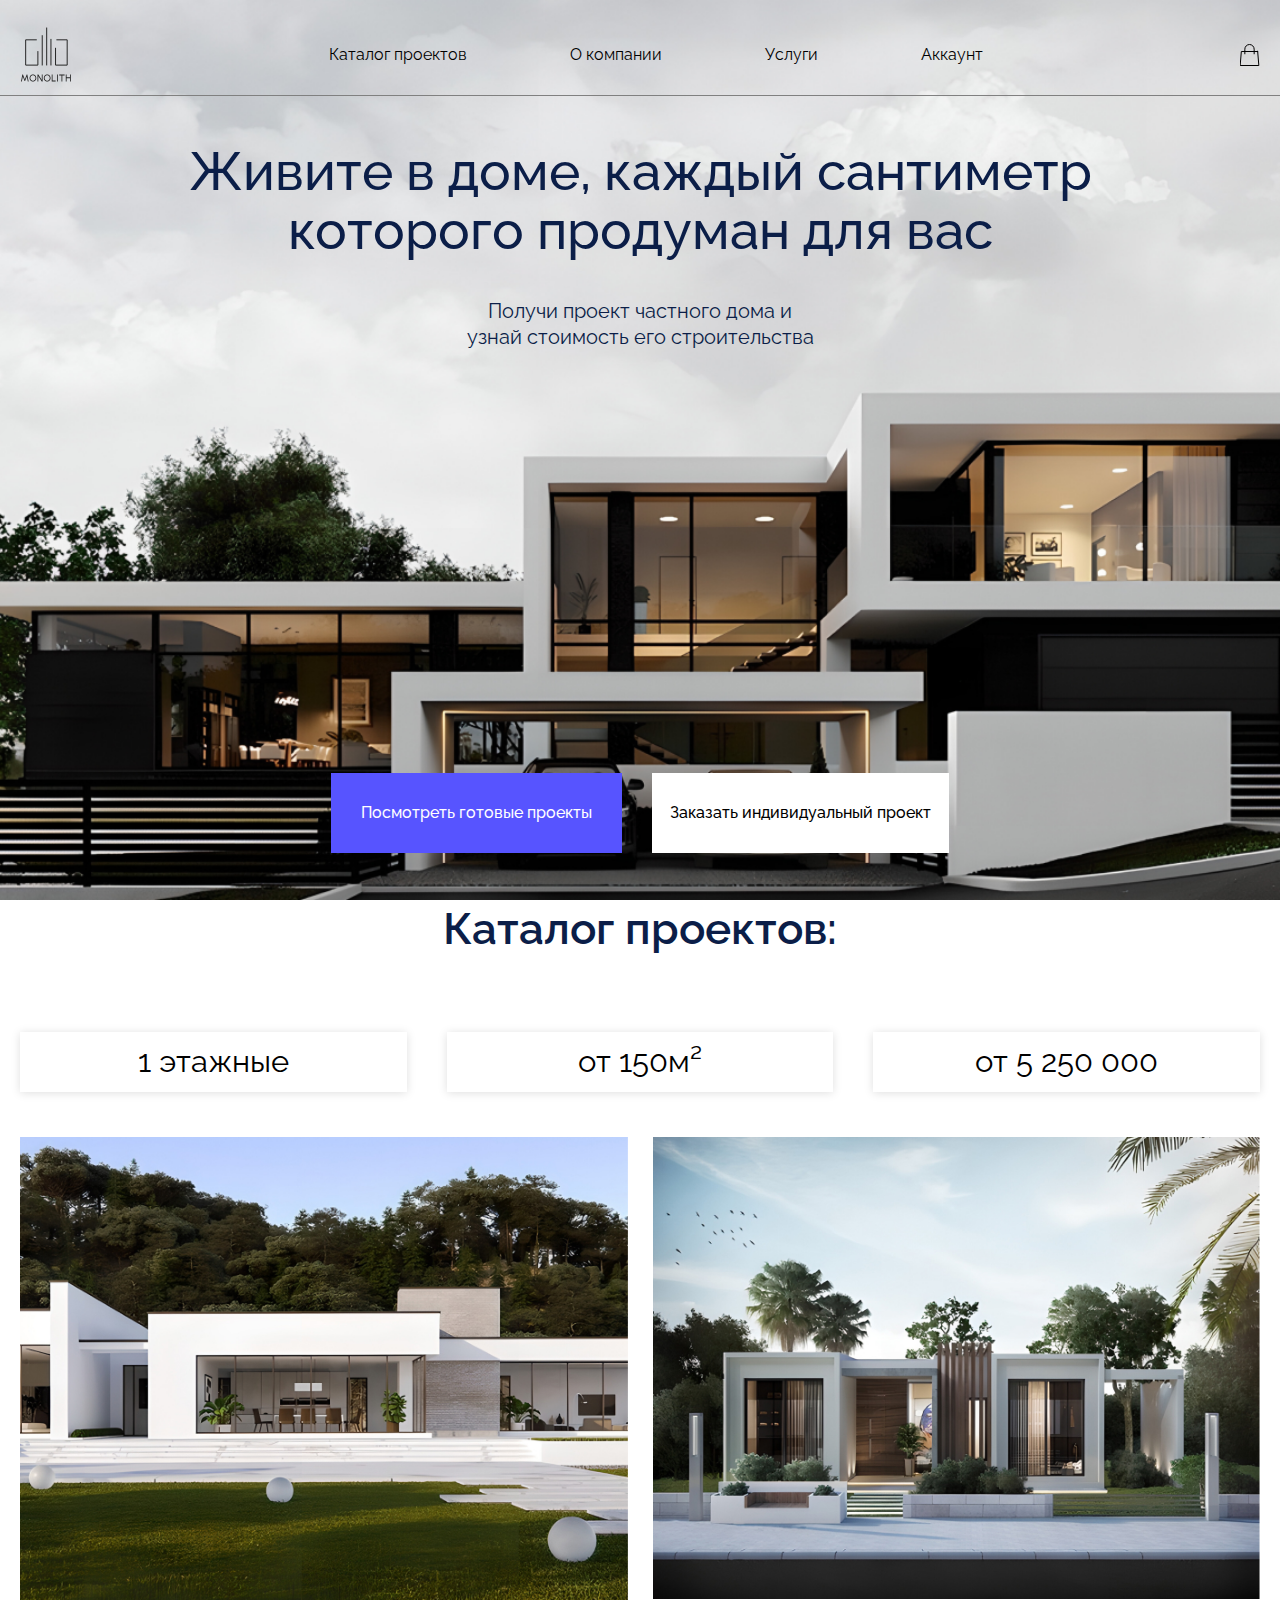
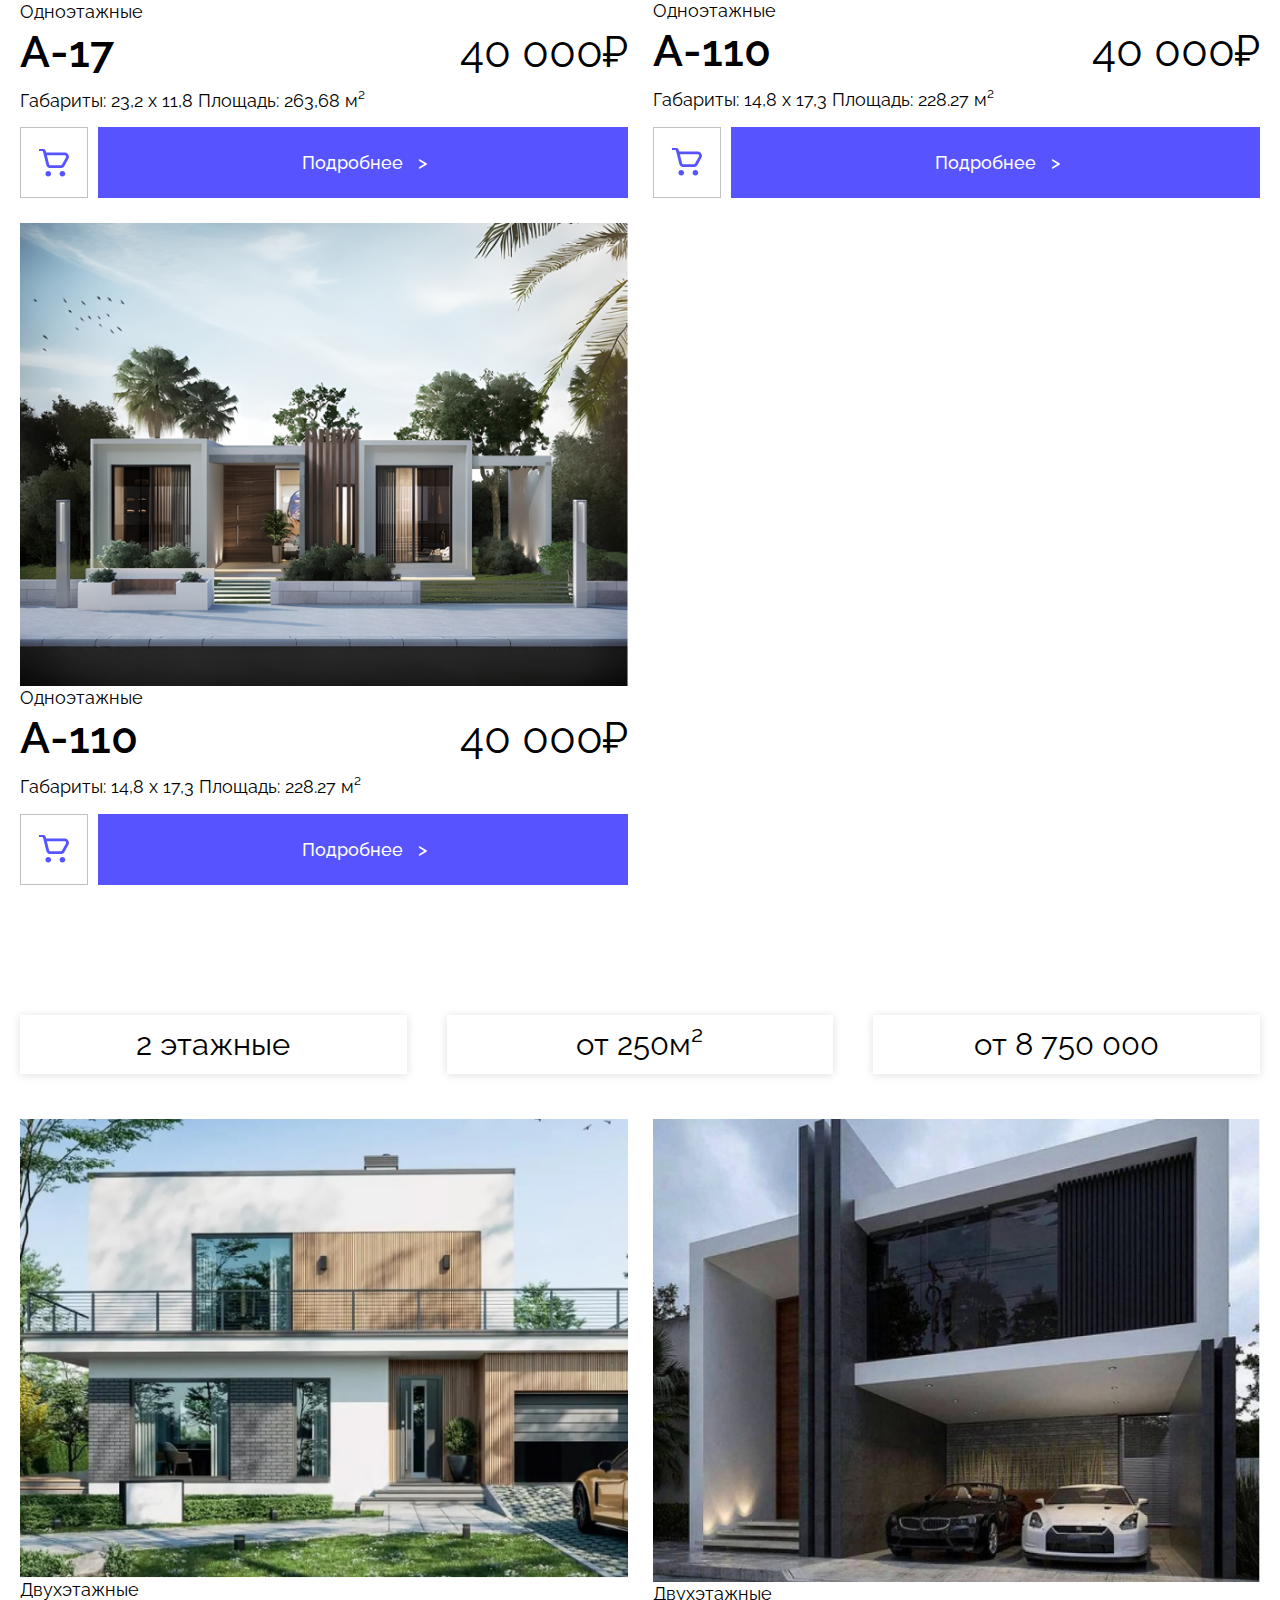
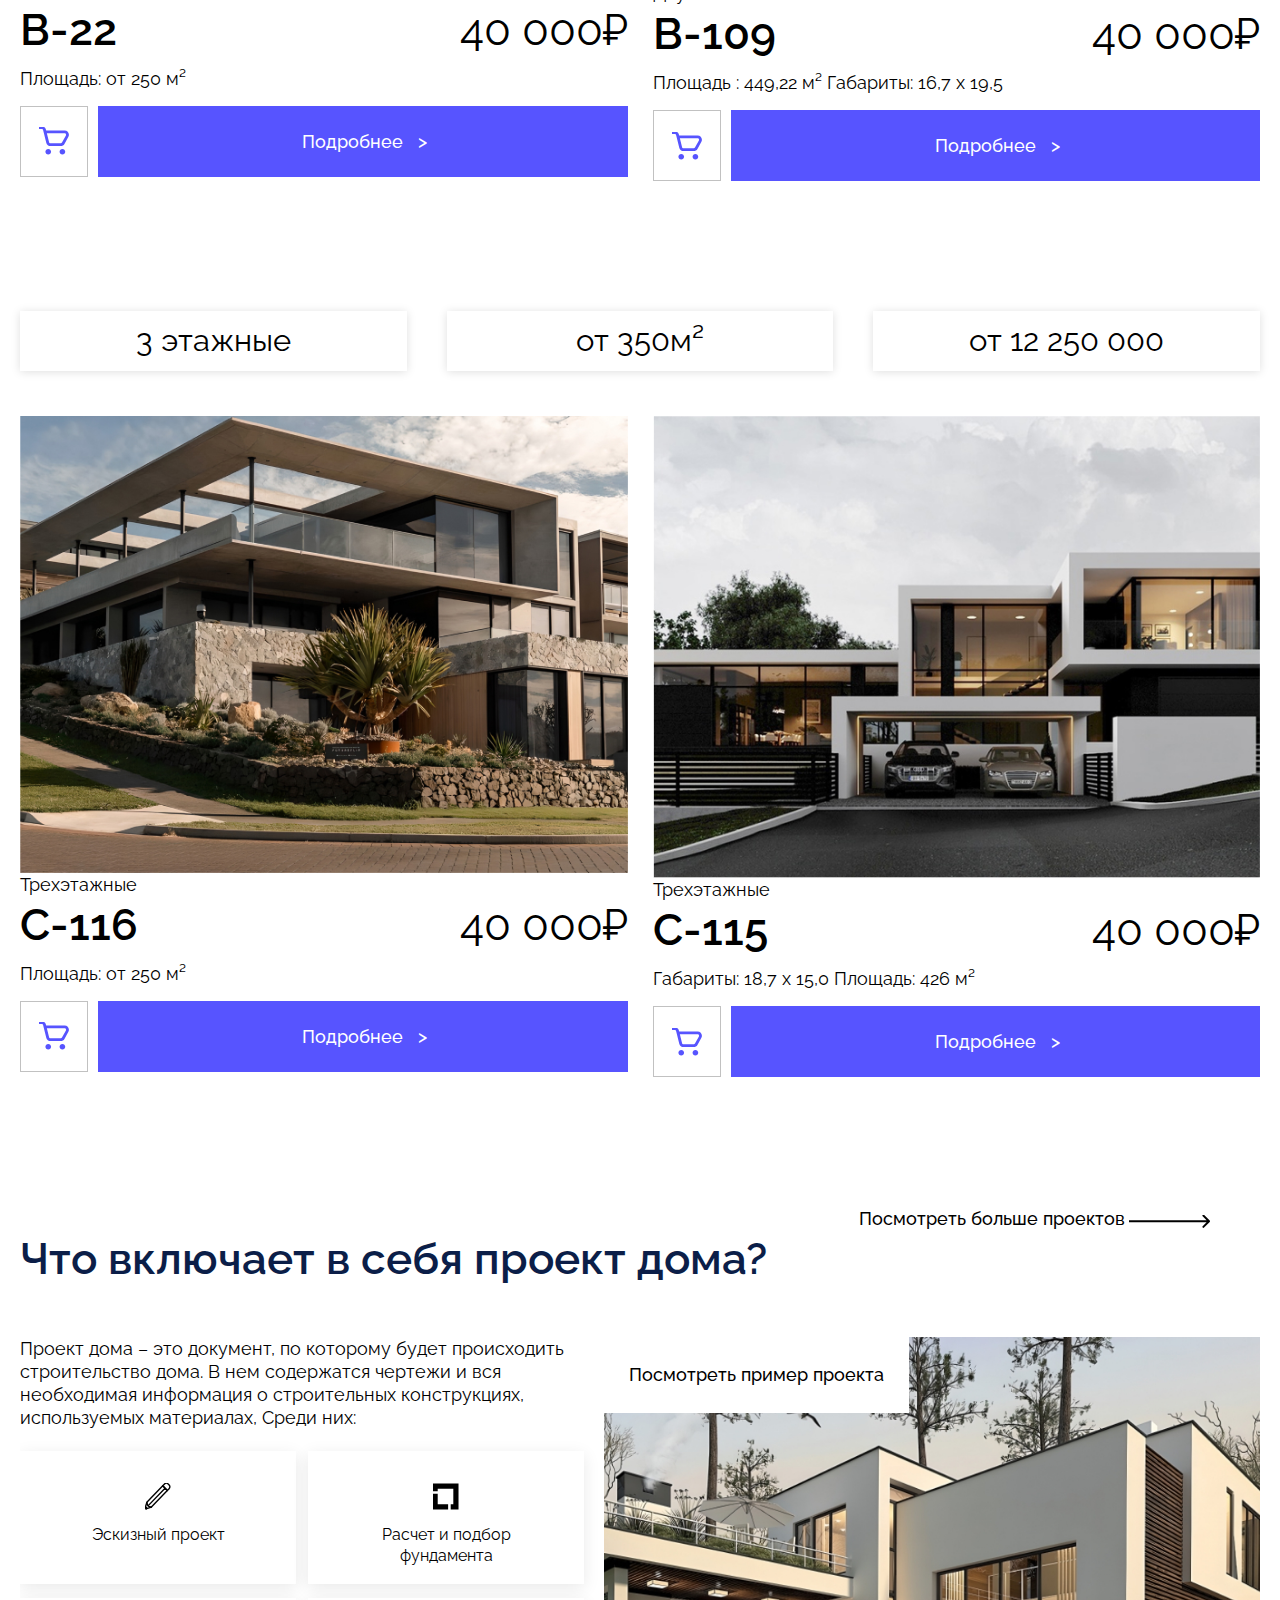
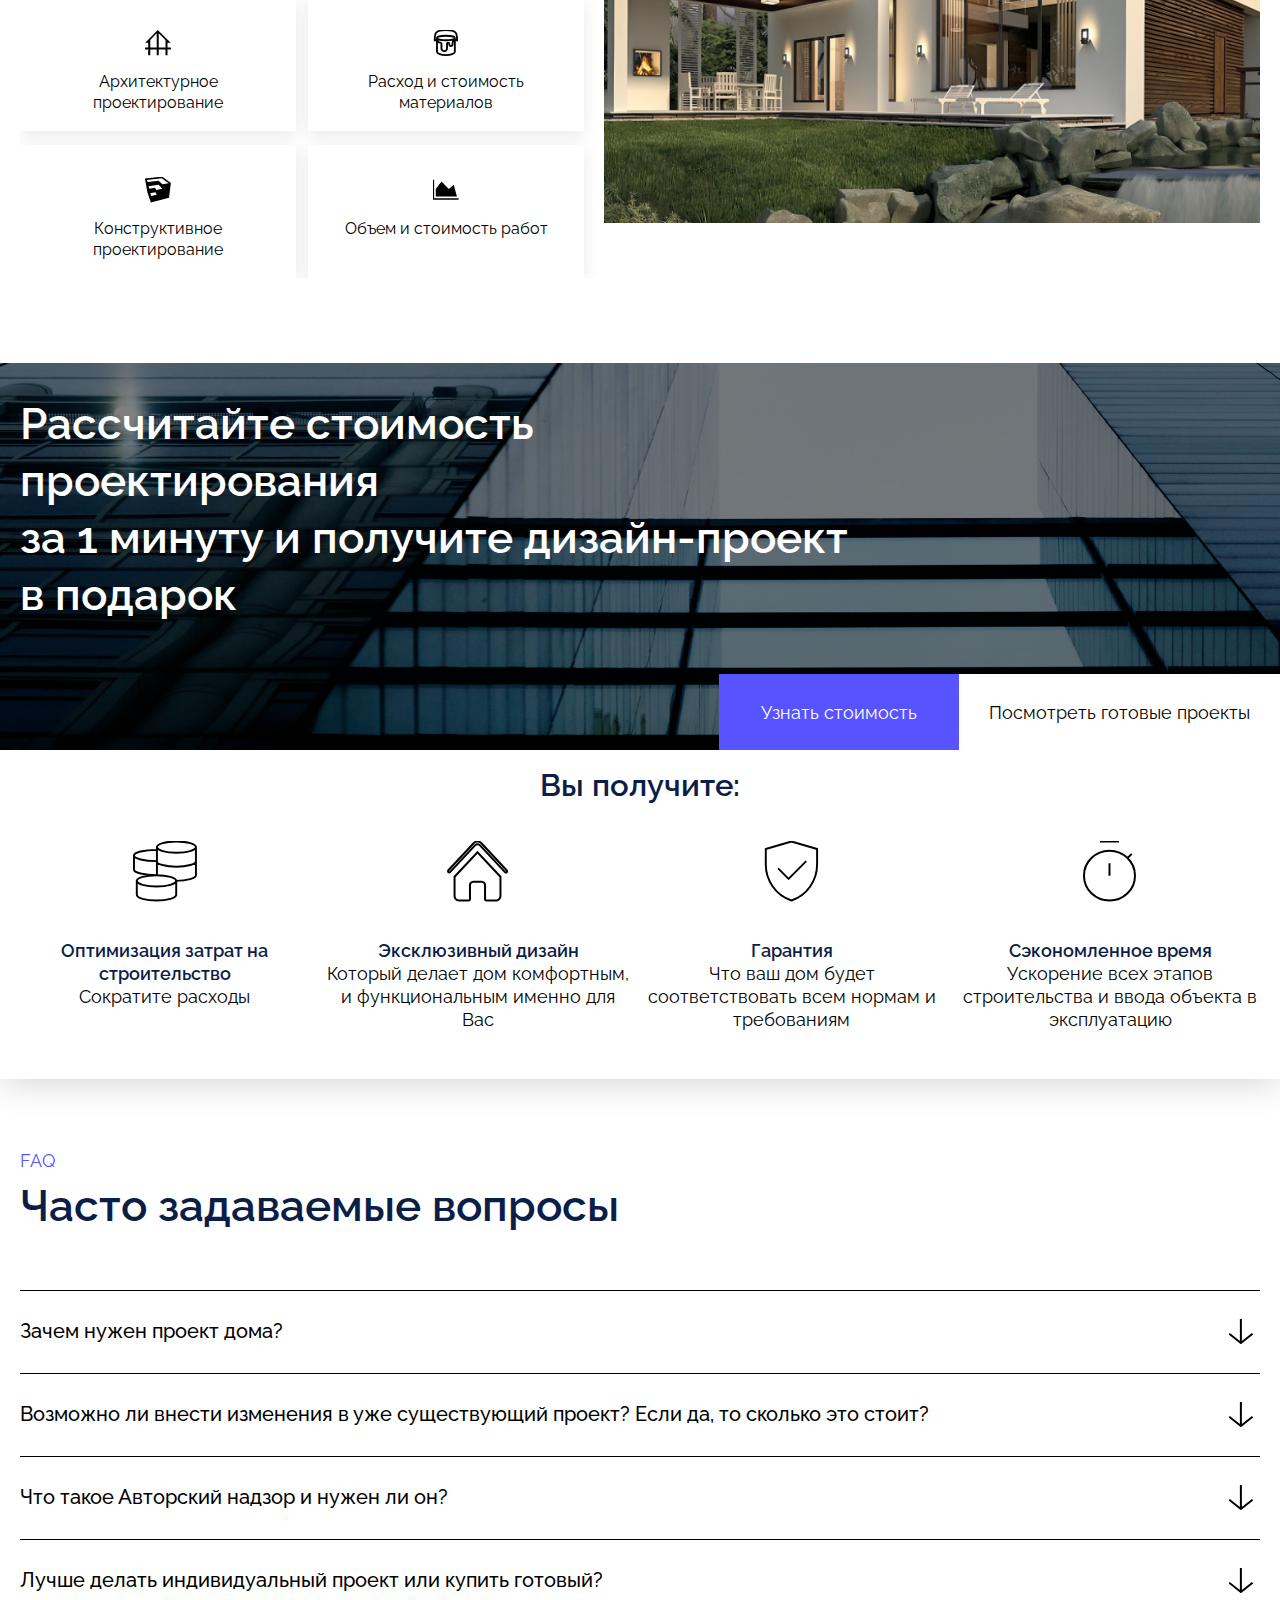
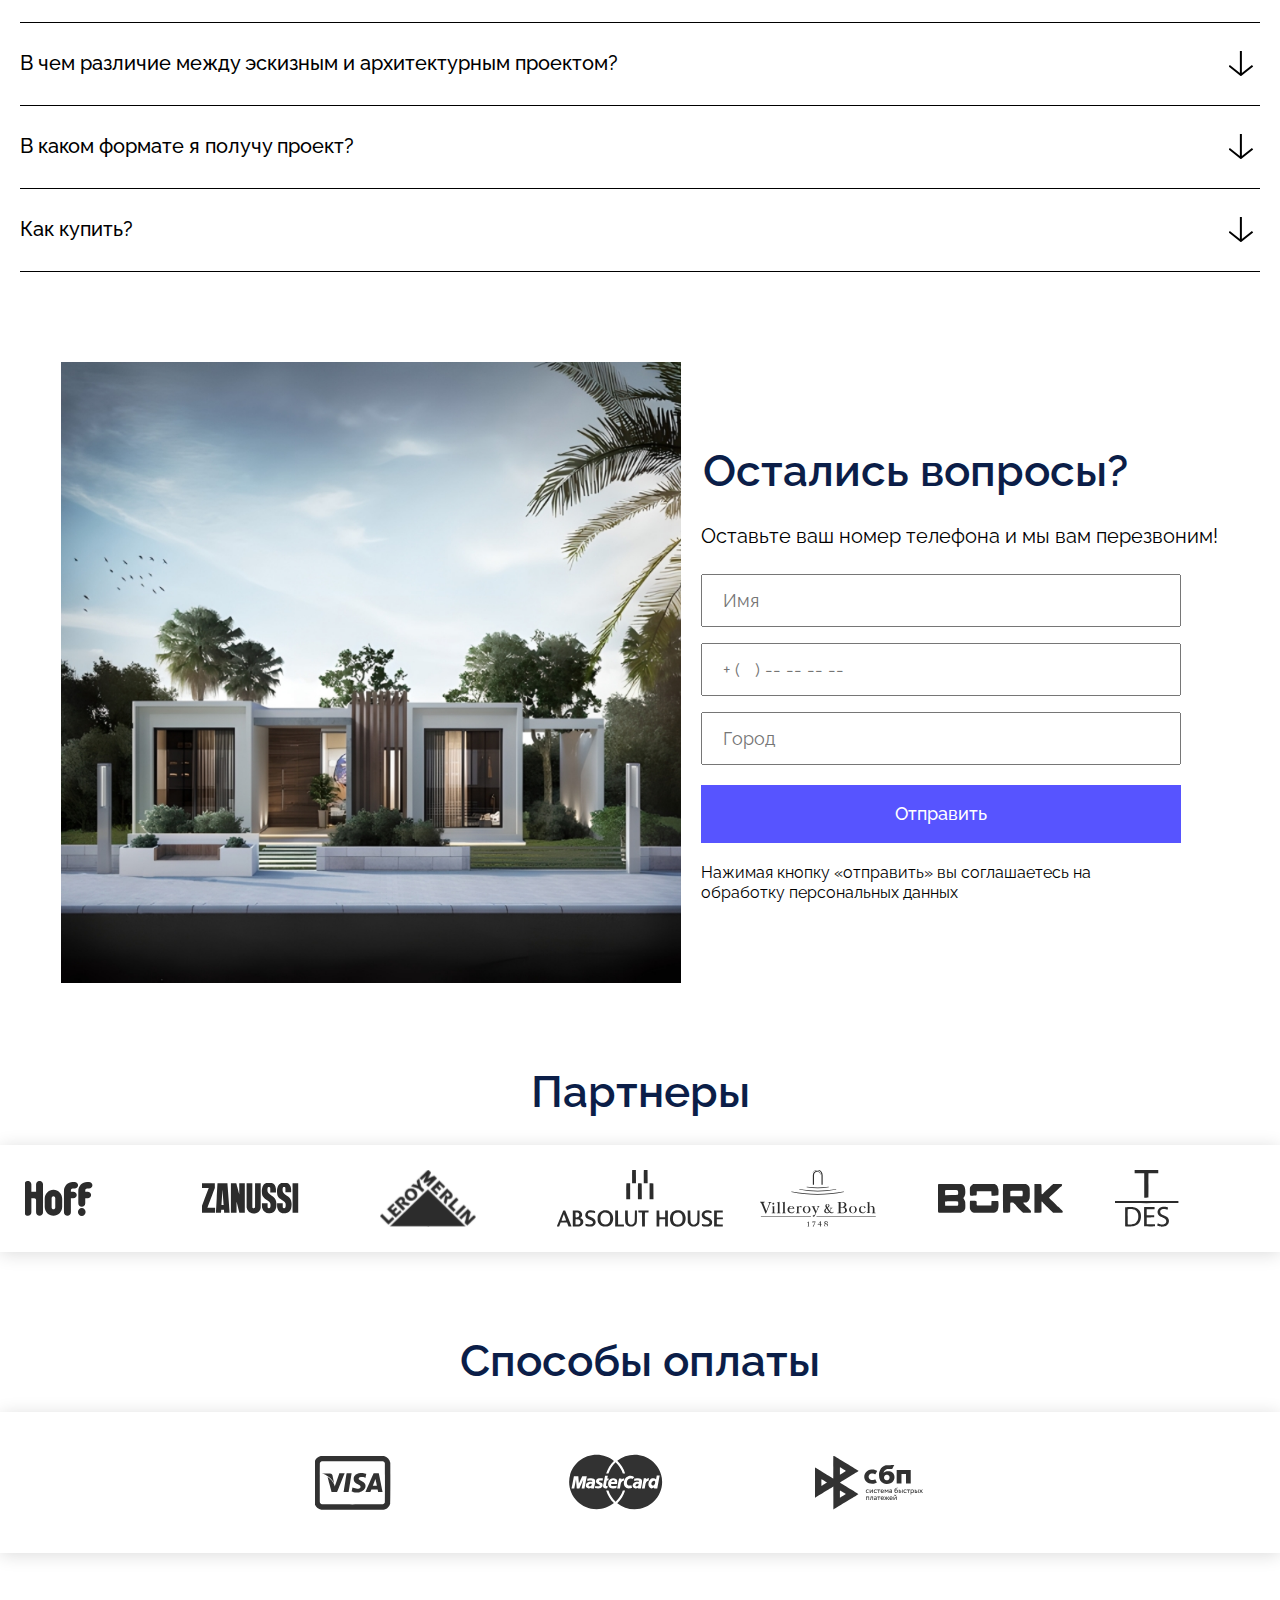
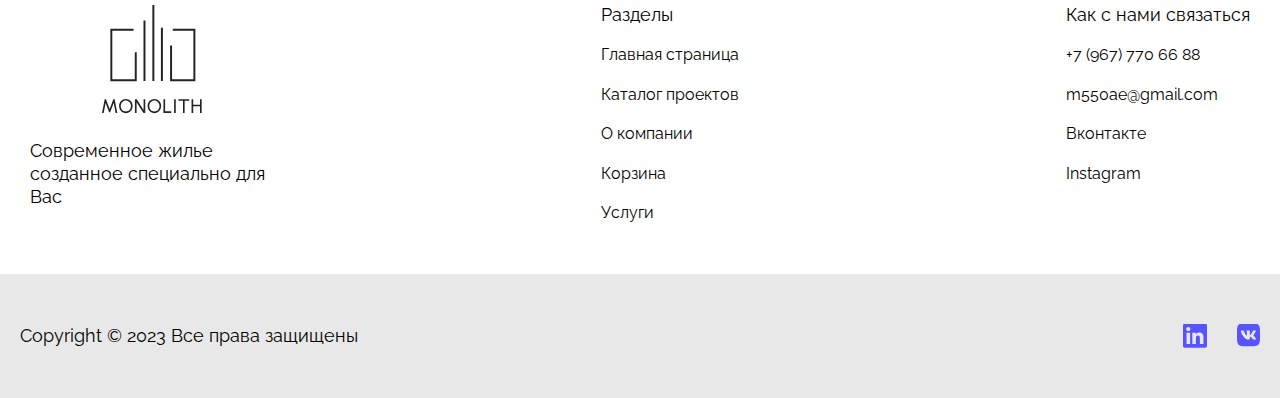
<file: index.html>
<!DOCTYPE html>
<html lang="rus">
  <head>
    <meta charset="UTF-8" />
    <meta name="viewport" content="width=device-width, initial-scale=1.0" />
    <!-- Название сайта -->
    <title>Monotith</title>
    <!-- Файл со всеми стилями -->
    <link rel="stylesheet" href="css/main.css" />
  </head>
  <body>
    <!-- Обертка для сайта -->
    <div class="wrapper">
      <!-- Шапка -->
      <header class="header">
        <div class="header__inner container-header">
          <img
            width="52"
            height="57"
            src="./source/icons/logo.svg"
            alt="monolith"
            class="header__logo visible-mobile"
          />
          <img
            width="52"
            height="57"
            src="./source/icons/logo.svg"
            alt="monolith"
            class="header__logo hidden-mobile"
          />
          <!-- Меню для шапки (на компьютере) -->
          <nav class="header__menu menu hidden-mobile">
            <ul class="menu__list">
              <li class="menu__item">
                <a href="./pages/catalog.html" class="menu__link"
                  >Каталог проектов</a
                >
              </li>
              <li class="menu__item">
                <a href="./pages/about-company.html" class="menu__link"
                  >О компании</a
                >
              </li>
              <li class="menu__item">
                <a href="./pages/services.html" class="menu__link">Услуги</a>
              </li>
              <li class="menu__item">
                <a href="./pages/authorization.html" class="menu__link"
                  >Аккаунт</a
                >
              </li>
            </ul>
          </nav>
          <!-- Мобильное меню (на телефоне) -->
          <nav class="header__menu mobile-bar visible-mobile translate-x">
            <ul class="mobile-bar__list">
              <li class="mobile-bar__item">
                <a href="/" class="mobile-bar__link">
                  <span class="mobile-bar__link-wrapper">
                    <img
                      width="27"
                      height="27"
                      src="./source/icons/home.svg"
                      alt="home"
                    />
                  </span>
                  <span class="mobile-bar__link-text">Главная</span>
                </a>
              </li>
              <li class="mobile-bar__item">
                <a href="./pages/about-company.html" class="mobile-bar__link">
                  <span class="mobile-bar__link-wrapper">
                    <img
                      width="27"
                      height="27"
                      src="./source/icons/document.svg"
                      alt="about company"
                    />
                  </span>
                  <span class="mobile-bar__link-text">О компании</span>
                </a>
              </li>
              <li class="mobile-bar__item">
                <a href="./pages/services.html" class="mobile-bar__link">
                  <span class="mobile-bar__link-wrapper">
                    <img
                      width="27"
                      height="27"
                      src="./source/icons/actions.svg"
                      alt="actions"
                    />
                  </span>
                  <span class="mobile-bar__link-text">Услуги</span>
                </a>
              </li>
              <li class="mobile-bar__item">
                <a href="./pages/catalog" class="mobile-bar__link">
                  <span class="mobile-bar__link-wrapper">
                    <img
                      width="27"
                      height="27"
                      src="./source/icons/projects.svg"
                      alt="projects"
                    />
                  </span>
                  <span class="mobile-bar__link-text">Проекты</span>
                </a>
              </li>
              <li class="mobile-bar__item">
                <a href="./pages/basket" class="mobile-bar__link">
                  <span class="mobile-bar__link-wrapper">
                    <img
                      width="27"
                      height="27"
                      src="./source/icons/basket.svg"
                      alt="basket"
                    />
                  </span>
                  <span class="mobile-bar__link-text">Корзина</span>
                </a>
              </li>
              <li class="mobile-bar__item">
                <a href="./pages/account" class="mobile-bar__link">
                  <span class="mobile-bar__link-wrapper">
                    <img
                      width="27"
                      height="27"
                      src="./source/icons/account.svg"
                      alt="account"
                    />
                  </span>
                  <span class="mobile-bar__link-text">Аккаунт</span>
                </a>
              </li>
            </ul>
          </nav>
          <!-- Кнопка для перехода в корзину (на компьютере) -->
          <a
            href="./pages/basket.html"
            class="header__button button hidden-mobile"
            type="button"
          >
            <svg
              width="20.000000"
              height="22.000000"
              viewBox="0 0 20 22"
              fill="none"
              xmlns="http://www.w3.org/2000/svg"
              xmlns:xlink="http://www.w3.org/1999/xlink"
            >
              <defs />
              <path
                id="Icon"
                d="M17.66 7.5L18.83 21.5L0.16 21.5L1.33 7.5L17.66 7.5ZM4.83 9.83L4.83 5.16C4.83 2.58 6.92 0.5 9.5 0.5C12.07 0.5 14.16 2.58 14.16 5.16L14.16 9.83"
                stroke="#18181B"
                stroke-opacity="1.000000"
                stroke-width="1.000000"
                stroke-linejoin="round"
                stroke-linecap="round"
              />
            </svg>
          </a>
        </div>
      </header>
      <!-- Конец шапки -->

      <!-- Главный контент -->
      <main class="main">
        <!-- Начало: Первая секция (баннер) -->
        <section class="main-page">
          <div class="main-page__wrapper container">
            <h1 class="main-page__title">
              Живите в доме, каждый сантиметр которого продуман для вас
            </h1>
            <p class="main-page__description">
              Получи проект частного дома и узнай стоимость его строительства
            </p>
            <div class="main-page__actions">
              <a
                href="./pages/catalog.html"
                class="main-page__button button button-show button--accent"
              >
                Посмотреть готовые проекты
              </a>
              <a
                href="./pages/quiz.html"
                class="main-page__button button button-order button-white"
              >
                Заказать индивидуальный проект
              </a>
            </div>
          </div>
        </section>
        <!-- Конец: Первая секция (баннер) -->

        <!-- Начало: Секция каталог товаров -->
        <section class="catalog">
          <div class="catalog__inner container">
            <h2 class="catalog__title">Каталог проектов:</h2>
            <!-- Фильтр 1 -->
            <ul class="catalog__filter">
              <li class="catalog__filter-item">1 этажные</li>
              <li class="catalog__filter-item">от 150м²</li>
              <li class="catalog__filter-item">от 5 250 000</li>
            </ul>
            <!-- Каталог товаров для с фильтром 1 -->
            <ul class="catalog__cards cards">
              <li class="catalog__cards-item cards__item">
                <!-- Карточка товара по БЭМ -->
                <article class="catalog__card card">
                  <!-- Фото товара -->
                  <img
                    width="669"
                    height="509"
                    src="./source/images/a-17.jpg"
                    alt="a-17"
                    class="card__image"
                  />
                  <!-- Информация о количестве этажей -->
                  <span class="card__floor-information">Одноэтажные</span>
                  <!-- Главная информация о товаре -->
                  <div class="card__information">
                    <h2 class="card__title">A-17</h2>
                    <p class="card__price">40 000₽</p>
                  </div>
                  <!-- Описание товара -->
                  <p class="card__description">
                    Габариты: 23,2 х 11,8 Площадь: 263,68 м²
                  </p>
                  <!-- Кнопки -->
                  <div class="card__actions">
                    <!-- ССЫЛКА - В КОРЗИНУ -->
                    <a href="#" class="card__button button button-buy">
                      <img
                        width="30"
                        height="28"
                        src="./source/icons/buy.svg"
                        alt="buy"
                      />
                    </a>
                    <a
                      href="./pages/product-page.html"
                      class="card__button button button-details button--accent"
                    >
                      Подробнее
                    </a>
                  </div>
                </article>
              </li>
              <li class="catalog__cards-item cards__item">
                <!-- Карточка товара по БЭМ -->
                <article class="catalog__card card">
                  <!-- Фото товара -->
                  <img
                    width="669"
                    height="509"
                    src="./source/images/a-110.jpg"
                    alt="a-110"
                    class="card__image"
                  />
                  <!-- Информация о количестве этажей -->
                  <span class="card__floor-information">Одноэтажные</span>
                  <!-- Главная информация о товаре -->
                  <div class="card__information">
                    <h2 class="card__title">A-110</h2>
                    <p class="card__price">40 000₽</p>
                  </div>
                  <!-- Описание товара -->
                  <p class="card__description">
                    Габариты: 14,8 х 17,3 Площадь: 228.27 м²
                  </p>
                  <!-- Кнопки -->
                  <div class="card__actions">
                    <!-- ССЫЛКА - В КОРЗИНУ -->
                    <a href="#" class="card__button button button-buy">
                      <img
                        width="30"
                        height="28"
                        src="./source/icons/buy.svg"
                        alt="buy"
                      />
                    </a>
                    <a
                      href="#"
                      class="card__button button button-details button--accent"
                    >
                      Подробнее
                    </a>
                  </div>
                </article>
              </li>
              <li class="catalog__cards-item cards__item">
                <!-- Карточка товара по БЭМ -->
                <article class="catalog__card card">
                  <!-- Фото товара -->
                  <img
                    width="669"
                    height="509"
                    src="./source/images/a-110.jpg"
                    alt="a-110"
                    class="card__image"
                  />
                  <!-- Информация о количестве этажей -->
                  <span class="card__floor-information">Одноэтажные</span>
                  <!-- Главная информация о товаре -->
                  <div class="card__information">
                    <h2 class="card__title">A-110</h2>
                    <p class="card__price">40 000₽</p>
                  </div>
                  <!-- Описание товара -->
                  <p class="card__description">
                    Габариты: 14,8 х 17,3 Площадь: 228.27 м²
                  </p>
                  <!-- Кнопки -->
                  <div class="card__actions">
                    <!-- ССЫЛКА - В КОРЗИНУ -->
                    <a href="#" class="card__button button button-buy">
                      <img
                        width="30"
                        height="28"
                        src="./source/icons/buy.svg"
                        alt="buy"
                      />
                    </a>
                    <a
                      href="./pages/product-page.html"
                      class="card__button button button-details button--accent"
                    >
                      Подробнее
                    </a>
                  </div>
                </article>
              </li>
            </ul>
            <!-- Фильтр 2 -->
            <ul class="catalog__filter">
              <li class="catalog__filter-item">2 этажные</li>
              <li class="catalog__filter-item">от 250м²</li>
              <li class="catalog__filter-item">от 8 750 000</li>
            </ul>
            <!-- Каталог товаров для с фильтром 2 -->
            <ul class="catalog__cards cards">
              <li class="catalog__cards-item cards__item">
                <!-- Карточка товара по БЭМ -->
                <article class="catalog__card card">
                  <!-- Фото товара -->
                  <img
                    width="669"
                    height="509"
                    src="./source/images/b-22.jpg"
                    alt="b-22"
                    class="card__image"
                  />
                  <!-- Информация о количестве этажей -->
                  <span class="card__floor-information">Двухэтажные</span>
                  <!-- Главная информация о товаре -->
                  <div class="card__information">
                    <h2 class="card__title">B-22</h2>
                    <p class="card__price">40 000₽</p>
                  </div>
                  <!-- Описание товара -->
                  <p class="card__description">Площадь: от 250 м²</p>
                  <!-- Кнопки -->
                  <div class="card__actions">
                    <!-- ССЫЛКА - В КОРЗИНУ -->
                    <a href="#" class="card__button button button-buy">
                      <img
                        width="30"
                        height="28"
                        src="./source/icons/buy.svg"
                        alt="buy"
                      />
                    </a>
                    <a
                      href="#"
                      class="card__button button button-details button--accent"
                    >
                      Подробнее
                    </a>
                  </div>
                </article>
              </li>
              <li class="catalog__cards-item cards__item">
                <!-- Карточка товара по БЭМ -->
                <article class="catalog__card card">
                  <!-- Фото товара -->
                  <img
                    width="669"
                    height="509"
                    src="./source/images/b-109.jpg"
                    alt="b-109"
                    class="card__image"
                  />
                  <!-- Информация о количестве этажей -->
                  <span class="card__floor-information">Двухэтажные</span>
                  <!-- Главная информация о товаре -->
                  <div class="card__information">
                    <h2 class="card__title">B-109</h2>
                    <p class="card__price">40 000₽</p>
                  </div>
                  <!-- Описание товара -->
                  <p class="card__description">
                    Площадь : 449,22 м² Габариты: 16,7 х 19,5
                  </p>
                  <!-- Кнопки -->
                  <div class="card__actions">
                    <!-- ССЫЛКА - В КОРЗИНУ -->
                    <a href="#" class="card__button button button-buy">
                      <img
                        width="30"
                        height="28"
                        src="./source/icons/buy.svg"
                        alt="buy"
                      />
                    </a>
                    <button
                      type="button"
                      class="card__button button button-details button--accent"
                    >
                      Подробнее
                    </button>
                  </div>
                </article>
              </li>
            </ul>
            <!-- Фильтр 3 -->
            <ul class="catalog__filter">
              <li class="catalog__filter-item">3 этажные</li>
              <li class="catalog__filter-item">от 350м²</li>
              <li class="catalog__filter-item">от 12 250 000</li>
            </ul>
            <!-- Каталог товаров для с фильтром 3 -->
            <ul class="catalog__cards cards">
              <li class="catalog__cards-item cards__item">
                <!-- Карточка товара по БЭМ -->
                <article class="catalog__card card">
                  <!-- Фото товара -->
                  <img
                    width="669"
                    height="509"
                    src="./source/images/c-115.jpg"
                    alt="c-116"
                    class="card__image"
                  />
                  <!-- Информация о количестве этажей -->
                  <span class="card__floor-information">Трехэтажные</span>
                  <!-- Главная информация о товаре -->
                  <div class="card__information">
                    <h2 class="card__title">C-116</h2>
                    <p class="card__price">40 000₽</p>
                  </div>
                  <!-- Описание товара -->
                  <p class="card__description">Площадь: от 250 м²</p>
                  <!-- Кнопки -->
                  <div class="card__actions">
                    <!-- ССЫЛКА - В КОРЗИНУ -->
                    <a href="#" class="card__button button button-buy">
                      <img
                        width="30"
                        height="28"
                        src="./source/icons/buy.svg"
                        alt="buy"
                      />
                    </a>
                    <a
                      href="#"
                      class="card__button button button-details button--accent"
                    >
                      Подробнее
                    </a>
                  </div>
                </article>
              </li>
              <li class="catalog__cards-item cards__item">
                <!-- Карточка товара по БЭМ -->
                <article class="catalog__card card">
                  <!-- Фото товара -->
                  <img
                    width="669"
                    height="509"
                    src="./source/images/c-116.jpg"
                    alt="c-115"
                    class="card__image"
                  />
                  <!-- Информация о количестве этажей -->
                  <span class="card__floor-information">Трехэтажные</span>
                  <!-- Главная информация о товаре -->
                  <div class="card__information">
                    <h2 class="card__title">С-115</h2>
                    <p class="card__price">40 000₽</p>
                  </div>
                  <!-- Описание товара -->
                  <p class="card__description">
                    Габариты: 18,7 х 15,0 Площадь: 426 м²
                  </p>
                  <!-- Кнопки -->
                  <div class="card__actions">
                    <!-- ССЫЛКА - В КОРЗИНУ -->
                    <a href="#" class="card__button button button-buy">
                      <img
                        width="30"
                        height="28"
                        src="./source/icons/buy.svg"
                        alt="buy"
                      />
                    </a>
                    <a
                      href="#"
                      class="card__button button button-details button--accent"
                    >
                      Подробнее
                    </a>
                  </div>
                </article>
              </li>
            </ul>
            <div class="catalog__look-more-wrapper">
              <!-- КНОПКА - ПОСМОТРЕТЬ БОЛЬШЕ ПРОЕКТОВ -->
              <a href="./pages/catalog.html" class="catalog__look-more-text"
                >Посмотреть больше проектов</a
              >
            </div>
          </div>
        </section>
        <!-- Конец: Секция каталог товаров -->

        <!-- Начало: Секция "Что включает в себя проект дома?" -->
        <section class="our-services container">
          <header class="our-services__header">
            <h2 class="our-services__header-title">
              Что включает в себя проект дома?
            </h2>
          </header>
          <div class="our-services__body">
            <div class="our-services__text">
              <p class="our-services__description">
                Проект дома – это документ, по которому будет происходить
                строительство дома. В нем содержатся чертежи и вся необходимая
                информация о строительных конструкциях, используемых материалах,
                <!-- коммуникациях и дизайне дома. <br /> -->
                Среди них:
              </p>
              <div class="our-services__cards">
                <article class="our-services__card">
                  <div class="our-services__card-wrapper">
                    <img
                      width="26"
                      height="27"
                      src="./source/icons/card-1.svg"
                      alt=""
                    />
                    <p class="our-services__card-description">
                      Эскизный проект
                    </p>
                  </div>
                </article>
                <article class="our-services__card">
                  <div class="our-services__card-wrapper">
                    <img
                      width="26"
                      height="27"
                      src="./source/icons/card-2.svg"
                      alt=""
                    />
                    <p class="our-services__card-description">
                      Расчет и подбор фундамента
                    </p>
                  </div>
                </article>
                <article class="our-services__card">
                  <div class="our-services__card-wrapper">
                    <img
                      width="26"
                      height="27"
                      src="./source/icons/card-3.svg"
                      alt=""
                    />
                    <p class="our-services__card-description">
                      Архитектурное проектирование
                    </p>
                  </div>
                </article>
                <article class="our-services__card">
                  <div class="our-services__card-wrapper">
                    <img
                      width="26"
                      height="27"
                      src="./source/icons/card-4.svg"
                      alt=""
                    />
                    <p class="our-services__card-description">
                      Расход и стоимость материалов
                    </p>
                  </div>
                </article>
                <article class="our-services__card">
                  <div class="our-services__card-wrapper">
                    <img
                      width="26"
                      height="27"
                      src="./source/icons/card-5.svg"
                      alt=""
                    />
                    <p class="our-services__card-description">
                      Конструктивное проектирование
                    </p>
                  </div>
                </article>
                <article class="our-services__card">
                  <div class="our-services__card-wrapper">
                    <img
                      width="26"
                      height="27"
                      src="./source/icons/card-6.svg"
                      alt=""
                    />
                    <p class="our-services__card-description">
                      Объем и стоимость работ
                    </p>
                  </div>
                </article>
              </div>
            </div>
            <div class="our-services__illustration">
              <img
                width="800"
                height="592"
                class="our-services__image"
                src="./source/images/background-1.jpeg"
                alt=""
              />
              <a
                href="./pages/product-page.html"
                class="our-services__button button button-look"
              >
                Посмотреть пример проекта
              </a>
            </div>
          </div>
        </section>
        <!-- Конец: Секция "Что включает в себя проект дома?" -->

        <!-- Начало: Секция "Индивидуальный проект" -->
        <section class="special-project container" hidden>
          <header class="special-project__header">
            <h2 class="special-project__header-title">
              Индивидуальный проект:
            </h2>
          </header>
          <div class="special-project__body">
            <div class="special-project__col-1 col-1">
              <ul class="col-1__list">
                <li class="col-1__list-item">
                  Площадь дома создана под ваши пожелания
                </li>
                <li class="col-1__list-item">
                  Проект создается под ваш бюджет
                </li>
                <li class="col-1__list-item">
                  В проекте будут подходящие для вас материалы
                </li>
              </ul>
              <img
                class="special-project__image"
                width="800"
                height="400"
                src="/source/images/special-1.jpeg"
                alt=""
              />
            </div>
            <div class="special-project__col-2">
              <img
                class="special-project__image"
                width="757"
                height="432"
                src="/source/images/special-2.jpeg"
                alt=""
              />
              <ul class="col-1__list">
                <li class="col-1__list-item">
                  Состав проекта устанавливаете вы
                </li>
                <li class="col-1__list-item">
                  Проект создается с учетом рельефа вашего участка
                </li>
              </ul>
            </div>
          </div>
        </section>
        <!-- Конец: Секция "Индивидуальный проект" -->

        <!-- Начало: Секция "Расчитайте стоимость проекта" -->
        <section class="calculate-section calculate">
          <header class="calculate-section__header">
            <div class="calculate-section__inner calculate__inner container">
              <h2 class="calculate__title calculate-section__title">
                Рассчитайте стоимость <br />
                проектирования <br />
                за 1 минуту и получите дизайн-проект <br />
                <b>в подарок</b>
              </h2>
            </div>
          </header>
          <div class="calculate-section__banner container">
            <h3 class="calculate-section__banner-title">Вы получите:</h3>
            <div class="calculate-section__cards">
              <article class="calculate-section__card">
                <div class="calculate-section__card-wrapper">
                  <img
                    width="64"
                    height="61"
                    src="./source/icons/calc-1.svg"
                    alt=""
                    class="calculate-section__card-image"
                  />
                  <h4 class="calculate-section__card-title">
                    Оптимизация затрат на строительство
                  </h4>
                  <p class="calculate-section__card-description">
                    Сократите расходы
                  </p>
                </div>
              </article>
              <article class="calculate-section__card">
                <div class="calculate-section__card-wrapper">
                  <img
                    width="64"
                    height="61"
                    src="./source/icons/calc-2.svg"
                    alt=""
                    class="calculate-section__card-image"
                  />
                  <h4 class="calculate-section__card-title">
                    Эксклюзивный дизайн
                  </h4>
                  <p class="calculate-section__card-description">
                    Который делает дом комфортным, и функциональным именно для
                    Вас
                  </p>
                </div>
              </article>
              <article class="calculate-section__card">
                <div class="calculate-section__card-wrapper">
                  <img
                    width="64"
                    height="61"
                    src="./source/icons/calc-3.svg"
                    alt=""
                    class="calculate-section__card-image"
                  />
                  <h4 class="calculate-section__card-title">Гарантия</h4>
                  <p class="calculate-section__card-description">
                    Что ваш дом будет соответствовать всем нормам и требованиям
                  </p>
                </div>
              </article>
              <article class="calculate-section__card">
                <div class="calculate-section__card-wrapper">
                  <img
                    width="64"
                    height="61"
                    src="./source/icons/calc-4.svg"
                    alt=""
                    class="calculate-section__card-image"
                  />
                  <h4 class="calculate-section__card-title">
                    Сэкономленное время
                  </h4>
                  <p class="calculate-section__card-description">
                    Ускорение всех этапов строительства и ввода объекта в
                    эксплуатацию
                  </p>
                </div>
              </article>
            </div>
            <div class="calculate-section__actions">
              <a
                href="./pages/basket.html"
                class="calculate-section__button button-price button--accent"
              >
                Узнать стоимость
              </a>
              <a
                href="./pages/catalog.html"
                class="calculate-section__button button-show button--base"
              >
                Посмотреть готовые проекты
              </a>
            </div>
          </div>
        </section>
        <!-- Конец: Секция "Расчитайте стоимость проекта"  -->

        <!-- Начало: Секция "О нас в цифрах" -->
        <section class="our-numbers" hidden>
          <header class="our-numbers__header">
            <h2 class="our-numbers__header-link">О нас в цифрах</h2>
          </header>
          <div class="our-numbers__body">
            <!-- Карточки "О нас в цифрах" -->
            <div class="our-numbers__cards">
              <!-- Карточка "О нас в цифрах по БЭМ" -->
              <article class="our-numbers__card">
                <div class="our-numbers__card-wrapper">
                  <!-- Содержимое карточки -->
                  <h3 class="our-numbers__card-title">> 35 000 м²</h3>
                  <p class="our-numbers__card-description">
                    общей площади спроектировано
                  </p>
                </div>
              </article>
            </div>
          </div>
        </section>
        <!-- Конец: Секция "О нас в цифрах"  -->

        <!-- Начало: Секция "Часто задаваемые вопросы" -->
        <section class="faq container">
          <header class="faq__header">
            <a href="/" class="faq__header-link">FAQ</a>
            <h2 class="faq__header-title">Часто задаваемые вопросы</h2>
          </header>
          <ul class="faq__list">
            <li class="faq__list-item">
              <p class="faq__list-question">Зачем нужен проект дома?</p>
              <button class="faq__list-button" data-action="open-faq">
                <svg
                  width="25.000000"
                  height="26.000000"
                  viewBox="0 0 25 26"
                  fill="none"
                  xmlns="http://www.w3.org/2000/svg"
                  xmlns:xlink="http://www.w3.org/1999/xlink"
                >
                  <defs />
                  <path
                    id="Icon"
                    d="M23.56 14.74L11.88 24.08L0.2 14.74M11.88 24.08L11.88 0.08"
                    stroke="#18181B"
                    stroke-opacity="1.000000"
                    stroke-width="2.000000"
                    stroke-linejoin="round"
                  />
                </svg>
              </button>
            </li>
            <li class="faq__list-item visually-hidden">
              <p class="faq__list-answer">Здесь будет ответ на вопрос выше!</p>
              <button class="faq__list-button" data-action="close-faq">
                <svg
                  width="25.000000"
                  height="26.000000"
                  viewBox="0 0 25 26"
                  fill="none"
                  xmlns="http://www.w3.org/2000/svg"
                  xmlns:xlink="http://www.w3.org/1999/xlink"
                >
                  <desc>Created with Pixso.</desc>
                  <defs />
                  <path
                    id="Icon"
                    d="M0.7 9.42L12.04 0.08L23.38 9.42M12.04 0.08L12.04 24.08"
                    stroke="#18181B"
                    stroke-opacity="1.000000"
                    stroke-width="2.000000"
                    stroke-linejoin="round"
                  />
                </svg>
              </button>
            </li>
            <li class="faq__list-item">
              <p class="faq__list-question">
                Возможно ли внести изменения в уже существующий проект? Если да,
                то сколько это стоит?
              </p>
              <button class="faq__list-button" data-action="open-faq">
                <svg
                  width="25.000000"
                  height="26.000000"
                  viewBox="0 0 25 26"
                  fill="none"
                  xmlns="http://www.w3.org/2000/svg"
                  xmlns:xlink="http://www.w3.org/1999/xlink"
                >
                  <defs />
                  <path
                    id="Icon"
                    d="M23.56 14.74L11.88 24.08L0.2 14.74M11.88 24.08L11.88 0.08"
                    stroke="#18181B"
                    stroke-opacity="1.000000"
                    stroke-width="2.000000"
                    stroke-linejoin="round"
                  />
                </svg>
              </button>
            </li>
            <li class="faq__list-item visually-hidden">
              <p class="faq__list-answer">Здесь будет ответ на вопрос выше!</p>
              <button class="faq__list-button" data-action="close-faq">
                <svg
                  width="25.000000"
                  height="26.000000"
                  viewBox="0 0 25 26"
                  fill="none"
                  xmlns="http://www.w3.org/2000/svg"
                  xmlns:xlink="http://www.w3.org/1999/xlink"
                >
                  <desc>Created with Pixso.</desc>
                  <defs />
                  <path
                    id="Icon"
                    d="M0.7 9.42L12.04 0.08L23.38 9.42M12.04 0.08L12.04 24.08"
                    stroke="#18181B"
                    stroke-opacity="1.000000"
                    stroke-width="2.000000"
                    stroke-linejoin="round"
                  />
                </svg>
              </button>
            </li>
            <li class="faq__list-item">
              <p class="faq__list-question">
                Что такое Авторский надзор и нужен ли он?
              </p>
              <button class="faq__list-button" data-action="open-faq">
                <svg
                  width="25.000000"
                  height="26.000000"
                  viewBox="0 0 25 26"
                  fill="none"
                  xmlns="http://www.w3.org/2000/svg"
                  xmlns:xlink="http://www.w3.org/1999/xlink"
                >
                  <defs />
                  <path
                    id="Icon"
                    d="M23.56 14.74L11.88 24.08L0.2 14.74M11.88 24.08L11.88 0.08"
                    stroke="#18181B"
                    stroke-opacity="1.000000"
                    stroke-width="2.000000"
                    stroke-linejoin="round"
                  />
                </svg>
              </button>
            </li>
            <li class="faq__list-item visually-hidden">
              <p class="faq__list-answer">Здесь будет ответ на вопрос выше!</p>
              <button class="faq__list-button" data-action="close-faq">
                <svg
                  width="25.000000"
                  height="26.000000"
                  viewBox="0 0 25 26"
                  fill="none"
                  xmlns="http://www.w3.org/2000/svg"
                  xmlns:xlink="http://www.w3.org/1999/xlink"
                >
                  <desc>Created with Pixso.</desc>
                  <defs />
                  <path
                    id="Icon"
                    d="M0.7 9.42L12.04 0.08L23.38 9.42M12.04 0.08L12.04 24.08"
                    stroke="#18181B"
                    stroke-opacity="1.000000"
                    stroke-width="2.000000"
                    stroke-linejoin="round"
                  />
                </svg>
              </button>
            </li>
            <li class="faq__list-item">
              <p class="faq__list-question">
                Лучше делать индивидуальный проект или купить готовый?
              </p>
              <button class="faq__list-button" data-action="open-faq">
                <svg
                  width="25.000000"
                  height="26.000000"
                  viewBox="0 0 25 26"
                  fill="none"
                  xmlns="http://www.w3.org/2000/svg"
                  xmlns:xlink="http://www.w3.org/1999/xlink"
                >
                  <defs />
                  <path
                    id="Icon"
                    d="M23.56 14.74L11.88 24.08L0.2 14.74M11.88 24.08L11.88 0.08"
                    stroke="#18181B"
                    stroke-opacity="1.000000"
                    stroke-width="2.000000"
                    stroke-linejoin="round"
                  />
                </svg>
              </button>
            </li>
            <li class="faq__list-item visually-hidden">
              <p class="faq__list-answer">Здесь будет ответ на вопрос выше!</p>
              <button class="faq__list-button" data-action="close-faq">
                <svg
                  width="25.000000"
                  height="26.000000"
                  viewBox="0 0 25 26"
                  fill="none"
                  xmlns="http://www.w3.org/2000/svg"
                  xmlns:xlink="http://www.w3.org/1999/xlink"
                >
                  <desc>Created with Pixso.</desc>
                  <defs />
                  <path
                    id="Icon"
                    d="M0.7 9.42L12.04 0.08L23.38 9.42M12.04 0.08L12.04 24.08"
                    stroke="#18181B"
                    stroke-opacity="1.000000"
                    stroke-width="2.000000"
                    stroke-linejoin="round"
                  />
                </svg>
              </button>
            </li>
            <li class="faq__list-item">
              <p class="faq__list-question">
                В чем различие между эскизным и архитектурным проектом?
              </p>
              <button class="faq__list-button" data-action="open-faq">
                <svg
                  width="25.000000"
                  height="26.000000"
                  viewBox="0 0 25 26"
                  fill="none"
                  xmlns="http://www.w3.org/2000/svg"
                  xmlns:xlink="http://www.w3.org/1999/xlink"
                >
                  <defs />
                  <path
                    id="Icon"
                    d="M23.56 14.74L11.88 24.08L0.2 14.74M11.88 24.08L11.88 0.08"
                    stroke="#18181B"
                    stroke-opacity="1.000000"
                    stroke-width="2.000000"
                    stroke-linejoin="round"
                  />
                </svg>
              </button>
            </li>
            <li class="faq__list-item visually-hidden">
              <p class="faq__list-answer">Здесь будет ответ на вопрос выше!</p>
              <button class="faq__list-button" data-action="close-faq">
                <svg
                  width="25.000000"
                  height="26.000000"
                  viewBox="0 0 25 26"
                  fill="none"
                  xmlns="http://www.w3.org/2000/svg"
                  xmlns:xlink="http://www.w3.org/1999/xlink"
                >
                  <desc>Created with Pixso.</desc>
                  <defs />
                  <path
                    id="Icon"
                    d="M0.7 9.42L12.04 0.08L23.38 9.42M12.04 0.08L12.04 24.08"
                    stroke="#18181B"
                    stroke-opacity="1.000000"
                    stroke-width="2.000000"
                    stroke-linejoin="round"
                  />
                </svg>
              </button>
            </li>
            <li class="faq__list-item">
              <p class="faq__list-question">В каком формате я получу проект?</p>
              <button class="faq__list-button" data-action="open-faq">
                <svg
                  width="25.000000"
                  height="26.000000"
                  viewBox="0 0 25 26"
                  fill="none"
                  xmlns="http://www.w3.org/2000/svg"
                  xmlns:xlink="http://www.w3.org/1999/xlink"
                >
                  <defs />
                  <path
                    id="Icon"
                    d="M23.56 14.74L11.88 24.08L0.2 14.74M11.88 24.08L11.88 0.08"
                    stroke="#18181B"
                    stroke-opacity="1.000000"
                    stroke-width="2.000000"
                    stroke-linejoin="round"
                  />
                </svg>
              </button>
            </li>
            <li class="faq__list-item visually-hidden">
              <p class="faq__list-answer">Здесь будет ответ на вопрос выше!</p>
              <button class="faq__list-button" data-action="close-faq">
                <svg
                  width="25.000000"
                  height="26.000000"
                  viewBox="0 0 25 26"
                  fill="none"
                  xmlns="http://www.w3.org/2000/svg"
                  xmlns:xlink="http://www.w3.org/1999/xlink"
                >
                  <desc>Created with Pixso.</desc>
                  <defs />
                  <path
                    id="Icon"
                    d="M0.7 9.42L12.04 0.08L23.38 9.42M12.04 0.08L12.04 24.08"
                    stroke="#18181B"
                    stroke-opacity="1.000000"
                    stroke-width="2.000000"
                    stroke-linejoin="round"
                  />
                </svg>
              </button>
            </li>
            <li class="faq__list-item">
              <p class="faq__list-question">Как купить?</p>
              <button class="faq__list-button" data-action="open-faq">
                <svg
                  width="25.000000"
                  height="26.000000"
                  viewBox="0 0 25 26"
                  fill="none"
                  xmlns="http://www.w3.org/2000/svg"
                  xmlns:xlink="http://www.w3.org/1999/xlink"
                >
                  <defs />
                  <path
                    id="Icon"
                    d="M23.56 14.74L11.88 24.08L0.2 14.74M11.88 24.08L11.88 0.08"
                    stroke="#18181B"
                    stroke-opacity="1.000000"
                    stroke-width="2.000000"
                    stroke-linejoin="round"
                  />
                </svg>
              </button>
            </li>
            <li class="faq__list-item visually-hidden">
              <p class="faq__list-answer">Здесь будет ответ на вопрос выше!</p>
              <button class="faq__list-button" data-action="close-faq">
                <svg
                  width="25.000000"
                  height="26.000000"
                  viewBox="0 0 25 26"
                  fill="none"
                  xmlns="http://www.w3.org/2000/svg"
                  xmlns:xlink="http://www.w3.org/1999/xlink"
                >
                  <desc>Created with Pixso.</desc>
                  <defs />
                  <path
                    id="Icon"
                    d="M0.7 9.42L12.04 0.08L23.38 9.42M12.04 0.08L12.04 24.08"
                    stroke="#18181B"
                    stroke-opacity="1.000000"
                    stroke-width="2.000000"
                    stroke-linejoin="round"
                  />
                </svg>
              </button>
            </li>
          </ul>
        </section>
        <!-- Конец: Секция "Часто задаваемые вопросы"  -->

        <!-- Начало: Секция "Форма" -->
        <section class="form-section">
          <div class="form-section__inner container">
            <img
              width="800"
              height="800"
              src="./source/images/form-image.jpeg"
              alt=""
              class="form-section__img"
            />
            <!-- Форма -->
            <form action="" method="" class="form form__main-page">
              <fieldset class="form__fieldset">
                <legend class="form__legend">
                  <h2 class="form__title">Остались вопросы?</h2>
                </legend>
                <p class="form__description">
                  Оставьте ваш номер телефона и мы вам перезвоним!
                </p>
                <ul class="form__list">
                  <li class="form__list-item">
                    <label for="name" class="form__label"></label>
                    <!-- Поле ИМЯ -->
                    <input
                      type="text"
                      id="name"
                      name="name"
                      class="form__input"
                      placeholder="Имя"
                      required
                    />
                  </li>
                  <li class="form__list-item">
                    <label for="phone-number" class="form__label"></label>
                    <!-- Поле НОМЕР ТЕЛЕФОНА -->
                    <input
                      type="tel"
                      id="phone-number"
                      name="phone-number"
                      class="form__input"
                      placeholder="+ (   ) -- -- -- --"
                      required
                    />
                  </li>
                  <li class="form__list-item">
                    <label for="city" class="form__label"></label>
                    <!-- Поле ГОРОД -->
                    <input
                      type="text"
                      id="city"
                      name="city"
                      class="form__input"
                      placeholder="Город"
                      required
                    />
                  </li>
                </ul>
                <!-- Кнопка отправить -->
                <button
                  type="submit"
                  class="button button-submit button--accent form__button"
                >
                  Отправить
                </button>
                <p class="form__notification">
                  Нажимая кнопку «отправить» вы соглашаетесь на обработку
                  персональных данных
                </p>
              </fieldset>
            </form>
          </div>
        </section>
        <!-- Конец: Секция "Форма"  -->

        <!-- Начало: Секция "Партнеры" -->
        <section class="partners">
          <header class="partners__header container">
            <h2 class="partners__header-title">Партнеры</h2>
          </header>
          <div class="partners__body">
            <div class="partners__images container">
              <img
                class="partners__image"
                src="./source/icons/hoff.svg"
                alt=""
              />
              <img
                class="partners__image"
                src="./source/icons/zanussi.svg"
                alt=""
              />
              <img class="partners__image" src="./source/icons/lm.svg" alt="" />
              <img
                class="partners__image"
                src="./source/icons/absh.svg"
                alt=""
              />
              <img class="partners__image" src="./source/icons/vb.svg" alt="" />
              <img
                class="partners__image"
                src="./source/icons/bork.svg"
                alt=""
              />
              <img
                class="partners__image"
                src="./source/icons/tdes.svg"
                alt=""
              />
            </div>
          </div>
        </section>
        <!-- Конец: Секция "Партнеры"  -->

        <!-- Начало: Секция "Способы оплаты" -->
        <section class="payments">
          <header class="payments__header container">
            <h2 class="payments__header-title">Способы оплаты</h2>
          </header>
          <div class="payments__body">
            <div class="payments__images container">
              <img
                src="./source/icons/visa.svg"
                alt=""
                class="payments__image"
              />
              <img src="./source/icons/mc.svg" alt="" class="payments__image" />
              <img
                src="./source/icons/sbp.svg"
                alt=""
                class="payments__image"
              />
            </div>
          </div>
        </section>
        <!-- Конец: Секция "Способы оплаты"  -->
      </main>
      <!-- Подвал сайта (футер) -->
      <footer class="footer">
        <div class="footer__inner">
          <div class="footer__body">
            <div class="footer__body-content container">
              <div class="footer__logo-wrapper">
                <img
                  width="104"
                  height="116"
                  src="./source/icons/logo.svg"
                  alt=""
                  class="footer__logo"
                />
                <p class="footer__logo-description">
                  Современное жилье созданное специально для Вас
                </p>
              </div>
              <nav class="footer__nav">
                <ul class="footer__list">
                  <li class="footer__list-item">Разделы</li>
                  <li class="footer__list-item">
                    <a href="/" class="footer__list-link">Главная страница</a>
                  </li>
                  <li class="footer__list-item">
                    <a href="../pages/catalog.html" class="footer__list-link"
                      >Каталог проектов</a
                    >
                  </li>
                  <li class="footer__list-item">
                    <a
                      href="../pages/about-company.html"
                      class="footer__list-link"
                      >О компании</a
                    >
                  </li>
                  <li class="footer__list-item">
                    <a href="../pages/basket.html" class="footer__list-link"
                      >Корзина</a
                    >
                  </li>
                  <li class="footer__list-item">
                    <a href="../pages/services.html" class="footer__list-link"
                      >Услуги</a
                    >
                  </li>
                </ul>
              </nav>
              <nav class="footer__nav">
                <ul class="footer__list">
                  <li class="footer__list-item">Как с нами связаться</li>
                  <li class="footer__list-item">
                    <a href="#" class="footer__list-link" title="Phone-number"
                      >+7 (967) 770 66 88</a
                    >
                  </li>
                  <li class="footer__list-item">
                    <a href="#" class="footer__list-link" title="Gmail"
                      >m550ae@gmail.com</a
                    >
                  </li>
                  <li class="footer__list-item">
                    <a href="#" class="footer__list-link" title="Vkontakte"
                      >Вконтакте</a
                    >
                  </li>
                  <li class="footer__list-item">
                    <a href="#" class="footer__list-link" title="Instagram"
                      >Instagram</a
                    >
                  </li>
                </ul>
              </nav>
            </div>
          </div>
          <div class="footer__bottom">
            <div class="footer__bottom-content container">
              <p class="footer__copyright">
                Copyright © 2023 Все права защищены
              </p>
              <div class="footer__links">
                <a href="" class="footer__link">
                  <img
                    class="footer__link-icon"
                    src="./source/icons/in-icon.svg"
                    alt="in"
                  />
                </a>
                <a href="" class="footer__link">
                  <img
                    class="footer__link-icon"
                    src="./source/icons/vk-icon.svg"
                    alt="vk"
                  />
                </a>
              </div>
            </div>
          </div>
        </div>
      </footer>
      <div class="overlay" hidden></div>
    </div>
    <!-- Скрипты -->
    <script src="message.js"></script>
    <script src="script.js"></script>
    <script src="tabs.js"></script>
  </body>
</html>
</file>
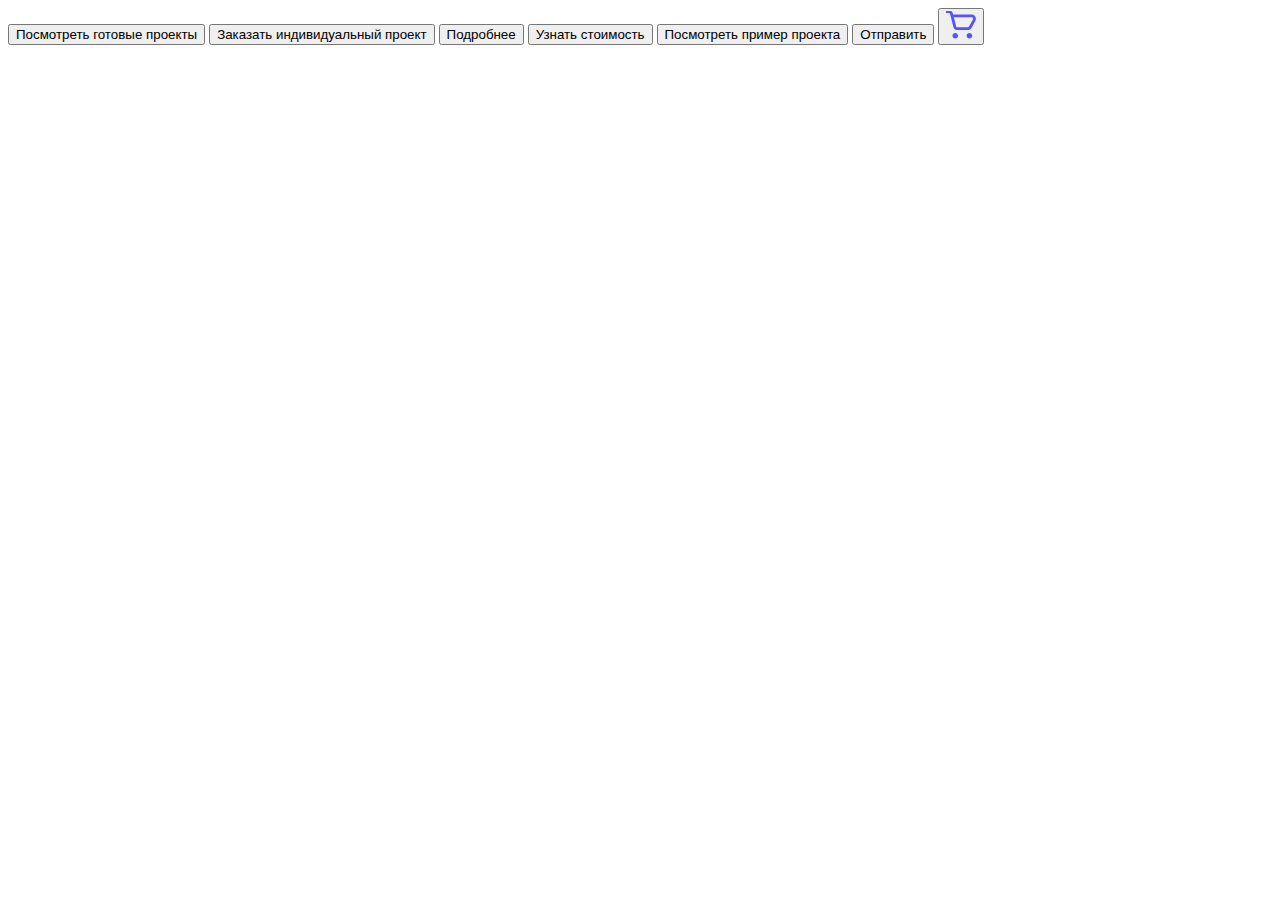
<file: components.html>
<!DOCTYPE html>
<html lang="en">
  <head>
    <meta charset="UTF-8" />
    <meta name="viewport" content="width=device-width, initial-scale=1.0" />
    <title>components</title>
  </head>
  <body>
    <button type="button" class="button button-show button--accent">
      Посмотреть готовые проекты
    </button>
    <button type="button" class="button button-order">
      Заказать индивидуальный проект
    </button>
    <button
      type="button"
      class="button button-details button--accent"
      data-action="open-modal"
    >
      Подробнее
    </button>
    <button type="button" class="button button-price button--accent">
      Узнать стоимость
    </button>
    <button type="button" class="button button-look">
      Посмотреть пример проекта
    </button>
    <button type="submit" class="button button-submit button--accent">
      Отправить
    </button>
    <button type="button" class="button button-buy">
      <img src="/source/icons/buy.svg" alt="buy" />
    </button>
  </body>
</html>
</file>
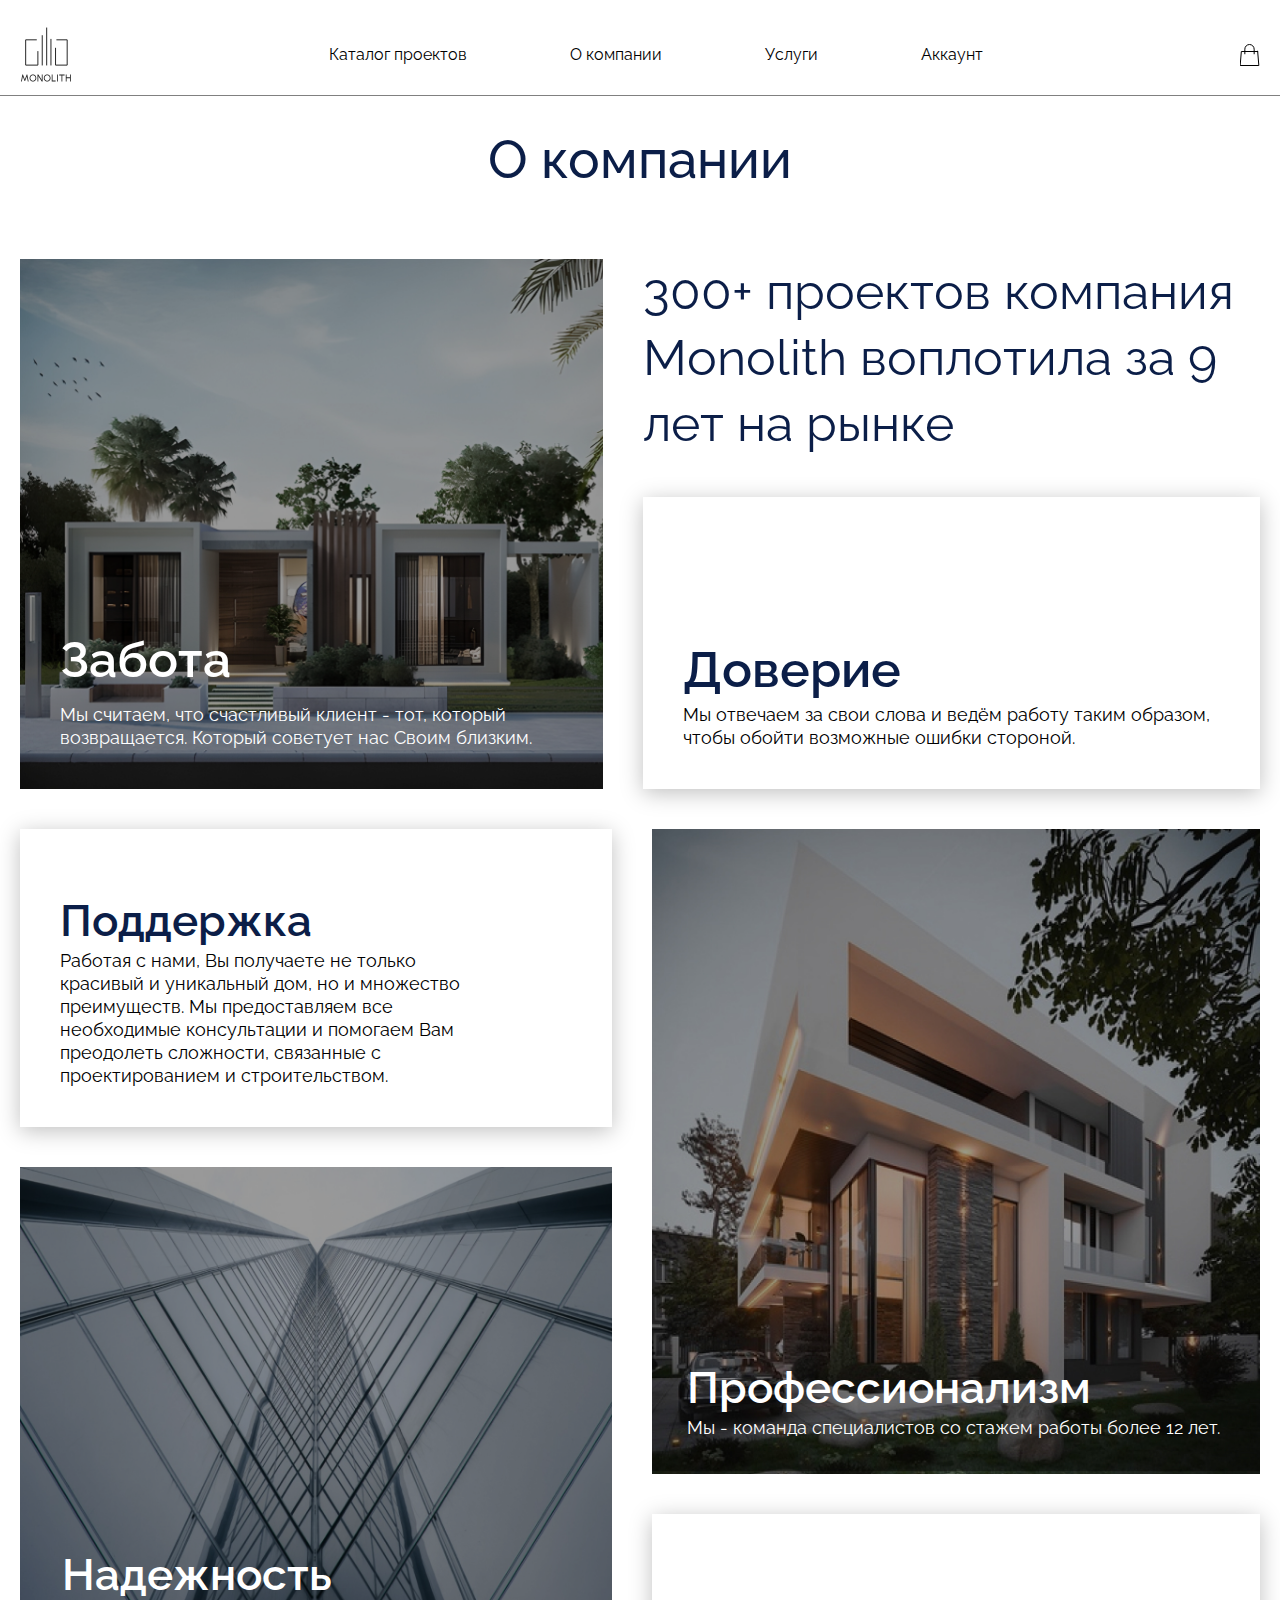
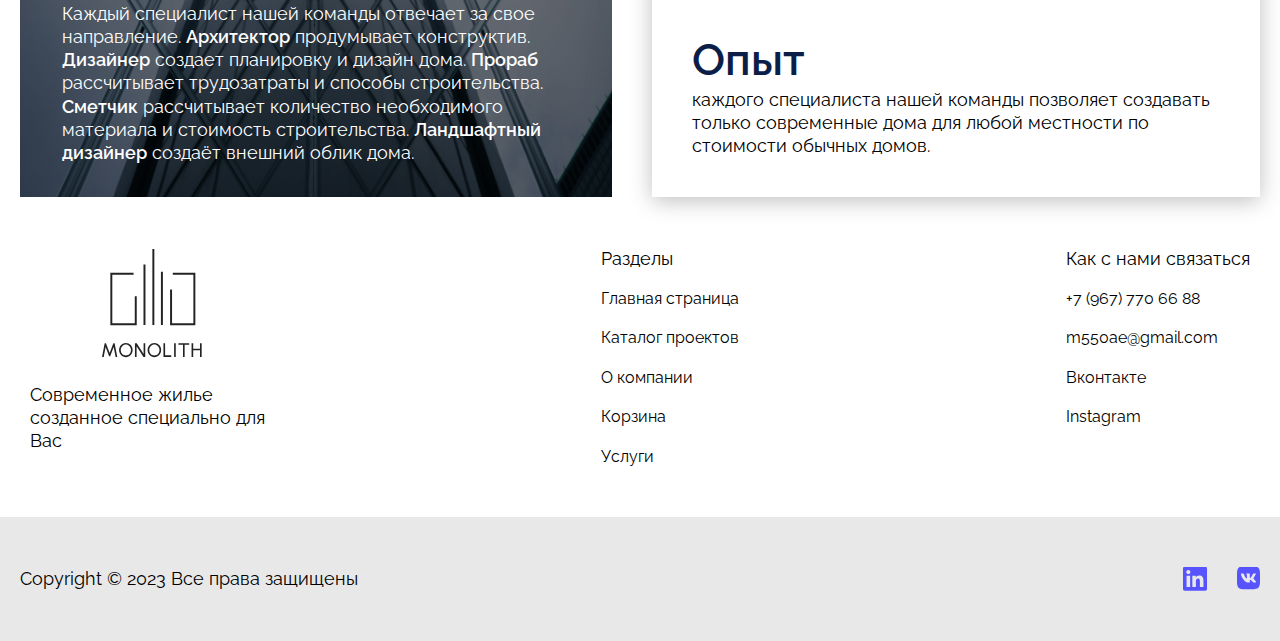
<file: pages/about-company.html>
<!DOCTYPE html>
<html lang="en">
  <head>
    <meta charset="UTF-8" />
    <meta name="viewport" content="width=device-width, initial-scale=1.0" />
    <link rel="stylesheet" href="../css/main.css" />
    <title>О компании</title>
  </head>
  <body>
    <div class="wrapper">
      <!-- Шапка -->
      <header class="header">
        <div class="header__inner container-header">
          <a href="../index.html" class="hidden-mobile">
            <img
              width="52"
              height="57"
              src="../source/icons/logo.svg"
              alt="monolith"
              class="header__logo"
            />
          </a>
          <img
            width="52"
            height="57"
            src="../source/icons/logo.svg"
            alt="monolith"
            class="header__logo visible-mobile"
          />
          <!-- Меню для шапки (на компьютере) -->
          <nav class="header__menu menu hidden-mobile">
            <ul class="menu__list">
              <li class="menu__item">
                <a href="./catalog.html" class="menu__link">Каталог проектов</a>
              </li>
              <li class="menu__item">
                <a href="#" class="menu__link">О компании</a>
              </li>
              <li class="menu__item">
                <a href="./services.html" class="menu__link">Услуги</a>
              </li>
              <li class="menu__item">
                <a href="./account.html" class="menu__link">Аккаунт</a>
              </li>
            </ul>
          </nav>
          <!-- Мобильное меню (на телефоне) -->
          <nav class="header__menu mobile-bar visible-mobile translate-x">
            <ul class="mobile-bar__list">
              <li class="mobile-bar__item">
                <a href="../index.html" class="mobile-bar__link">
                  <span class="mobile-bar__link-wrapper">
                    <img
                      width="27"
                      height="27"
                      src="../source/icons/home.svg"
                      alt="home"
                    />
                  </span>
                  <span class="mobile-bar__link-text">Главная</span>
                </a>
              </li>
              <li class="mobile-bar__item">
                <a href="#" class="mobile-bar__link">
                  <span class="mobile-bar__link-wrapper">
                    <img
                      width="27"
                      height="27"
                      src="../source/icons/document.svg"
                      alt="about company"
                    />
                  </span>
                  <span class="mobile-bar__link-text">О компании</span>
                </a>
              </li>
              <li class="mobile-bar__item">
                <a href="./services.html" class="mobile-bar__link">
                  <span class="mobile-bar__link-wrapper">
                    <img
                      width="27"
                      height="27"
                      src="../source/icons/actions.svg"
                      alt="actions"
                    />
                  </span>
                  <span class="mobile-bar__link-text">Услуги</span>
                </a>
              </li>
              <li class="mobile-bar__item">
                <a href="./pages/catalog.html" class="mobile-bar__link">
                  <span class="mobile-bar__link-wrapper">
                    <img
                      width="27"
                      height="27"
                      src="../source/icons/projects.svg"
                      alt="projects"
                    />
                  </span>
                  <span class="mobile-bar__link-text">Проекты</span>
                </a>
              </li>
              <li class="mobile-bar__item">
                <a href="./basket.html" class="mobile-bar__link">
                  <span class="mobile-bar__link-wrapper">
                    <img
                      width="27"
                      height="27"
                      src="../source/icons/basket.svg"
                      alt="basket"
                    />
                  </span>
                  <span class="mobile-bar__link-text">Корзина</span>
                </a>
              </li>
              <li class="mobile-bar__item">
                <a href="./account.html" class="mobile-bar__link">
                  <span class="mobile-bar__link-wrapper">
                    <img
                      width="27"
                      height="27"
                      src="../source/icons/account.svg"
                      alt="account"
                    />
                  </span>
                  <span class="mobile-bar__link-text">Аккаунт</span>
                </a>
              </li>
            </ul>
          </nav>
          <!-- Кнопка для перехода в корзину (на компьютере) -->
          <a href="./basket.html" class="header__button button hidden-mobile">
            <svg
              width="20.000000"
              height="22.000000"
              viewBox="0 0 20 22"
              fill="none"
              xmlns="http://www.w3.org/2000/svg"
              xmlns:xlink="http://www.w3.org/1999/xlink"
            >
              <defs />
              <path
                id="Icon"
                d="M17.66 7.5L18.83 21.5L0.16 21.5L1.33 7.5L17.66 7.5ZM4.83 9.83L4.83 5.16C4.83 2.58 6.92 0.5 9.5 0.5C12.07 0.5 14.16 2.58 14.16 5.16L14.16 9.83"
                stroke="#18181B"
                stroke-opacity="1.000000"
                stroke-width="1.000000"
                stroke-linejoin="round"
                stroke-linecap="round"
              />
            </svg>
          </a>
        </div>
      </header>
      <!-- Конец шапки -->

      <main class="about-page">
        <div class="about container">
          <h1 class="about__title title">О компании</h1>
          <div class="about__top">
            <div class="about__care-block">
              <h3 class="about__care-title block-title">Забота</h3>
              <p class="about__care-discr block-discr">
                Мы считаем, что счастливый клиент - тот, который возвращается.
                Который советует нас Своим близким.
              </p>
            </div>
            <div class="about__company-discr">
              <p class="about__company-title block-title">
                300+ проектов компания Monolith воплотила за 9 лет на рынке
              </p>
            </div>
            <div class="about__trust">
              <h3 class="about__trust-title block-title">Доверие</h3>
              <p class="about__trust-discr">
                Мы отвечаем за свои слова и ведём работу таким образом, чтобы
                обойти возможные ошибки стороной.
              </p>
            </div>
          </div>
          <div class="about__bottom">
            <div class="about__support-block">
              <h2 class="about__support-title block-title">Поддержка</h2>
              <p class="about__support-discr block-discr">
                Работая с нами, Вы получаете не только красивый и уникальный
                дом, но и множество преимуществ. Мы предоставляем все
                необходимые консультации и помогаем Вам преодолеть сложности,
                связанные с проектированием и строительством.
              </p>
            </div>
            <div class="about__security-block">
              <h2 class="about__security-title block-title">Надежность</h2>
              <p class="about__security-discr block-discr">
                Каждый специалист нашей команды отвечает за свое направление.
                <b>Архитектор</b> продумывает конструктив.
                <b>Дизайнер</b> создает планировку и дизайн дома.
                <b>Прораб</b> рассчитывает трудозатраты и способы строительства.
                <b>Сметчик</b> рассчитывает количество необходимого материала и
                стоимость строительства. <b>Ландшафтный дизайнер</b> создаёт
                внешний облик дома.
              </p>
            </div>
            <div class="about__professionalism-block">
              <h2 class="about__professionalism-title block-title">
                Профессионализм
              </h2>
              <p class="about__professionalism-discr block-discr">
                Мы - команда специалистов со стажем работы более 12 лет.
              </p>
            </div>
            <div class="about__experience-block">
              <h2 class="about__experience-title block-title">Опыт</h2>
              <p class="about__experience-discr block-discr">
                каждого специалиста нашей команды позволяет создавать только
                современные дома для любой местности по стоимости обычных домов.
              </p>
            </div>
          </div>
        </div>
      </main>
      <!-- Подвал сайта (футер) -->
      <footer class="footer">
        <div class="footer__inner">
          <div class="footer__body">
            <div class="footer__body-content container">
              <div class="footer__logo-wrapper">
                <img
                  width="104"
                  height="116"
                  src="../source/icons/logo.svg"
                  alt=""
                  class="footer__logo"
                />
                <p class="footer__logo-description">
                  Современное жилье созданное специально для Вас
                </p>
              </div>
              <nav class="footer__nav">
                <ul class="footer__list">
                  <li class="footer__list-item">Разделы</li>
                  <li class="footer__list-item">
                    <a href="../pages/index.html" class="footer__list-link"
                      >Главная страница</a
                    >
                  </li>
                  <li class="footer__list-item">
                    <a href="./catalog.html" class="footer__list-link"
                      >Каталог проектов</a
                    >
                  </li>
                  <li class="footer__list-item">
                    <a href="/" class="footer__list-link">О компании</a>
                  </li>
                  <li class="footer__list-item">
                    <a href="./basket.html" class="footer__list-link"
                      >Корзина</a
                    >
                  </li>
                  <li class="footer__list-item">
                    <a href="./services.html" class="footer__list-link"
                      >Услуги</a
                    >
                  </li>
                </ul>
              </nav>
              <nav class="footer__nav">
                <ul class="footer__list">
                  <li class="footer__list-item">Как с нами связаться</li>
                  <li class="footer__list-item">
                    <a href="#" class="footer__list-link" title="Phone-number"
                      >+7 (967) 770 66 88</a
                    >
                  </li>
                  <li class="footer__list-item">
                    <a href="#" class="footer__list-link" title="Gmail"
                      >m550ae@gmail.com</a
                    >
                  </li>
                  <li class="footer__list-item">
                    <a href="#" class="footer__list-link" title="Vkontakte"
                      >Вконтакте</a
                    >
                  </li>
                  <li class="footer__list-item">
                    <a href="#" class="footer__list-link" title="Instagram"
                      >Instagram</a
                    >
                  </li>
                </ul>
              </nav>
            </div>
          </div>
          <div class="footer__bottom">
            <div class="footer__bottom-content container">
              <p class="footer__copyright">
                Copyright © 2023 Все права защищены
              </p>
              <div class="footer__links">
                <a href="" class="footer__link">
                  <img
                    class="footer__link-icon"
                    src="../source/icons/in-icon.svg"
                    alt="in"
                  />
                </a>
                <a href="" class="footer__link">
                  <img
                    class="footer__link-icon"
                    src="../source/icons/vk-icon.svg"
                    alt="vk"
                  />
                </a>
              </div>
            </div>
          </div>
        </div>
      </footer>
    </div>
    <script src="../script.js"></script>
  </body>
</html>
</file>
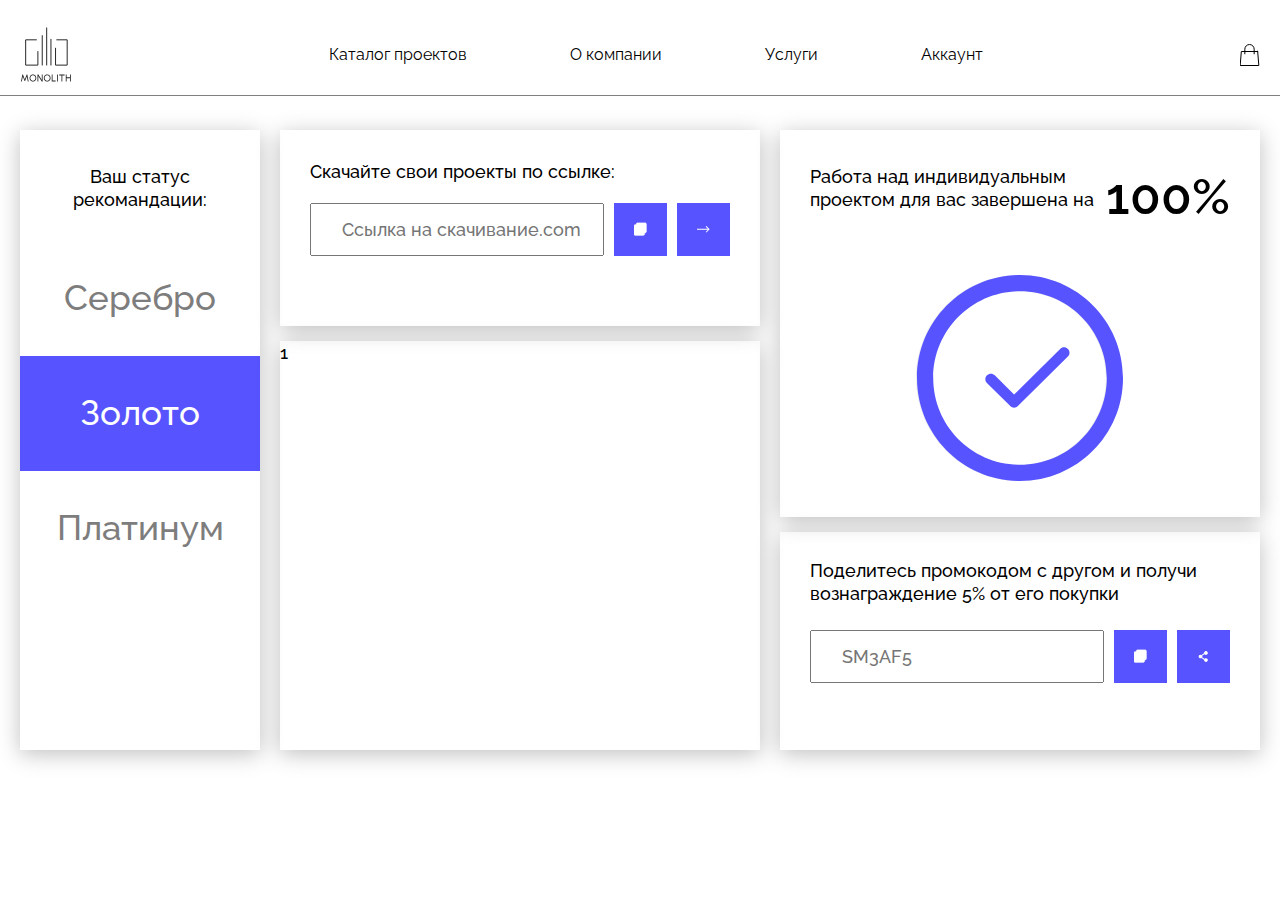
<file: pages/account.html>
<!DOCTYPE html>
<html lang="rus">
  <head>
    <meta charset="UTF-8" />
    <meta name="viewport" content="width=device-width, initial-scale=1.0" />
    <link rel="stylesheet" href="../css/main.css" />
    <title>Личный кабинет</title>
  </head>
  <body>
    <div class="wrapper">
      <!-- Шапка -->
      <header class="header">
        <div class="header__inner container-header">
          <a href="../index.html" class="hidden-mobile">
            <img
              width="52"
              height="57"
              src="../source/icons/logo.svg"
              alt="monolith"
              class="header__logo"
            />
          </a>
          <img
            width="52"
            height="57"
            src="../source/icons/logo.svg"
            alt="monolith"
            class="header__logo visible-mobile"
          />
          <!-- Меню для шапки (на компьютере) -->
          <nav class="header__menu menu hidden-mobile">
            <ul class="menu__list">
              <li class="menu__item">
                <a href="./catalog.html" class="menu__link">Каталог проектов</a>
              </li>
              <li class="menu__item">
                <a href="#" class="menu__link">О компании</a>
              </li>
              <li class="menu__item">
                <a href="./services.html" class="menu__link">Услуги</a>
              </li>
              <li class="menu__item">
                <a href="./account.html" class="menu__link">Аккаунт</a>
              </li>
            </ul>
          </nav>
          <!-- Мобильное меню (на телефоне) -->
          <nav class="header__menu mobile-bar visible-mobile translate-x">
            <ul class="mobile-bar__list">
              <li class="mobile-bar__item">
                <a href="../index.html" class="mobile-bar__link">
                  <span class="mobile-bar__link-wrapper">
                    <img
                      width="27"
                      height="27"
                      src="../source/icons/home.svg"
                      alt="home"
                    />
                  </span>
                  <span class="mobile-bar__link-text">Главная</span>
                </a>
              </li>
              <li class="mobile-bar__item">
                <a href="./about-company.html" class="mobile-bar__link">
                  <span class="mobile-bar__link-wrapper">
                    <img
                      width="27"
                      height="27"
                      src="../source/icons/document.svg"
                      alt="about company"
                    />
                  </span>
                  <span class="mobile-bar__link-text">О компании</span>
                </a>
              </li>
              <li class="mobile-bar__item">
                <a href="./services.html" class="mobile-bar__link">
                  <span class="mobile-bar__link-wrapper">
                    <img
                      width="27"
                      height="27"
                      src="../source/icons/actions.svg"
                      alt="actions"
                    />
                  </span>
                  <span class="mobile-bar__link-text">Услуги</span>
                </a>
              </li>
              <li class="mobile-bar__item">
                <a href="./catalog.html" class="mobile-bar__link">
                  <span class="mobile-bar__link-wrapper">
                    <img
                      width="27"
                      height="27"
                      src="../source/icons/projects.svg"
                      alt="projects"
                    />
                  </span>
                  <span class="mobile-bar__link-text">Проекты</span>
                </a>
              </li>
              <li class="mobile-bar__item">
                <a href="./basket.html" class="mobile-bar__link">
                  <span class="mobile-bar__link-wrapper">
                    <img
                      width="27"
                      height="27"
                      src="../source/icons/basket.svg"
                      alt="basket"
                    />
                  </span>
                  <span class="mobile-bar__link-text">Корзина</span>
                </a>
              </li>
              <li class="mobile-bar__item">
                <a href="./account.html" class="mobile-bar__link">
                  <span class="mobile-bar__link-wrapper">
                    <img
                      width="27"
                      height="27"
                      src="../source/icons/account.svg"
                      alt="account"
                    />
                  </span>
                  <span class="mobile-bar__link-text">Аккаунт</span>
                </a>
              </li>
            </ul>
          </nav>
          <!-- Кнопка для перехода в корзину (на компьютере) -->
          <a href="./basket.html" class="header__button button hidden-mobile">
            <svg
              width="20.000000"
              height="22.000000"
              viewBox="0 0 20 22"
              fill="none"
              xmlns="http://www.w3.org/2000/svg"
              xmlns:xlink="http://www.w3.org/1999/xlink"
            >
              <defs />
              <path
                id="Icon"
                d="M17.66 7.5L18.83 21.5L0.16 21.5L1.33 7.5L17.66 7.5ZM4.83 9.83L4.83 5.16C4.83 2.58 6.92 0.5 9.5 0.5C12.07 0.5 14.16 2.58 14.16 5.16L14.16 9.83"
                stroke="#18181B"
                stroke-opacity="1.000000"
                stroke-width="1.000000"
                stroke-linejoin="round"
                stroke-linecap="round"
              />
            </svg>
          </a>
        </div>
      </header>
      <!-- Конец шапки -->
      <main class="main">
        <section class="account">
          <div class="account__inner container">
            <div class="account__status">
              <p class="account__status-title">Ваш статус рекомандации:</p>
              <ul class="account__status-types">
                <li class="account__status-type">
                  <span class="account__status-descreption">Серебро</span>
                </li>
                <li class="account__status-type account__status-type--active">
                  <span class="account__status-descreption">Золото</span>
                </li>
                <li class="account__status-type">
                  <span class="account__status-descreption">Платинум</span>
                </li>
              </ul>
            </div>
            <div class="account__download-project">
              <div class="account__download">
                <div class="account__download-wrapper">
                  <p class="account__download-title">
                    Скачайте свои проекты по ссылке:
                  </p>
                  <div class="account__download__actions">
                    <input
                      type="text"
                      class="account__download-input"
                      placeholder="Ссылка на скачивание.com"
                      id="inputCopy1"
                    />
                    <!-- Кнопка ИЗМЕНЕН -->
                    <button
                      type="button"
                      class="account__download-button button-accent"
                      id="buttonCopy1"
                    >
                      <svg
                        width="17.000000"
                        height="17.000000"
                        viewBox="0 0 17 17"
                        fill="none"
                        xmlns="http://www.w3.org/2000/svg"
                        xmlns:xlink="http://www.w3.org/1999/xlink"
                      >
                        <defs />
                        <path
                          id="Vector"
                          d="M3.19 2.37L3.19 1.2C3.19 0.88 3.32 0.57 3.55 0.35C3.77 0.12 4.08 0 4.39 0L14.8 0C15.11 0 15.42 0.12 15.64 0.35C15.87 0.57 16 0.88 16 1.2L16 11.6C16 11.91 15.87 12.22 15.64 12.44C15.42 12.67 15.11 12.8 14.8 12.8L13.6 12.8"
                          stroke="#FFFFFF"
                          stroke-opacity="1.000000"
                          stroke-width="1.000000"
                        />
                        <path
                          id="Vector"
                          d="M12.39 2.39C13.06 2.39 13.6 2.93 13.6 3.59L13.6 14.8C13.6 15.46 13.06 16 12.39 16L1.19 16C0.53 16 0 15.46 0 14.8L0 3.59C0 2.93 0.53 2.39 1.19 2.39L12.39 2.39Z"
                          stroke="#FFFFFF"
                          stroke-opacity="1.000000"
                          stroke-width="1.000000"
                          stroke-linejoin="round"
                        />
                        <path
                          id="Vector"
                          d="M5.77 7.64L7.89 5.44C8.47 4.85 9.42 4.87 10.02 5.46C10.62 6.06 10.63 7.01 10.05 7.6L9.28 8.4M3.78 9.89C3.58 10.1 3.16 10.51 3.16 10.51C2.57 11.09 2.56 12.12 3.16 12.72C3.75 13.31 4.71 13.33 5.29 12.75L7.35 10.87"
                          stroke="#FFFFFF"
                          stroke-opacity="1.000000"
                          stroke-width="1.000000"
                          stroke-linejoin="round"
                        />
                        <path
                          id="Vector"
                          d="M5.86 9.73C5.6 9.46 5.44 9.11 5.41 8.74C5.39 8.53 5.42 8.32 5.5 8.12C5.57 7.92 5.69 7.74 5.83 7.6M7.32 8.74C7.92 9.34 7.93 10.29 7.35 10.87"
                          stroke="#FFFFFF"
                          stroke-opacity="1.000000"
                          stroke-width="1.000000"
                          stroke-linejoin="round"
                        />
                      </svg>
                    </button>
                    <!-- Кнопка ИЗМЕНЕН -->
                    <button
                      type="button"
                      class="account__download-button button-accent account__button-reply"
                    >
                      <svg
                        width="27.000000"
                        height="13.000000"
                        viewBox="0 0 27 13"
                        fill="none"
                        xmlns="http://www.w3.org/2000/svg"
                        xmlns:xlink="http://www.w3.org/1999/xlink"
                      >
                        <defs />
                        <path
                          id="Arrow 5"
                          d="M22.58 5L18.63 1.05C18.23 0.65 18.23 0.03 18.63 -0.37C19.03 -0.76 19.65 -0.76 20.05 -0.37L25.7 5.29C26.1 5.68 26.1 6.31 25.7 6.7L20.05 12.36C19.65 12.75 19.03 12.75 18.63 12.36C18.23 11.96 18.23 11.34 18.63 10.94L22.58 7L0 7L0 5L22.58 5Z"
                          fill="#FFFFFF"
                          fill-opacity="1.000000"
                          fill-rule="evenodd"
                        />
                      </svg>
                    </button>
                  </div>
                  <!-- Начало социальных сетей -->
                  <div class="account__reply-row">
                    <a href="https://vk.com/feed" class="account__reply">
                      <img
                        width="30"
                        height="30"
                        src="../source/icons/vk-icon.svg"
                        alt=""
                      />
                    </a>
                    <a
                      href="https://web.telegram.org/a/"
                      class="account__reply"
                    >
                      <img
                        width="30"
                        height="30"
                        src="../source/icons/tg-svg.svg"
                        alt=""
                      />
                    </a>
                  </div>
                  <!-- Конец социальных сетей -->
                </div>
              </div>
              <div class="account__download-bottom">1</div>
            </div>
            <div class="account__progress-promo">
              <div class="account__progress">
                <div class="account__progress-wrapper">
                  <div class="account__progress-top">
                    <p class="account__progress-title">
                      Работа над индивидуальным проектом для вас завершена на
                    </p>
                    <span class="account__progress-procent">100%</span>
                  </div>
                  <div class="account__progress-bottom">
                    <img
                      width="208"
                      height="208"
                      class="account__progress-image"
                      src="../source/icons/progress-img-100.svg"
                      alt=""
                    />
                  </div>
                </div>
              </div>
              <div class="account__promo">
                <div class="account__promo-wrapper">
                  <p class="account__promo-title">
                    Поделитесь промокодом с другом и получи вознаграждение 5% от
                    его покупки
                  </p>
                  <!-- ЗДЕСЬ ПОМЕНЯЛ ДЛЯ DIV КЛАСС НА account__download__actions -->
                  <div class="account__download__actions">
                    <input
                      type="text"
                      class="account__promo-input"
                      placeholder="SM3AF5"
                      id="inputCopy2"
                    />
                    <!-- Кнопка ИЗМЕНЕН -->
                    <button
                      type="button"
                      class="account__download-button button-accent"
                      id="buttonCopy2"
                    >
                      <svg
                        width="17.000000"
                        height="17.000000"
                        viewBox="0 0 17 17"
                        fill="none"
                        xmlns="http://www.w3.org/2000/svg"
                        xmlns:xlink="http://www.w3.org/1999/xlink"
                      >
                        <desc>Created with Pixso.</desc>
                        <defs />
                        <path
                          id="Vector"
                          d="M3.19 2.37L3.19 1.2C3.19 0.88 3.32 0.57 3.55 0.35C3.77 0.12 4.08 0 4.39 0L14.8 0C15.11 0 15.42 0.12 15.64 0.35C15.87 0.57 16 0.88 16 1.2L16 11.6C16 11.91 15.87 12.22 15.64 12.44C15.42 12.67 15.11 12.8 14.8 12.8L13.6 12.8"
                          stroke="#FFFFFF"
                          stroke-opacity="1.000000"
                          stroke-width="1.000000"
                        />
                        <path
                          id="Vector"
                          d="M12.39 2.39C13.06 2.39 13.6 2.93 13.6 3.59L13.6 14.8C13.6 15.46 13.06 16 12.39 16L1.19 16C0.53 16 0 15.46 0 14.8L0 3.59C0 2.93 0.53 2.39 1.19 2.39L12.39 2.39Z"
                          stroke="#FFFFFF"
                          stroke-opacity="1.000000"
                          stroke-width="1.000000"
                          stroke-linejoin="round"
                        />
                        <path
                          id="Vector"
                          d="M5.77 7.64L7.89 5.44C8.47 4.85 9.42 4.87 10.02 5.46C10.62 6.06 10.63 7.01 10.05 7.6L9.28 8.4M3.78 9.89C3.58 10.1 3.16 10.51 3.16 10.51C2.57 11.09 2.56 12.12 3.16 12.72C3.75 13.31 4.71 13.33 5.29 12.75L7.35 10.87"
                          stroke="#FFFFFF"
                          stroke-opacity="1.000000"
                          stroke-width="1.000000"
                          stroke-linejoin="round"
                        />
                        <path
                          id="Vector"
                          d="M5.86 9.73C5.6 9.46 5.44 9.11 5.41 8.74C5.39 8.53 5.42 8.32 5.5 8.12C5.57 7.92 5.69 7.74 5.83 7.6M7.32 8.74C7.92 9.34 7.93 10.29 7.35 10.87"
                          stroke="#FFFFFF"
                          stroke-opacity="1.000000"
                          stroke-width="1.000000"
                          stroke-linejoin="round"
                        />
                      </svg>
                    </button>
                    <!-- Кнопка ИЗМЕНЕН -->
                    <button
                      type="button"
                      class="account__download-button button-accent account__button-reply"
                    >
                      <svg
                        width="19.000000"
                        height="19.000000"
                        viewBox="0 0 19 19"
                        fill="none"
                        xmlns="http://www.w3.org/2000/svg"
                        xmlns:xlink="http://www.w3.org/1999/xlink"
                      >
                        <desc>Created with Pixso.</desc>
                        <defs>
                          <clipPath id="clip711_62">
                            <rect
                              id="solar:share-linear"
                              width="19.000000"
                              height="19.000000"
                              fill="white"
                              fill-opacity="0"
                            />
                          </clipPath>
                        </defs>
                        <rect
                          id="solar:share-linear"
                          width="19.000000"
                          height="19.000000"
                          fill="#FFFFFF"
                          fill-opacity="0"
                        />
                        <g clip-path="url(#clip711_62)">
                          <path
                            id="Vector"
                            d="M6.54 10.89C6.17 11.27 5.67 11.47 5.14 11.47C4.62 11.47 4.11 11.27 3.74 10.89C3.37 10.52 3.16 10.02 3.16 9.49C3.16 8.97 3.37 8.47 3.74 8.1C4.11 7.72 4.62 7.52 5.14 7.52C5.67 7.52 6.17 7.72 6.54 8.1C6.91 8.47 7.12 8.97 7.12 9.49C7.12 10.02 6.91 10.52 6.54 10.89Z"
                            stroke="#FFFFFF"
                            stroke-opacity="1.000000"
                            stroke-width="1.500000"
                          />
                          <path
                            id="Vector"
                            d="M11.08 5.14L7.12 7.91M11.08 13.85L7.12 11.08"
                            stroke="#FFFFFF"
                            stroke-opacity="1.000000"
                            stroke-width="1.500000"
                          />
                          <path
                            id="Vector"
                            d="M14.46 16.04C14.09 16.41 13.58 16.62 13.06 16.62C12.53 16.62 12.03 16.41 11.66 16.04C11.29 15.67 11.08 15.17 11.08 14.64C11.08 14.12 11.29 13.61 11.66 13.24C12.03 12.87 12.53 12.66 13.06 12.66C13.58 12.66 14.09 12.87 14.46 13.24C14.83 13.61 15.04 14.12 15.04 14.64C15.04 15.17 14.83 15.67 14.46 16.04ZM14.46 5.75C14.09 6.12 13.58 6.33 13.06 6.33C12.53 6.33 12.03 6.12 11.66 5.75C11.29 5.38 11.08 4.87 11.08 4.35C11.08 3.82 11.29 3.32 11.66 2.95C12.03 2.58 12.53 2.37 13.06 2.37C13.58 2.37 14.09 2.58 14.46 2.95C14.83 3.32 15.04 3.82 15.04 4.35C15.04 4.87 14.83 5.38 14.46 5.75Z"
                            stroke="#FFFFFF"
                            stroke-opacity="1.000000"
                            stroke-width="1.500000"
                          />
                        </g>
                      </svg>
                    </button>
                  </div>
                  <!-- Начало социальных сетей -->
                  <div class="account__reply-row">
                    <a href="https://vk.com/feed" class="account__reply">
                      <img
                        width="30"
                        height="30"
                        src="../source/icons/vk-icon.svg"
                        alt=""
                      />
                    </a>
                    <a
                      href="https://web.telegram.org/a/"
                      class="account__reply"
                    >
                      <img
                        width="30"
                        height="30"
                        src="../source/icons/tg-svg.svg"
                        alt=""
                      />
                    </a>
                  </div>
                  <!-- Конец социальных сетей -->
                </div>
              </div>
            </div>
          </div>
        </section>
      </main>
    </div>
    <!-- Скрипты для кнопок  -->
    <script src="../copy.js"></script>
    <script src="../script.js"></script>
  </body>
</html>
</file>
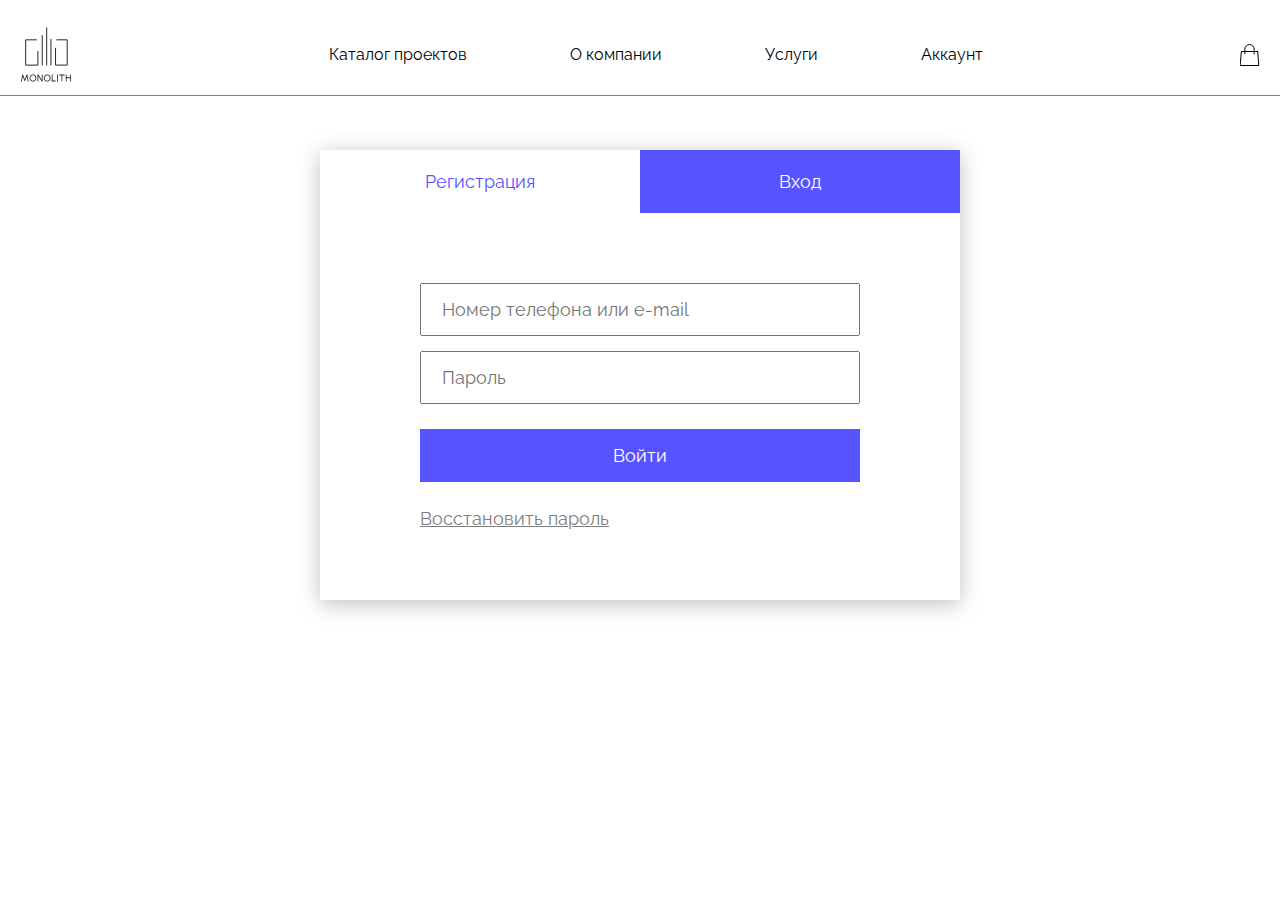
<file: pages/authorization-entrance.html>
<!DOCTYPE html>
<html lang="rus">
  <head>
    <meta charset="UTF-8" />
    <meta name="viewport" content="width=device-width, initial-scale=1.0" />
    <link rel="stylesheet" href="../css/main.css" />
    <title>Вход</title>
  </head>
  <body>
    <!-- ОБЕРТКА -->
    <div class="wrapper">
      <!-- Шапка -->
      <header class="header">
        <div class="header__inner container-header">
          <a href="../index.html" class="hidden-mobile">
            <img
              width="52"
              height="57"
              src="../source/icons/logo.svg"
              alt="monolith"
              class="header__logo"
            />
          </a>
          <img
            width="52"
            height="57"
            src="../source/icons/logo.svg"
            alt="monolith"
            class="header__logo visible-mobile"
          />
          <!-- Меню для шапки (на компьютере) -->
          <nav class="header__menu menu hidden-mobile">
            <ul class="menu__list">
              <li class="menu__item">
                <a href="./catalog.html" class="menu__link">Каталог проектов</a>
              </li>
              <li class="menu__item">
                <a href="./about-company.html" class="menu__link">О компании</a>
              </li>
              <li class="menu__item">
                <a href="./services.html" class="menu__link">Услуги</a>
              </li>
              <li class="menu__item">
                <a href="./account.html" class="menu__link">Аккаунт</a>
              </li>
            </ul>
          </nav>
          <!-- Мобильное меню (на телефоне) -->
          <nav class="header__menu mobile-bar visible-mobile translate-x">
            <ul class="mobile-bar__list">
              <li class="mobile-bar__item">
                <a href="../index.html" class="mobile-bar__link">
                  <span class="mobile-bar__link-wrapper">
                    <img
                      width="27"
                      height="27"
                      src="../source/icons/home.svg"
                      alt="home"
                    />
                  </span>
                  <span class="mobile-bar__link-text">Главная</span>
                </a>
              </li>
              <li class="mobile-bar__item">
                <a href="./about-company.html" class="mobile-bar__link">
                  <span class="mobile-bar__link-wrapper">
                    <img
                      width="27"
                      height="27"
                      src="../source/icons/document.svg"
                      alt="about company"
                    />
                  </span>
                  <span class="mobile-bar__link-text">О компании</span>
                </a>
              </li>
              <li class="mobile-bar__item">
                <a href="./services.html" class="mobile-bar__link">
                  <span class="mobile-bar__link-wrapper">
                    <img
                      width="27"
                      height="27"
                      src="../source/icons/actions.svg"
                      alt="actions"
                    />
                  </span>
                  <span class="mobile-bar__link-text">Услуги</span>
                </a>
              </li>
              <li class="mobile-bar__item">
                <a href="./pages/catalog.html" class="mobile-bar__link">
                  <span class="mobile-bar__link-wrapper">
                    <img
                      width="27"
                      height="27"
                      src="../source/icons/projects.svg"
                      alt="projects"
                    />
                  </span>
                  <span class="mobile-bar__link-text">Проекты</span>
                </a>
              </li>
              <li class="mobile-bar__item">
                <a href="./basket.html" class="mobile-bar__link">
                  <span class="mobile-bar__link-wrapper">
                    <img
                      width="27"
                      height="27"
                      src="../source/icons/basket.svg"
                      alt="basket"
                    />
                  </span>
                  <span class="mobile-bar__link-text">Корзина</span>
                </a>
              </li>
              <li class="mobile-bar__item">
                <a href="./account.html" class="mobile-bar__link">
                  <span class="mobile-bar__link-wrapper">
                    <img
                      width="27"
                      height="27"
                      src="../source/icons/account.svg"
                      alt="account"
                    />
                  </span>
                  <span class="mobile-bar__link-text">Аккаунт</span>
                </a>
              </li>
            </ul>
          </nav>
          <!-- Кнопка для перехода в корзину (на компьютере) -->
          <a href="./basket.html" class="header__button button hidden-mobile">
            <svg
              width="20.000000"
              height="22.000000"
              viewBox="0 0 20 22"
              fill="none"
              xmlns="http://www.w3.org/2000/svg"
              xmlns:xlink="http://www.w3.org/1999/xlink"
            >
              <defs />
              <path
                id="Icon"
                d="M17.66 7.5L18.83 21.5L0.16 21.5L1.33 7.5L17.66 7.5ZM4.83 9.83L4.83 5.16C4.83 2.58 6.92 0.5 9.5 0.5C12.07 0.5 14.16 2.58 14.16 5.16L14.16 9.83"
                stroke="#18181B"
                stroke-opacity="1.000000"
                stroke-width="1.000000"
                stroke-linejoin="round"
                stroke-linecap="round"
              />
            </svg>
          </a>
        </div>
      </header>
      <!-- Конец шапки -->

      <!-- КОНТЕЙНЕР ДЛЯ ВСЕХ ШАГОВ (ИХ 2: ВХОД / РЕГИСТРАЦИЯ) -->
      <section class="authorization-section container">
        <!-- НАЧАЛО - СЕКЦИИ ВХОД -->
        <article class="authorization" id="login">
          <div class="authorization__wrapper">
            <div class="authorization__wrapper-top">
              <!-- Переключатели ВХОД / РЕГИСТРАЦИЯ -->
              <div class="authorization__buttons">
                <!-- Кнопка РЕГИСТРАЦИЯ -->
                <a
                  href="./authorization-registr.html"
                  class="authorization__buttons-button authorization__button-registration"
                  data-action="registr"
                >
                  Регистрация
                </a>
                <!-- Кнопка ВХОД -->
                <a
                  href="#"
                  class="authorization__buttons-button authorization__button-entrance authorization__button--active"
                  data-action="entrance"
                >
                  Вход
                </a>
              </div>
            </div>
            <div class="authorization__wrapper-bottom">
              <!-- ФОРМА ДЛЯ РЕГИСТРАЦИИ -->
              <form action="" class="authorization__form">
                <!-- ПОЛЕ НОМЕР ТЕЛЕФОНА -->
                <input
                  type="text"
                  class="authorization__input"
                  placeholder="Номер телефона или e-mail"
                  required
                />
                <!-- ПОЛЕ - ПАРОЛЬ -->
                <input
                  type="password"
                  class="authorization__input"
                  placeholder="Пароль"
                  required
                />
                <!-- Кнопка ВОЙТИ -->
                <button class="authorization__button">Войти</button>

                <!-- Кнопка для ВОССТАНОВЛЕНИЯ ПАРОЛЯ -->
                <a href="./recovery-account.html" class="authorization__link"
                  >Восстановить пароль</a
                >
              </form>
              <!-- Конец Формы -->
            </div>
          </div>
        </article>
        <!-- КОНЕЦ - СЕКЦИИ ВХОД -->
      </section>
    </div>
    <!-- СКРИПТЫ -->
    <script src="../authorization.js"></script>
  </body>
</html>
</file>
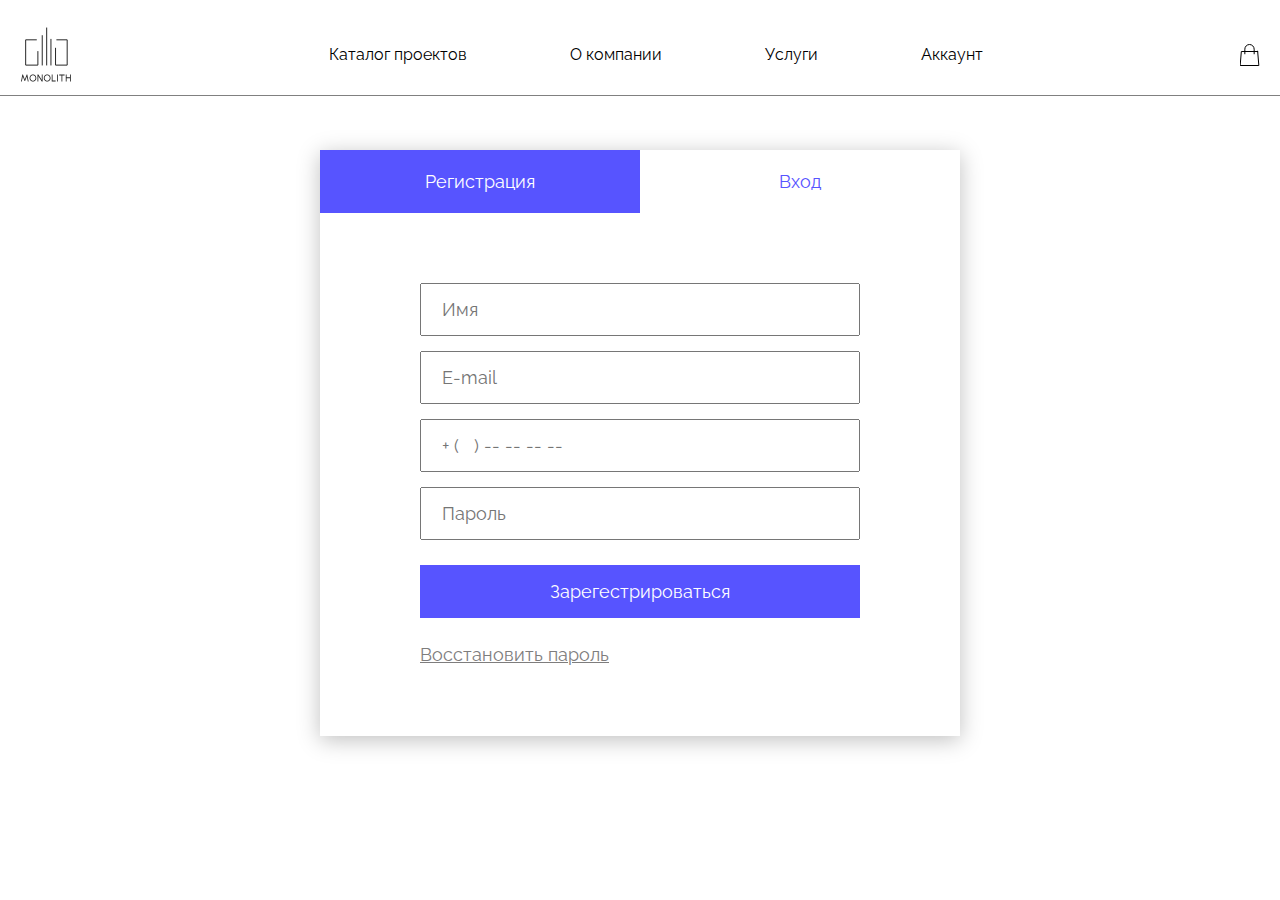
<file: pages/authorization-registr.html>
<!DOCTYPE html>
<html lang="en">
  <head>
    <meta charset="UTF-8" />
    <meta name="viewport" content="width=device-width, initial-scale=1.0" />
    <link rel="stylesheet" href="../css/main.css" />
    <title>Регистрация</title>
  </head>
  <body>
    <div class="wrapper">
      <!-- Шапка -->
      <header class="header">
        <div class="header__inner container-header">
          <a href="../index.html" class="hidden-mobile">
            <img
              width="52"
              height="57"
              src="../source/icons/logo.svg"
              alt="monolith"
              class="header__logo"
            />
          </a>
          <img
            width="52"
            height="57"
            src="../source/icons/logo.svg"
            alt="monolith"
            class="header__logo visible-mobile"
          />
          <!-- Меню для шапки (на компьютере) -->
          <nav class="header__menu menu hidden-mobile">
            <ul class="menu__list">
              <li class="menu__item">
                <a href="./catalog.html" class="menu__link">Каталог проектов</a>
              </li>
              <li class="menu__item">
                <a href="./about-company.html" class="menu__link">О компании</a>
              </li>
              <li class="menu__item">
                <a href="./services.html" class="menu__link">Услуги</a>
              </li>
              <li class="menu__item">
                <a href="./account.html" class="menu__link">Аккаунт</a>
              </li>
            </ul>
          </nav>
          <!-- Мобильное меню (на телефоне) -->
          <nav class="header__menu mobile-bar visible-mobile translate-x">
            <ul class="mobile-bar__list">
              <li class="mobile-bar__item">
                <a href="../index.html" class="mobile-bar__link">
                  <span class="mobile-bar__link-wrapper">
                    <img
                      width="27"
                      height="27"
                      src="../source/icons/home.svg"
                      alt="home"
                    />
                  </span>
                  <span class="mobile-bar__link-text">Главная</span>
                </a>
              </li>
              <li class="mobile-bar__item">
                <a href="./about-company.html" class="mobile-bar__link">
                  <span class="mobile-bar__link-wrapper">
                    <img
                      width="27"
                      height="27"
                      src="../source/icons/document.svg"
                      alt="about company"
                    />
                  </span>
                  <span class="mobile-bar__link-text">О компании</span>
                </a>
              </li>
              <li class="mobile-bar__item">
                <a href="./services.html" class="mobile-bar__link">
                  <span class="mobile-bar__link-wrapper">
                    <img
                      width="27"
                      height="27"
                      src="../source/icons/actions.svg"
                      alt="actions"
                    />
                  </span>
                  <span class="mobile-bar__link-text">Услуги</span>
                </a>
              </li>
              <li class="mobile-bar__item">
                <a href="./pages/catalog.html" class="mobile-bar__link">
                  <span class="mobile-bar__link-wrapper">
                    <img
                      width="27"
                      height="27"
                      src="../source/icons/projects.svg"
                      alt="projects"
                    />
                  </span>
                  <span class="mobile-bar__link-text">Проекты</span>
                </a>
              </li>
              <li class="mobile-bar__item">
                <a href="./basket.html" class="mobile-bar__link">
                  <span class="mobile-bar__link-wrapper">
                    <img
                      width="27"
                      height="27"
                      src="../source/icons/basket.svg"
                      alt="basket"
                    />
                  </span>
                  <span class="mobile-bar__link-text">Корзина</span>
                </a>
              </li>
              <li class="mobile-bar__item">
                <a href="./account.html" class="mobile-bar__link">
                  <span class="mobile-bar__link-wrapper">
                    <img
                      width="27"
                      height="27"
                      src="../source/icons/account.svg"
                      alt="account"
                    />
                  </span>
                  <span class="mobile-bar__link-text">Аккаунт</span>
                </a>
              </li>
            </ul>
          </nav>
          <!-- Кнопка для перехода в корзину (на компьютере) -->
          <a href="./basket.html" class="header__button button hidden-mobile">
            <svg
              width="20.000000"
              height="22.000000"
              viewBox="0 0 20 22"
              fill="none"
              xmlns="http://www.w3.org/2000/svg"
              xmlns:xlink="http://www.w3.org/1999/xlink"
            >
              <defs />
              <path
                id="Icon"
                d="M17.66 7.5L18.83 21.5L0.16 21.5L1.33 7.5L17.66 7.5ZM4.83 9.83L4.83 5.16C4.83 2.58 6.92 0.5 9.5 0.5C12.07 0.5 14.16 2.58 14.16 5.16L14.16 9.83"
                stroke="#18181B"
                stroke-opacity="1.000000"
                stroke-width="1.000000"
                stroke-linejoin="round"
                stroke-linecap="round"
              />
            </svg>
          </a>
        </div>
      </header>
      <!-- Конец шапки -->

      <!-- КОНТЕЙНЕР ДЛЯ ВСЕХ ШАГОВ (ИХ 2: ВХОД / РЕГИСТРАЦИЯ) -->
      <section class="authorization-section container">
        <!-- НАЧАЛО СЕКЦИИ - ЗАРЕГИСТРОВАТЬСЯ -->
        <article class="authorization" id="registr">
          <div class="authorization__wrapper">
            <div class="authorization__wrapper-top">
              <!-- Переключатели ВХОД / РЕГИСТРАЦИЯ -->
              <div class="authorization__buttons">
                <!-- Кнопка РЕГИСТРАЦИЯ -->
                <a
                  href="#"
                  class="authorization__buttons-button authorization__button-registration authorization__button--active"
                  data-action="registr"
                >
                  Регистрация
                </a>
                <!-- Кнопка ВХОД -->
                <a
                  href="./authorization-entrance.html"
                  class="authorization__buttons-button authorization__button-entrance"
                  data-action="entrance"
                >
                  Вход
                </a>
              </div>
            </div>
            <div class="authorization__wrapper-bottom">
              <!-- ФОРМА ДЛЯ РЕГИСТРАЦИИ -->
              <form action="" class="authorization__form">
                <!-- ПОЛЕ - ИМЯ -->
                <input
                  type="text"
                  class="authorization__input"
                  placeholder="Имя"
                  required
                />
                <!-- ПОЛЕ - ПОЧТА-->
                <input
                  type="text"
                  class="authorization__input"
                  placeholder="E-mail"
                  required
                />
                <!-- ПОЛЕ - НОМЕР ТЕЛЕФОНА -->
                <input
                  type="tel"
                  class="authorization__input"
                  placeholder="+ (   ) -- -- -- --"
                  required
                />
                <!-- ПОЛЕ - ПАРОЛЬ-->
                <input
                  type="password"
                  class="authorization__input"
                  placeholder="Пароль"
                  required
                />
                <!-- Кнопка ЗАРЕГИСТРОВАТЬСЯ -->
                <button class="authorization__button">
                  Зарегестрироваться
                </button>
                <!-- Кнопка ВОССТАНОВИТЬ ПАРОЛЬ -->
                <a href="./recovery-account.html" class="authorization__link"
                  >Восстановить пароль</a
                >
              </form>
              <!-- КОНЕЦ ФОРМЫ ДЛЯ РЕГИСТРАЦИИ -->
            </div>
          </div>
        </article>
        <!-- КОНЕЦ СЕКЦИИ - ЗАРЕГИСТРОВАТЬСЯ -->
      </section>
    </div>
  </body>
</html>
</file>
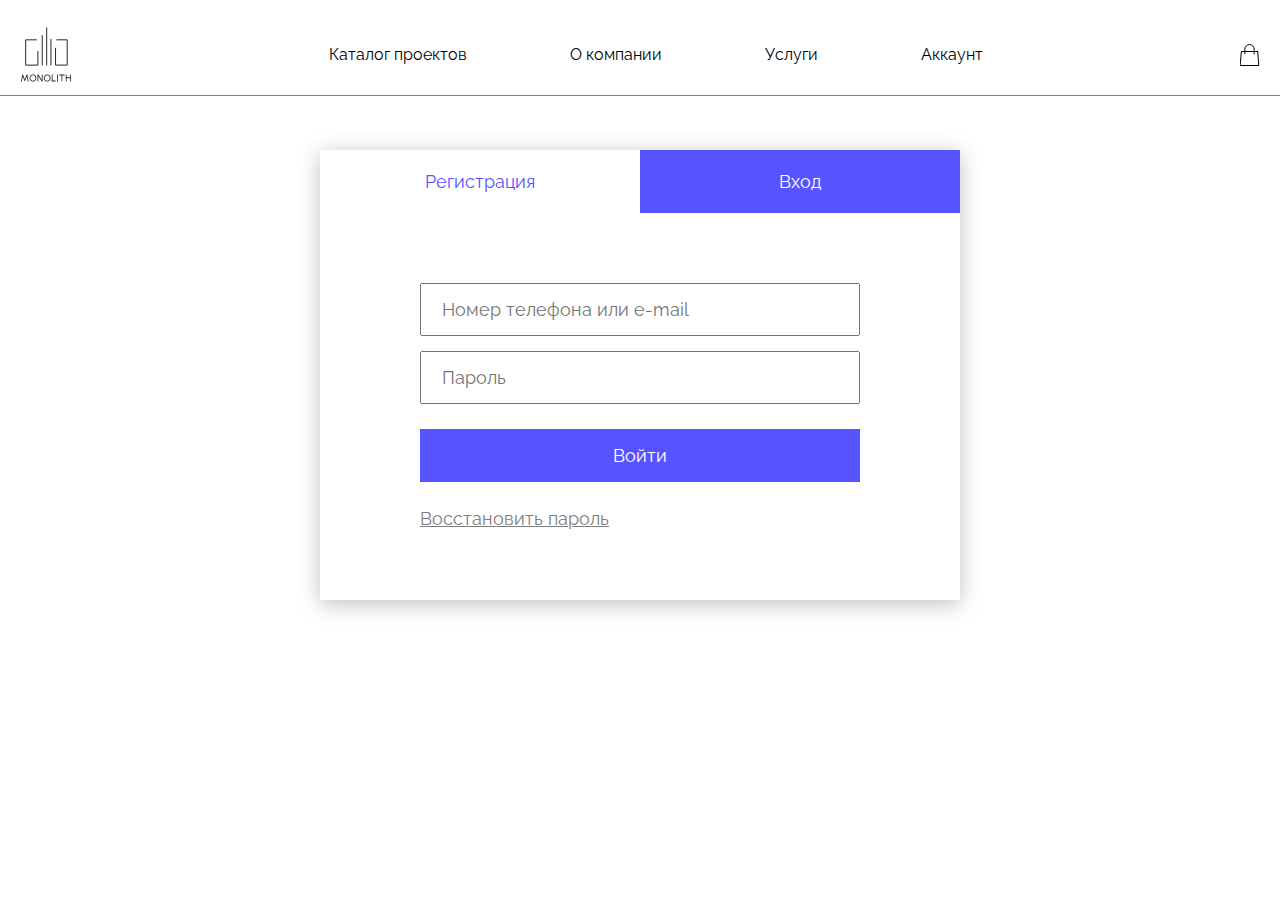
<file: pages/authorization.html>
<!DOCTYPE html>
<html lang="rus">
  <head>
    <meta charset="UTF-8" />
    <meta name="viewport" content="width=device-width, initial-scale=1.0" />
    <link rel="stylesheet" href="../css/main.css" />
    <title>Авторизация</title>
  </head>
  <body>
    <!-- ОБЕРТКА -->
    <div class="wrapper">
      <!-- Шапка -->
      <header class="header">
        <div class="header__inner container-header">
          <a href="../index.html" class="hidden-mobile">
            <img
              width="52"
              height="57"
              src="../source/icons/logo.svg"
              alt="monolith"
              class="header__logo"
            />
          </a>
          <img
            width="52"
            height="57"
            src="../source/icons/logo.svg"
            alt="monolith"
            class="header__logo visible-mobile"
          />
          <!-- Меню для шапки (на компьютере) -->
          <nav class="header__menu menu hidden-mobile">
            <ul class="menu__list">
              <li class="menu__item">
                <a href="./catalog.html" class="menu__link">Каталог проектов</a>
              </li>
              <li class="menu__item">
                <a href="./about-company.html" class="menu__link">О компании</a>
              </li>
              <li class="menu__item">
                <a href="./services.html" class="menu__link">Услуги</a>
              </li>
              <li class="menu__item">
                <a href="./account.html" class="menu__link">Аккаунт</a>
              </li>
            </ul>
          </nav>
          <!-- Мобильное меню (на телефоне) -->
          <nav class="header__menu mobile-bar visible-mobile translate-x">
            <ul class="mobile-bar__list">
              <li class="mobile-bar__item">
                <a href="../index.html" class="mobile-bar__link">
                  <span class="mobile-bar__link-wrapper">
                    <img
                      width="27"
                      height="27"
                      src="../source/icons/home.svg"
                      alt="home"
                    />
                  </span>
                  <span class="mobile-bar__link-text">Главная</span>
                </a>
              </li>
              <li class="mobile-bar__item">
                <a href="./about-company.html" class="mobile-bar__link">
                  <span class="mobile-bar__link-wrapper">
                    <img
                      width="27"
                      height="27"
                      src="../source/icons/document.svg"
                      alt="about company"
                    />
                  </span>
                  <span class="mobile-bar__link-text">О компании</span>
                </a>
              </li>
              <li class="mobile-bar__item">
                <a href="./services.html" class="mobile-bar__link">
                  <span class="mobile-bar__link-wrapper">
                    <img
                      width="27"
                      height="27"
                      src="../source/icons/actions.svg"
                      alt="actions"
                    />
                  </span>
                  <span class="mobile-bar__link-text">Услуги</span>
                </a>
              </li>
              <li class="mobile-bar__item">
                <a href="./pages/catalog.html" class="mobile-bar__link">
                  <span class="mobile-bar__link-wrapper">
                    <img
                      width="27"
                      height="27"
                      src="../source/icons/projects.svg"
                      alt="projects"
                    />
                  </span>
                  <span class="mobile-bar__link-text">Проекты</span>
                </a>
              </li>
              <li class="mobile-bar__item">
                <a href="./basket.html" class="mobile-bar__link">
                  <span class="mobile-bar__link-wrapper">
                    <img
                      width="27"
                      height="27"
                      src="../source/icons/basket.svg"
                      alt="basket"
                    />
                  </span>
                  <span class="mobile-bar__link-text">Корзина</span>
                </a>
              </li>
              <li class="mobile-bar__item">
                <a href="./account.html" class="mobile-bar__link">
                  <span class="mobile-bar__link-wrapper">
                    <img
                      width="27"
                      height="27"
                      src="../source/icons/account.svg"
                      alt="account"
                    />
                  </span>
                  <span class="mobile-bar__link-text">Аккаунт</span>
                </a>
              </li>
            </ul>
          </nav>
          <!-- Кнопка для перехода в корзину (на компьютере) -->
          <a href="./basket.html" class="header__button button hidden-mobile">
            <svg
              width="20.000000"
              height="22.000000"
              viewBox="0 0 20 22"
              fill="none"
              xmlns="http://www.w3.org/2000/svg"
              xmlns:xlink="http://www.w3.org/1999/xlink"
            >
              <defs />
              <path
                id="Icon"
                d="M17.66 7.5L18.83 21.5L0.16 21.5L1.33 7.5L17.66 7.5ZM4.83 9.83L4.83 5.16C4.83 2.58 6.92 0.5 9.5 0.5C12.07 0.5 14.16 2.58 14.16 5.16L14.16 9.83"
                stroke="#18181B"
                stroke-opacity="1.000000"
                stroke-width="1.000000"
                stroke-linejoin="round"
                stroke-linecap="round"
              />
            </svg>
          </a>
        </div>
      </header>
      <!-- Конец шапки -->

      <!-- КОНТЕЙНЕР ДЛЯ ВСЕХ ШАГОВ (ИХ 2: ВХОД / РЕГИСТРАЦИЯ) -->
      <section class="authorization-section container">
        <!-- НАЧАЛО - СЕКЦИИ ВХОД -->
        <article class="authorization" id="login">
          <div class="authorization__wrapper">
            <div class="authorization__wrapper-top">
              <!-- Переключатели ВХОД / РЕГИСТРАЦИЯ -->
              <div class="authorization__buttons">
                <!-- Кнопка РЕГИСТРАЦИЯ -->
                <button
                  type="button"
                  class="authorization__buttons-button authorization__button-registration"
                  data-action="registr"
                >
                  Регистрация
                </button>
                <!-- Кнопка ВХОД -->
                <button
                  type="button"
                  class="authorization__buttons-button authorization__button-entrance authorization__button--active"
                  data-action="entrance"
                >
                  Вход
                </button>
              </div>
            </div>
            <div class="authorization__wrapper-bottom">
              <!-- ФОРМА ДЛЯ РЕГИСТРАЦИИ -->
              <form action="" class="authorization__form">
                <!-- ПОЛЕ НОМЕР ТЕЛЕФОНА -->
                <input
                  type="text"
                  class="authorization__input"
                  placeholder="Номер телефона или e-mail"
                  required
                />
                <!-- ПОЛЕ - ПАРОЛЬ -->
                <input
                  type="password"
                  class="authorization__input"
                  placeholder="Пароль"
                  required
                />
                <!-- Кнопка ВОЙТИ -->
                <button class="authorization__button">Войти</button>

                <!-- Кнопка для ВОССТАНОВЛЕНИЯ ПАРОЛЯ -->
                <a href="./recovery-account.html" class="authorization__link"
                  >Восстановить пароль</a
                >
              </form>
              <!-- Конец Формы -->
            </div>
          </div>
        </article>
        <!-- КОНЕЦ - СЕКЦИИ ВХОД -->

        <!-- НАЧАЛО СЕКЦИИ - ЗАРЕГИСТРОВАТЬСЯ -->
        <article class="authorization" hidden id="registr">
          <div class="authorization__wrapper">
            <div class="authorization__wrapper-top">
              <!-- Переключатели ВХОД / РЕГИСТРАЦИЯ -->
              <div class="authorization__buttons">
                <!-- Кнопка РЕГИСТРАЦИЯ -->
                <button
                  type="button"
                  class="authorization__buttons-button authorization__button-registration authorization__button--active"
                  data-action="registr"
                >
                  Регистрация
                </button>
                <!-- Кнопка ВХОД -->
                <button
                  type="button"
                  class="authorization__buttons-button authorization__button-entrance"
                  data-action="entrance"
                >
                  Вход
                </button>
              </div>
            </div>
            <div class="authorization__wrapper-bottom">
              <!-- ФОРМА ДЛЯ РЕГИСТРАЦИИ -->
              <form action="" class="authorization__form">
                <!-- ПОЛЕ - ИМЯ -->
                <input
                  type="text"
                  class="authorization__input"
                  placeholder="Имя"
                  required
                />
                <!-- ПОЛЕ - ПОЧТА-->
                <input
                  type="text"
                  class="authorization__input"
                  placeholder="E-mail"
                  required
                />
                <!-- ПОЛЕ - НОМЕР ТЕЛЕФОНА -->
                <input
                  type="tel"
                  class="authorization__input"
                  placeholder="+ (   ) -- -- -- --"
                  required
                />
                <!-- ПОЛЕ - ПАРОЛЬ-->
                <input
                  type="password"
                  class="authorization__input"
                  placeholder="Пароль"
                  required
                />
                <!-- Кнопка ЗАРЕГИСТРОВАТЬСЯ -->
                <button class="authorization__button">
                  Зарегестрироваться
                </button>
                <!-- Кнопка ВОССТАНОВИТЬ ПАРОЛЬ -->
                <a href="./recovery-account.html" class="authorization__link"
                  >Восстановить пароль</a
                >
              </form>
              <!-- КОНЕЦ ФОРМЫ ДЛЯ РЕГИСТРАЦИИ -->
            </div>
          </div>
        </article>
        <!-- КОНЕЦ СЕКЦИИ - ЗАРЕГИСТРОВАТЬСЯ -->
      </section>
    </div>
    <!-- СКРИПТЫ -->
    <script src="../authorization.js"></script>
  </body>
</html>
</file>
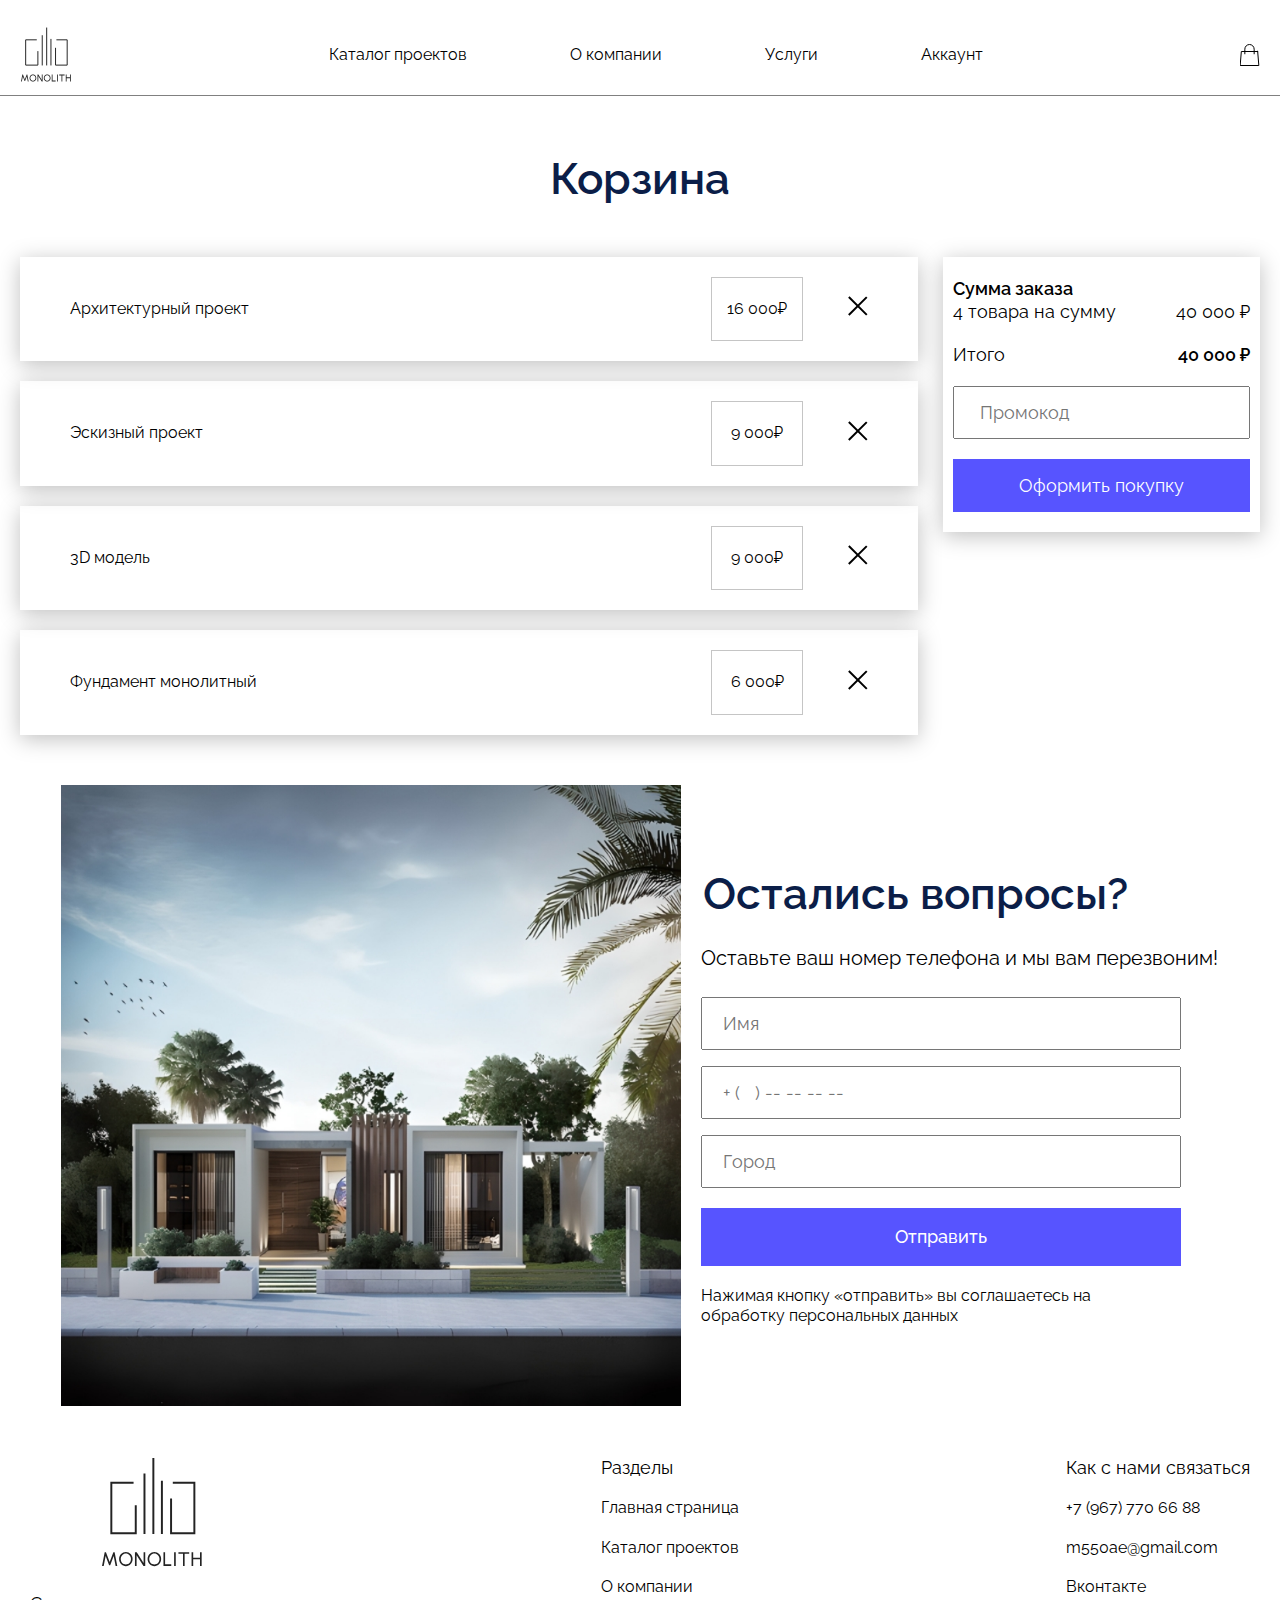
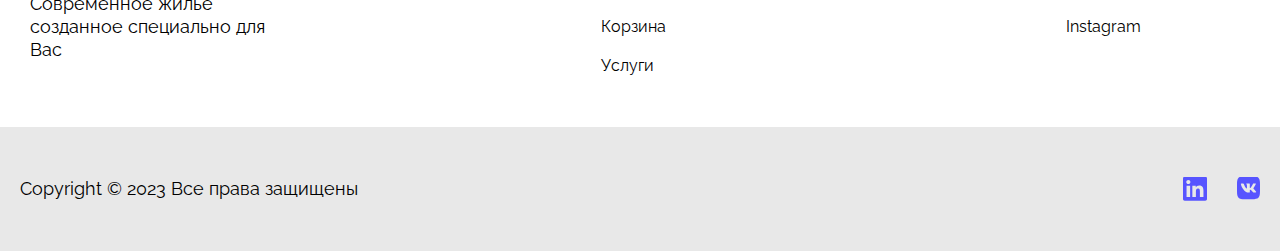
<file: pages/basket.html>
<!DOCTYPE html>
<html lang="rus">
  <head>
    <meta charset="UTF-8" />
    <meta name="viewport" content="width=device-width, initial-scale=1.0" />
    <link rel="stylesheet" href="../css/main.css" />
    <title>Корзина</title>
  </head>
  <body>
    <!-- Обертка -->
    <div class="wrapper">
      <!-- Шапка -->
      <header class="header">
        <div class="header__inner container-header">
          <a href="../index.html" class="hidden-mobile">
            <img
              width="52"
              height="57"
              src="../source/icons/logo.svg"
              alt="monolith"
              class="header__logo"
            />
          </a>
          <img
            width="52"
            height="57"
            src="../source/icons/logo.svg"
            alt="monolith"
            class="header__logo visible-mobile"
          />
          <!-- Меню для шапки (на компьютере) -->
          <nav class="header__menu menu hidden-mobile">
            <ul class="menu__list">
              <li class="menu__item">
                <a href="./catalog.html" class="menu__link">Каталог проектов</a>
              </li>
              <li class="menu__item">
                <a href="./about-company.html" class="menu__link">О компании</a>
              </li>
              <li class="menu__item">
                <a href="./services.html" class="menu__link">Услуги</a>
              </li>
              <li class="menu__item">
                <a href="./account.html" class="menu__link">Аккаунт</a>
              </li>
            </ul>
          </nav>
          <!-- Мобильное меню (на телефоне) -->
          <nav class="header__menu mobile-bar visible-mobile translate-x">
            <ul class="mobile-bar__list">
              <li class="mobile-bar__item">
                <a href="../index.html" class="mobile-bar__link">
                  <span class="mobile-bar__link-wrapper">
                    <img
                      width="27"
                      height="27"
                      src="../source/icons/home.svg"
                      alt="home"
                    />
                  </span>
                  <span class="mobile-bar__link-text">Главная</span>
                </a>
              </li>
              <li class="mobile-bar__item">
                <a href="./about-company.html" class="mobile-bar__link">
                  <span class="mobile-bar__link-wrapper">
                    <img
                      width="27"
                      height="27"
                      src="../source/icons/document.svg"
                      alt="about company"
                    />
                  </span>
                  <span class="mobile-bar__link-text">О компании</span>
                </a>
              </li>
              <li class="mobile-bar__item">
                <a href="./services.html" class="mobile-bar__link">
                  <span class="mobile-bar__link-wrapper">
                    <img
                      width="27"
                      height="27"
                      src="../source/icons/actions.svg"
                      alt="actions"
                    />
                  </span>
                  <span class="mobile-bar__link-text">Услуги</span>
                </a>
              </li>
              <li class="mobile-bar__item">
                <a href="./pages/catalog.html" class="mobile-bar__link">
                  <span class="mobile-bar__link-wrapper">
                    <img
                      width="27"
                      height="27"
                      src="../source/icons/projects.svg"
                      alt="projects"
                    />
                  </span>
                  <span class="mobile-bar__link-text">Проекты</span>
                </a>
              </li>
              <li class="mobile-bar__item">
                <a href="./basket.html" class="mobile-bar__link">
                  <span class="mobile-bar__link-wrapper">
                    <img
                      width="27"
                      height="27"
                      src="../source/icons/basket.svg"
                      alt="basket"
                    />
                  </span>
                  <span class="mobile-bar__link-text">Корзина</span>
                </a>
              </li>
              <li class="mobile-bar__item">
                <a href="./account.html" class="mobile-bar__link">
                  <span class="mobile-bar__link-wrapper">
                    <img
                      width="27"
                      height="27"
                      src="../source/icons/account.svg"
                      alt="account"
                    />
                  </span>
                  <span class="mobile-bar__link-text">Аккаунт</span>
                </a>
              </li>
            </ul>
          </nav>
          <!-- Кнопка для перехода в корзину (на компьютере) -->
          <a href="#" class="header__button button hidden-mobile">
            <svg
              width="20.000000"
              height="22.000000"
              viewBox="0 0 20 22"
              fill="none"
              xmlns="http://www.w3.org/2000/svg"
              xmlns:xlink="http://www.w3.org/1999/xlink"
            >
              <defs />
              <path
                id="Icon"
                d="M17.66 7.5L18.83 21.5L0.16 21.5L1.33 7.5L17.66 7.5ZM4.83 9.83L4.83 5.16C4.83 2.58 6.92 0.5 9.5 0.5C12.07 0.5 14.16 2.58 14.16 5.16L14.16 9.83"
                stroke="#18181B"
                stroke-opacity="1.000000"
                stroke-width="1.000000"
                stroke-linejoin="round"
                stroke-linecap="round"
              />
            </svg>
          </a>
        </div>
      </header>
      <!-- Конец шапки -->
      <main class="basket-page">
        <!-- Начало: Секция "Корзина" -->
        <section class="basket container">
          <h2 class="basket__title">Корзина</h2>
          <div class="basket__inner">
            <ul class="basket__list">
              <li class="basket__list-item">
                <div class="basket__list-item-wrapper">
                  <p class="basket__item-title">Архитектурный проект</p>
                  <div class="basket__item-price-wrapper">
                    <span class="basket__item-price">16 000₽</span>
                  </div>
                  <!-- ССЫЛКА - УДАЛИТЬ -->
                  <a href="#" class="basket__button-delete" type="button">
                    <svg
                      width="20.000000"
                      height="21.000000"
                      viewBox="0 0 20 21"
                      fill="none"
                      xmlns="http://www.w3.org/2000/svg"
                      xmlns:xlink="http://www.w3.org/1999/xlink"
                    >
                      <path
                        id="Vector"
                        d="M0.79 19L18.75 1.14M0.83 1L18.79 18.85"
                        stroke="#18181B"
                        stroke-opacity="1.000000"
                        stroke-width="2.000000"
                        stroke-linejoin="round"
                      />
                    </svg>
                  </a>
                </div>
              </li>
              <li class="basket__list-item">
                <div class="basket__list-item-wrapper">
                  <p class="basket__item-title">Эскизный проект</p>
                  <div class="basket__item-price-wrapper">
                    <span class="basket__item-price">9 000₽</span>
                  </div>
                  <a href="#" class="basket__button-delete" type="button">
                    <svg
                      width="20.000000"
                      height="21.000000"
                      viewBox="0 0 20 21"
                      fill="none"
                      xmlns="http://www.w3.org/2000/svg"
                      xmlns:xlink="http://www.w3.org/1999/xlink"
                    >
                      <path
                        id="Vector"
                        d="M0.79 19L18.75 1.14M0.83 1L18.79 18.85"
                        stroke="#18181B"
                        stroke-opacity="1.000000"
                        stroke-width="2.000000"
                        stroke-linejoin="round"
                      />
                    </svg>
                  </a>
                </div>
              </li>
              <li class="basket__list-item">
                <div class="basket__list-item-wrapper">
                  <p class="basket__item-title">3D модель</p>
                  <div class="basket__item-price-wrapper">
                    <span class="basket__item-price">9 000₽</span>
                  </div>
                  <!-- ССЫЛКА - УДАЛИТЬ -->
                  <a href="#" class="basket__button-delete" type="button">
                    <svg
                      width="20.000000"
                      height="21.000000"
                      viewBox="0 0 20 21"
                      fill="none"
                      xmlns="http://www.w3.org/2000/svg"
                      xmlns:xlink="http://www.w3.org/1999/xlink"
                    >
                      <path
                        id="Vector"
                        d="M0.79 19L18.75 1.14M0.83 1L18.79 18.85"
                        stroke="#18181B"
                        stroke-opacity="1.000000"
                        stroke-width="2.000000"
                        stroke-linejoin="round"
                      />
                    </svg>
                  </a>
                </div>
              </li>
              <li class="basket__list-item">
                <div class="basket__list-item-wrapper">
                  <p class="basket__item-title">Фундамент монолитный</p>
                  <div class="basket__item-price-wrapper">
                    <span class="basket__item-price">6 000₽</span>
                  </div>
                  <!-- ССЫЛКА - УДАЛИТЬ -->
                  <a href="#" class="basket__button-delete" type="button">
                    <svg
                      width="20.000000"
                      height="21.000000"
                      viewBox="0 0 20 21"
                      fill="none"
                      xmlns="http://www.w3.org/2000/svg"
                      xmlns:xlink="http://www.w3.org/1999/xlink"
                    >
                      <path
                        id="Vector"
                        d="M0.79 19L18.75 1.14M0.83 1L18.79 18.85"
                        stroke="#18181B"
                        stroke-opacity="1.000000"
                        stroke-width="2.000000"
                        stroke-linejoin="round"
                      />
                    </svg>
                  </a>
                </div>
              </li>
            </ul>
            <div class="order-price">
              <div class="order-price__wrapper">
                <p class="order-price__title"><b>Сумма заказа</b></p>
                <div class="order-price__row-amount">
                  <span class="order-price__amount">4 товара на сумму</span>
                  <span class="order-price__amount-price">40 000 ₽</span>
                </div>
                <div class="order-price__row-total">
                  <span class="order-price__total-title">Итого</span>
                  <span class="order-price__total-price"><b>40 000 ₽</b></span>
                </div>
                <input
                  type="text"
                  class="order-price__promo"
                  placeholder="Промокод"
                />
                <!-- Кнопка - ОФОРМИТЬ ПОКУПКУ -->
                <a href="#" class="order-price__button button--accent">
                  Оформить покупку
                </a>
              </div>
            </div>
          </div>
        </section>
        <!-- Конец: Секция "Корзина"  -->

        <!-- Начало: Секция "Добавьте в корзину" -->
        <section class="add-to-basket"></section>
        <!-- Конец: Секция "Добавьте в корзину"  -->

        <!-- Начало: Секция "Форма" -->
        <section class="form-section">
          <div class="form-section__inner container">
            <img
              width="800"
              height="800"
              src="../source/images/form-image.jpeg"
              alt=""
              class="form-section__img"
            />
            <!-- Форма -->
            <form action="" method="" class="form form__main-page">
              <fieldset class="form__fieldset">
                <legend class="form__legend">
                  <h2 class="form__title">Остались вопросы?</h2>
                </legend>
                <p class="form__description">
                  Оставьте ваш номер телефона и мы вам перезвоним!
                </p>
                <ul class="form__list">
                  <li class="form__list-item">
                    <label for="name" class="form__label"></label>
                    <!-- Поле ИМЯ -->
                    <input
                      type="text"
                      id="name"
                      name="name"
                      class="form__input"
                      placeholder="Имя"
                      required
                    />
                  </li>
                  <li class="form__list-item">
                    <label for="phone-number" class="form__label"></label>
                    <!-- Поле НОМЕР ТЕЛЕФОНА -->
                    <input
                      type="tel"
                      id="phone-number"
                      name="phone-number"
                      class="form__input"
                      placeholder="+ (   ) -- -- -- --"
                      required
                    />
                  </li>
                  <li class="form__list-item">
                    <label for="city" class="form__label"></label>
                    <!-- Поле ГОРОД -->
                    <input
                      type="text"
                      id="city"
                      name="city"
                      class="form__input"
                      placeholder="Город"
                      required
                    />
                  </li>
                </ul>
                <!-- Кнопка отправить -->
                <button
                  type="submit"
                  class="button button-submit button--accent form__button"
                >
                  Отправить
                </button>
                <p class="form__notification">
                  Нажимая кнопку «отправить» вы соглашаетесь на обработку
                  персональных данных
                </p>
              </fieldset>
            </form>
          </div>
        </section>
        <!-- Конец: Секция "Форма"  -->
      </main>
      <!-- Подвал сайта (футер) -->
      <footer class="footer">
        <div class="footer__inner">
          <div class="footer__body">
            <div class="footer__body-content container">
              <div class="footer__logo-wrapper">
                <img
                  width="104"
                  height="116"
                  src="../source/icons/logo.svg"
                  alt=""
                  class="footer__logo"
                />
                <p class="footer__logo-description">
                  Современное жилье созданное специально для Вас
                </p>
              </div>
              <nav class="footer__nav">
                <ul class="footer__list">
                  <li class="footer__list-item">Разделы</li>
                  <li class="footer__list-item">
                    <a href="../index.html" class="footer__list-link"
                      >Главная страница</a
                    >
                  </li>
                  <li class="footer__list-item">
                    <a href="./catalog.html" class="footer__list-link"
                      >Каталог проектов</a
                    >
                  </li>
                  <li class="footer__list-item">
                    <a href="./about-company.html" class="footer__list-link"
                      >О компании</a
                    >
                  </li>
                  <li class="footer__list-item">
                    <a href="/" class="footer__list-link">Корзина</a>
                  </li>
                  <li class="footer__list-item">
                    <a href="./services.html" class="footer__list-link"
                      >Услуги</a
                    >
                  </li>
                </ul>
              </nav>
              <nav class="footer__nav">
                <ul class="footer__list">
                  <li class="footer__list-item">Как с нами связаться</li>
                  <li class="footer__list-item">
                    <a href="#" class="footer__list-link" title="Phone-number"
                      >+7 (967) 770 66 88</a
                    >
                  </li>
                  <li class="footer__list-item">
                    <a href="#" class="footer__list-link" title="Gmail"
                      >m550ae@gmail.com</a
                    >
                  </li>
                  <li class="footer__list-item">
                    <a href="#" class="footer__list-link" title="Vkontakte"
                      >Вконтакте</a
                    >
                  </li>
                  <li class="footer__list-item">
                    <a href="#" class="footer__list-link" title="Instagram"
                      >Instagram</a
                    >
                  </li>
                </ul>
              </nav>
            </div>
          </div>
          <div class="footer__bottom">
            <div class="footer__bottom-content container">
              <p class="footer__copyright">
                Copyright © 2023 Все права защищены
              </p>
              <div class="footer__links">
                <a href="#" class="footer__link">
                  <img
                    class="footer__link-icon"
                    src="../source/icons/in-icon.svg"
                    alt="in"
                  />
                </a>
                <a href="#" class="footer__link">
                  <img
                    class="footer__link-icon"
                    src="../source/icons/vk-icon.svg"
                    alt="vk"
                  />
                </a>
              </div>
            </div>
          </div>
        </div>
      </footer>
    </div>
    <!-- <div id="modals-1" class="architectural-modal modal">
      <div class="architectural-modal__content modal-box">
        <button
          data-action
          id="button-1"
          class="architectural-modal__button button-modal"
        >
          X
        </button>
        <h2 class="architectural-modal__title title-modal">
          Архитектурный проект
        </h2>
        <p class="architectural-modal__discr discr-modal">
          В архитектурный проект входит набор чертежей и эскизов, представляющих
          собой архитектурно-строительную документацию (планы дома, фасадов,
          этажей, общая информация об объекте), а также чертежи
          инженерно-коммуникационных систем (водопровода, электроснабжения,
          отопления, вентиляции, слаботочных сетей и так далее). Разработка этой
          части проекта позволяет представить себе, как будет выглядеть объект
          по завершении строительства, каковы будут его основные параметры и
          характеристики. Выполненная таким образом первая часть пакета
          документов отправляется на прохождение процедуры и представители
          соответствующих государственных органов дают свою экспертную оценку
          проекту, определяя, отвечает ли он существующим строительным нормам и
          правилам.
        </p>
      </div>
    </div>
    <div id="modals-2" class="architectural-modal modal">
      <div class="architectural-modal__content modal-box">
        <button
          data-action
          id="button-2"
          class="architectural-modal__button button-modal"
        >
          X
        </button>
        <h2 class="architectural-modal__title title-modal">Эскизный проект</h2>
        <p class="architectural-modal__discr discr-modal">
          Эскизный проект содержит описание общей концепции здания или дизайна
          помещений, внешнего вида фасадов, элементов архитектуры. Документ
          разрабатывается до начала оформления основного проекта. В содержание
          эскизного проекта входят текстовые документы, чертежи, рисунки,
          коллажи, другие графические материалы. На основании документа может
          оформляться АГР и дизайн-проект. Согласование эскизного проекта
          осуществляется только с заказчиком.
        </p>
      </div>
    </div>
    <div id="modals-3" class="architectural-modal modal">
      <div class="architectural-modal__content modal-box">
        <button
          data-action
          id="button-3"
          class="architectural-modal__button button-modal"
        >
          X
        </button>
        <h2 class="architectural-modal__title title-modal">3D визуализация</h2>
        <p class="architectural-modal__discr discr-modal">
          Это объёмное фотореалистичное изображение, выполненное в специальных
          графических редакторах. Оно отражает все нюансы будущего объекта:
          объём, положение в пространстве с разных ракурсов, детали оформления
          (цвета, материалы, текстуры).
        </p>
      </div>
    </div>
    <div id="modals-4" class="architectural-modal modal">
      <div class="architectural-modal__content modal-box">
        <button
          data-action
          id="button-4"
          class="architectural-modal__button button-modal"
        >
          X
        </button>
        <h2 class="architectural-modal__title title-modal">3D модель</h2>
        <p class="architectural-modal__discr discr-modal">
          3D модель дает возможность увидеть, как будет выглядеть внешне ещё не
          построенный дом, оценить фактуру материалов и цветовые решения.
        </p>
      </div>
    </div>
    <div id="modals-5" class="architectural-modal modal">
      <div class="architectural-modal__content modal-box">
        <button
          data-action
          id="button-5"
          class="architectural-modal__button button-modal"
        >
          X
        </button>
        <h2 class="architectural-modal__title title-modal">
          Фундамент монолитный
        </h2>
        <p class="architectural-modal__discr discr-modal">
          План фундамента – важнейший этап строительства любого здания. Его
          точность и информативность обуславливают качество дальнейших работ,
          поэтому так важно знать общие правила составления плана.
        </p>
      </div>
    </div>
    <div id="modals-6" class="architectural-modal modal">
      <div class="architectural-modal__content modal-box">
        <button
          data-action
          id="button-5"
          class="architectural-modal__button button-modal"
        >
          X
        </button>
        <h2 class="architectural-modal__title title-modal">
          Конструктивный раздел
        </h2>
        <p class="architectural-modal__discr discr-modal">
          Конструктивный раздел позволяет просчитать нагрузки на фундамент и
          перекрытия, рассчитать объем работ и количество строительных
          материалов. По сути, это подробная инструкция для подрядчика, на
          основе которой строители возведут здание в точности с вашими
          требованиями и ожиданиями. Проведенные ранее инженерные расчеты
          являются основой для проектирования конструктивного проекта.
        </p>
      </div>
    </div>
    <div id="modals-7" class="architectural-modal modal">
      <div class="architectural-modal__content modal-box">
        <button id="button-7" class="architectural-modal__button button-modal">
          X
        </button>
        <h2 class="architectural-modal__title title-modal">
          Смета на строительство
        </h2>
        <p class="architectural-modal__discr discr-modal">
          Смета защищает заказчика от внезапных, безосновательных изменений
          стоимости ремонта. Оценивает затраты на материалы. Служит ориентиром
          для закупок и помогает не потратить лишние деньги. Дает юридические
          гарантии. На основе сметы суды в спорах между заказчиком и
          исполнителем выносят решения. Дает инструмент контроля. По смете вы
          сможете определить, что происходит на объекте. Легко сравнить то, что
          на бумаге, с тем, что сделано по факту.
        </p>
      </div>
    </div>
    <div id="modals-8" class="architectural-modal modal">
      <div class="architectural-modal__content modal-box">
        <button
          data-action
          id="button-8"
          class="architectural-modal__button button-modal"
        >
          X
        </button>
        <h2 class="architectural-modal__title title-modal">Полный проект</h2>
        <p class="architectural-modal__discr discr-modal">
          Полный состав проекта строительства дома содержит архитектурный,
          строительный, инженерный разделы. Это комплект чертежей, схем,
          пояснений, описаний конструкций дома, технологий его строительства,
          применяемых материалов. Объем от 30 до 150 листов, зависит от
          этажности, площади дома.
        </p>
        <p class="architectural-modal__discr discr-modal">
          Такая документация полностью подготовлена для возведения домов с их
          последующей регистрацией в госорганах. Она разрабатывается
          профессиональными архитекторами, конструкторами, инженерами в
          соответствии с действующими СНиПами, ГОСТами, правилами. Строить дом
          по проекту – просто, быстро, безопасно и выгодно. Это сможет любой
          частник – своими руками, либо строительная организация, фирма или
          просто бригада. Далее рассмотрим состав и содержание проекта для
          постройки дома.
        </p>
      </div>
    </div> -->
    <script src="../script.js"></script>
  </body>
</html>
</file>
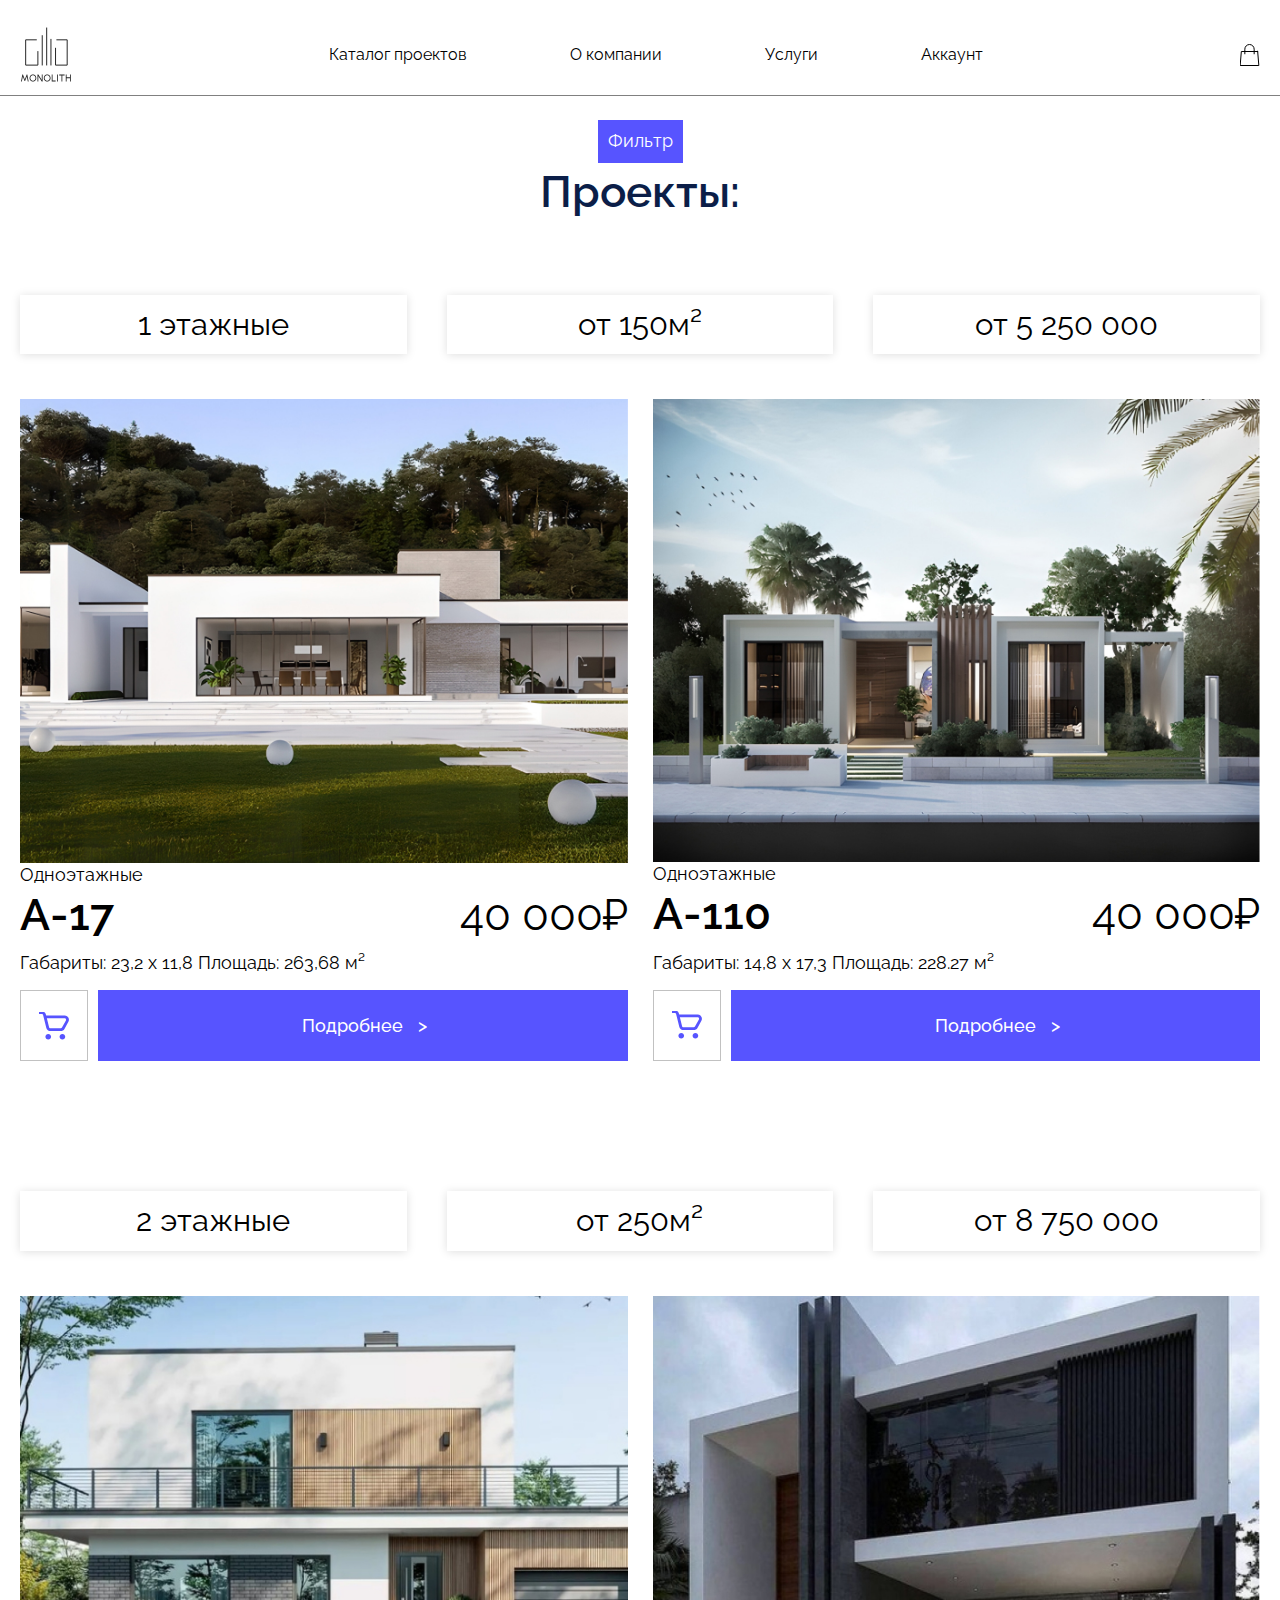
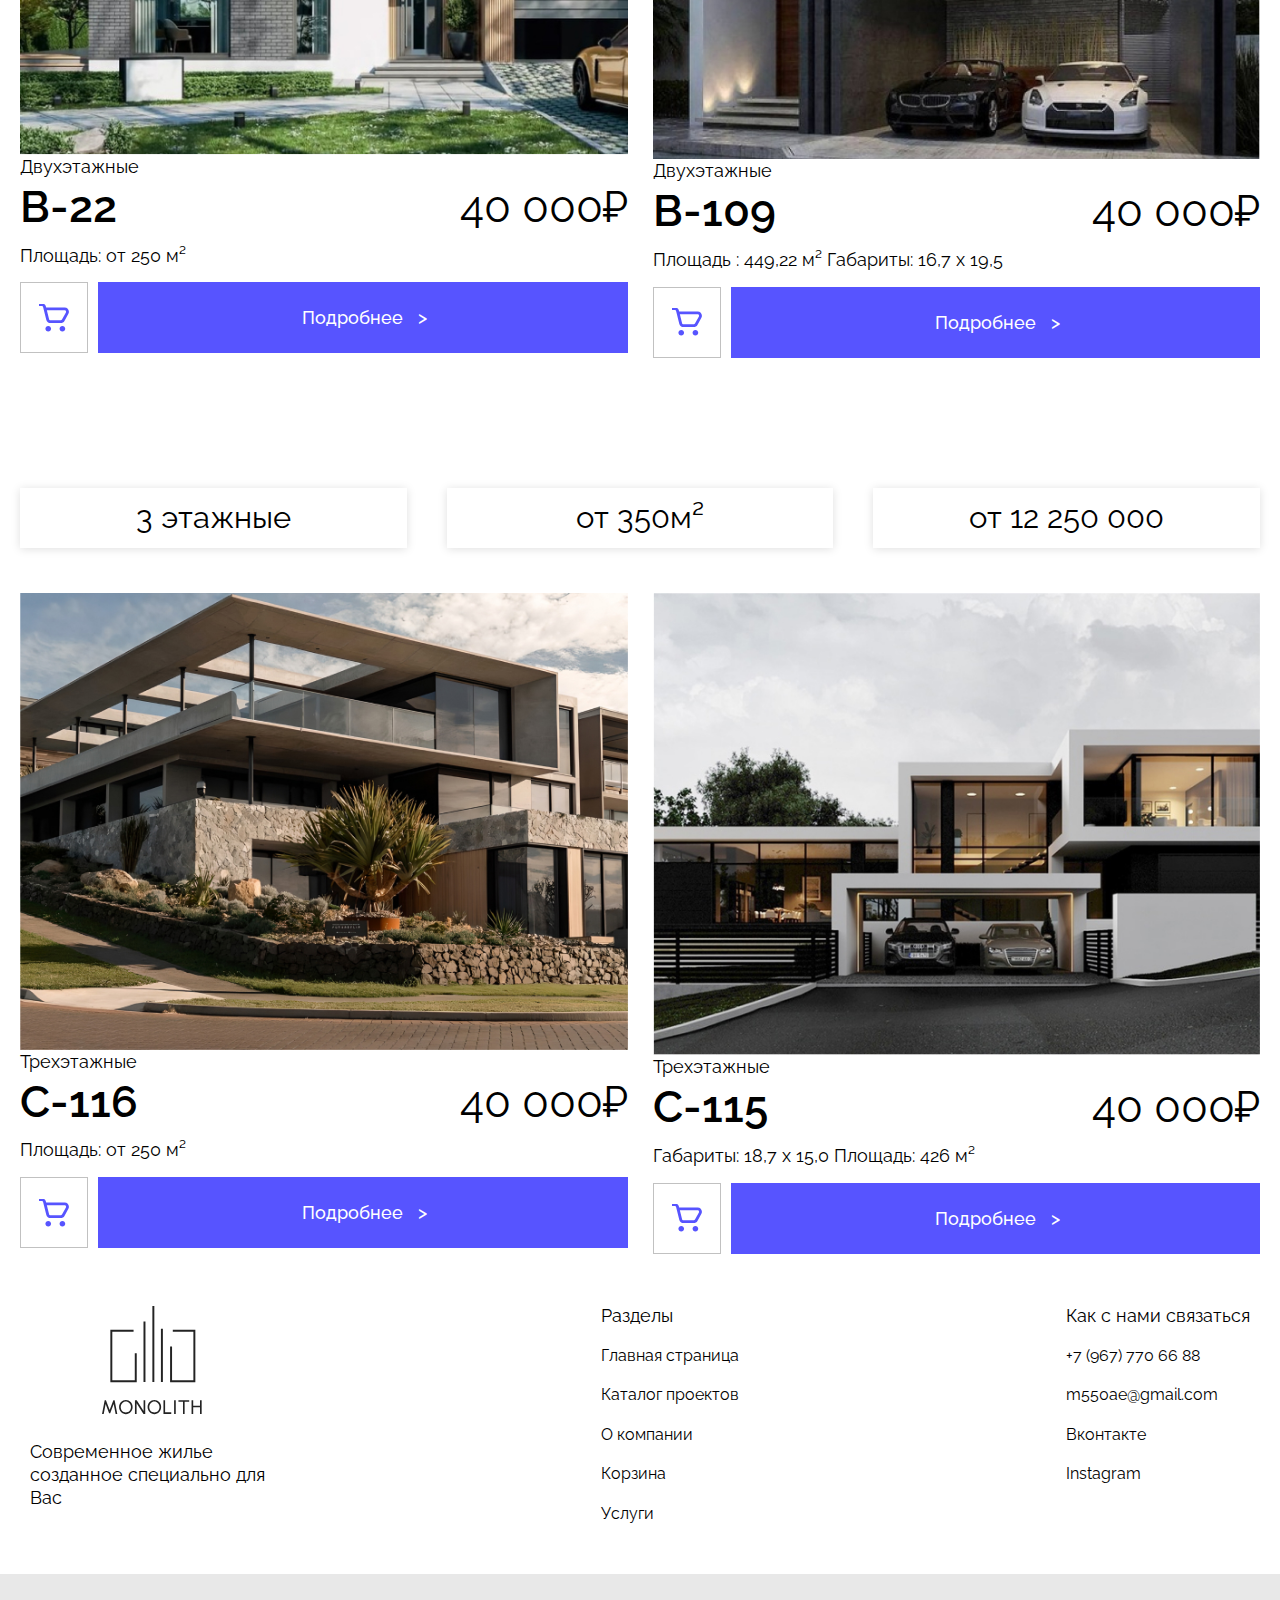
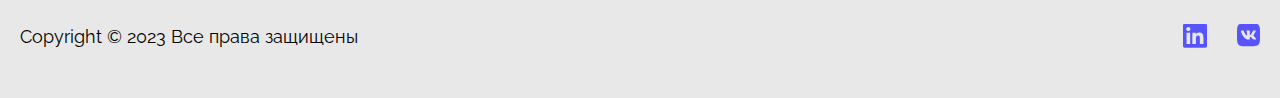
<file: pages/catalog.html>
<!DOCTYPE html>
<html lang="en">
  <head>
    <meta charset="UTF-8" />
    <meta name="viewport" content="width=device-width, initial-scale=1.0" />
    <link rel="stylesheet" href="../css/main.css" />
    <title>Каталог</title>
  </head>
  <body>
    <div class="wrapper">
      <!-- Шапка -->
      <header class="header">
        <div class="header__inner container-header">
          <a href="../index.html" class="hidden-mobile">
            <img
              width="52"
              height="57"
              src="../source/icons/logo.svg"
              alt="monolith"
              class="header__logo"
            />
          </a>
          <img
            width="52"
            height="57"
            src="../source/icons/logo.svg"
            alt="monolith"
            class="header__logo visible-mobile"
          />
          <!-- Меню для шапки (на компьютере) -->
          <nav class="header__menu menu hidden-mobile">
            <ul class="menu__list">
              <li class="menu__item">
                <a href="#" class="menu__link">Каталог проектов</a>
              </li>
              <li class="menu__item">
                <a href="./about-company.html" class="menu__link">О компании</a>
              </li>
              <li class="menu__item">
                <a href="./services.html" class="menu__link">Услуги</a>
              </li>
              <li class="menu__item">
                <a href="./account.html" class="menu__link">Аккаунт</a>
              </li>
            </ul>
          </nav>
          <!-- Мобильное меню (на телефоне) -->
          <nav class="header__menu mobile-bar visible-mobile translate-x">
            <ul class="mobile-bar__list">
              <li class="mobile-bar__item">
                <a href="../index.html" class="mobile-bar__link">
                  <span class="mobile-bar__link-wrapper">
                    <img
                      width="27"
                      height="27"
                      src="../source/icons/home.svg"
                      alt="home"
                    />
                  </span>
                  <span class="mobile-bar__link-text">Главная</span>
                </a>
              </li>
              <li class="mobile-bar__item">
                <a href="/about-company.html" class="mobile-bar__link">
                  <span class="mobile-bar__link-wrapper">
                    <img
                      width="27"
                      height="27"
                      src="../source/icons/document.svg"
                      alt="about company"
                    />
                  </span>
                  <span class="mobile-bar__link-text">О компании</span>
                </a>
              </li>
              <li class="mobile-bar__item">
                <a href="./services.html" class="mobile-bar__link">
                  <span class="mobile-bar__link-wrapper">
                    <img
                      width="27"
                      height="27"
                      src="../source/icons/actions.svg"
                      alt="actions"
                    />
                  </span>
                  <span class="mobile-bar__link-text">Услуги</span>
                </a>
              </li>
              <li class="mobile-bar__item">
                <a href="#" class="mobile-bar__link">
                  <span class="mobile-bar__link-wrapper">
                    <img
                      width="27"
                      height="27"
                      src="../source/icons/projects.svg"
                      alt="projects"
                    />
                  </span>
                  <span class="mobile-bar__link-text">Проекты</span>
                </a>
              </li>
              <li class="mobile-bar__item">
                <a href="./basket.html" class="mobile-bar__link">
                  <span class="mobile-bar__link-wrapper">
                    <img
                      width="27"
                      height="27"
                      src="../source/icons/basket.svg"
                      alt="basket"
                    />
                  </span>
                  <span class="mobile-bar__link-text">Корзина</span>
                </a>
              </li>
              <li class="mobile-bar__item">
                <a href="./account.html" class="mobile-bar__link">
                  <span class="mobile-bar__link-wrapper">
                    <img
                      width="27"
                      height="27"
                      src="../source/icons/account.svg"
                      alt="account"
                    />
                  </span>
                  <span class="mobile-bar__link-text">Аккаунт</span>
                </a>
              </li>
            </ul>
          </nav>
          <!-- Кнопка для перехода в корзину (на компьютере) -->
          <a href="./basket.html" class="header__button button hidden-mobile">
            <svg
              width="20.000000"
              height="22.000000"
              viewBox="0 0 20 22"
              fill="none"
              xmlns="http://www.w3.org/2000/svg"
              xmlns:xlink="http://www.w3.org/1999/xlink"
            >
              <defs />
              <path
                id="Icon"
                d="M17.66 7.5L18.83 21.5L0.16 21.5L1.33 7.5L17.66 7.5ZM4.83 9.83L4.83 5.16C4.83 2.58 6.92 0.5 9.5 0.5C12.07 0.5 14.16 2.58 14.16 5.16L14.16 9.83"
                stroke="#18181B"
                stroke-opacity="1.000000"
                stroke-width="1.000000"
                stroke-linejoin="round"
                stroke-linecap="round"
              />
            </svg>
          </a>
        </div>
      </header>
      <!-- Конец шапки -->

      <!-- ФИЛЬТР -->
      <section class="filter container">
        <button
          class="filter__button-open button--accent"
          data-action="filter-open"
        >
          Фильтр
        </button>
        <form id="filter-form" class="filter__form" action="" hidden>
          <fieldset class="filter__fieldset">
            <label class="filter__label" for="promotion">
              <input
                class="filter__input"
                id="promotion"
                name="promotion"
                type="checkbox"
              />Товары по акции</label
            >
            <legend class="filter__title">Сортировать:</legend>
            <div class="filter__input-wrapper">
              <label class="filter__label" for="default">
                <input class="filter__input" type="radio" name="default" />По
                умолчанию</label
              >
              <label class="filter__label" for="cheap-expensive">
                <input
                  class="filter__input"
                  type="radio"
                  name="cheap-expensive"
                />От дешевых к дорогим</label
              >

              <label class="filter__label" for="expensive-cheap">
                <input
                  class="filter__input"
                  type="radio"
                  name="expensive-cheap"
                />От дорогих кдешевым</label
              >
            </div>

            <button class="filter__button button--accent">Применить</button>
          </fieldset>
        </form>
      </section>
      <!-- Начало: Секция каталог товаров -->
      <section class="catalog">
        <div class="catalog__inner container">
          <h2 class="catalog__title">Проекты:</h2>
          <!-- Фильтр 1 -->
          <ul class="catalog__filter">
            <li class="catalog__filter-item">1 этажные</li>
            <li class="catalog__filter-item">от 150м²</li>
            <li class="catalog__filter-item">от 5 250 000</li>
          </ul>
          <!-- Каталог товаров для с фильтром 1 -->
          <ul class="catalog__cards cards">
            <li class="catalog__cards-item cards__item">
              <!-- Карточка товара по БЭМ -->
              <article class="catalog__card card">
                <!-- Фото товара -->
                <img
                  width="669"
                  height="509"
                  src="../source/images/a-17.jpg"
                  alt="a-17"
                  class="card__image"
                />
                <!-- Информация о количестве этажей -->
                <span class="card__floor-information">Одноэтажные</span>
                <!-- Главная информация о товаре -->
                <div class="card__information">
                  <h2 class="card__title">A-17</h2>
                  <p class="card__price">40 000₽</p>
                </div>
                <!-- Описание товара -->
                <p class="card__description">
                  Габариты: 23,2 х 11,8 Площадь: 263,68 м²
                </p>
                <!-- Кнопки -->
                <div class="card__actions">
                  <!-- ССЫЛКА - В КОРЗИНУ -->
                  <a href="#" class="card__button button button-buy">
                    <img
                      width="30"
                      height="28"
                      src="../source/icons/buy.svg"
                      alt="buy"
                    />
                  </a>
                  <a
                    href="./product-page.html"
                    class="card__button button button-details button--accent"
                  >
                    Подробнее
                  </a>
                </div>
              </article>
            </li>
            <li class="catalog__cards-item cards__item">
              <!-- Карточка товара по БЭМ -->
              <article class="catalog__card card">
                <!-- Фото товара -->
                <img
                  width="669"
                  height="509"
                  src="../source/images/a-110.jpg"
                  alt="a-110"
                  class="card__image"
                />
                <!-- Информация о количестве этажей -->
                <span class="card__floor-information">Одноэтажные</span>
                <!-- Главная информация о товаре -->
                <div class="card__information">
                  <h2 class="card__title">A-110</h2>
                  <p class="card__price">40 000₽</p>
                </div>
                <!-- Описание товара -->
                <p class="card__description">
                  Габариты: 14,8 х 17,3 Площадь: 228.27 м²
                </p>
                <!-- Кнопки -->
                <div class="card__actions">
                  <!-- ССЫЛКА - В КОРЗИНУ -->
                  <a
                    href="#"
                    type="button"
                    class="card__button button button-buy"
                  >
                    <img
                      width="30"
                      height="28"
                      src="../source/icons/buy.svg"
                      alt="buy"
                    />
                  </a>
                  <a
                    href="./product-page.html"
                    class="card__button button button-details button--accent"
                  >
                    Подробнее
                  </a>
                </div>
              </article>
            </li>
          </ul>
          <!-- Фильтр 2 -->
          <ul class="catalog__filter">
            <li class="catalog__filter-item">2 этажные</li>
            <li class="catalog__filter-item">от 250м²</li>
            <li class="catalog__filter-item">от 8 750 000</li>
          </ul>
          <!-- Каталог товаров для с фильтром 2 -->
          <ul class="catalog__cards cards">
            <li class="catalog__cards-item cards__item">
              <!-- Карточка товара по БЭМ -->
              <article class="catalog__card card">
                <!-- Фото товара -->
                <img
                  width="669"
                  height="509"
                  src="../source/images/b-22.jpg"
                  alt="b-22"
                  class="card__image"
                />
                <!-- Информация о количестве этажей -->
                <span class="card__floor-information">Двухэтажные</span>
                <!-- Главная информация о товаре -->
                <div class="card__information">
                  <h2 class="card__title">B-22</h2>
                  <p class="card__price">40 000₽</p>
                </div>
                <!-- Описание товара -->
                <p class="card__description">Площадь: от 250 м²</p>
                <!-- Кнопки -->
                <div class="card__actions">
                  <!-- ССЫЛКА - В КОРЗИНУ -->
                  <a href="#" class="card__button button button-buy">
                    <img
                      width="30"
                      height="28"
                      src="../source/icons/buy.svg"
                      alt="buy"
                    />
                  </a>
                  <a
                    href="./product-page.html"
                    class="card__button button button-details button--accent"
                  >
                    Подробнее
                  </a>
                </div>
              </article>
            </li>
            <li class="catalog__cards-item cards__item">
              <!-- Карточка товара по БЭМ -->
              <article class="catalog__card card">
                <!-- Фото товара -->
                <img
                  width="669"
                  height="509"
                  src="../source/images/b-109.jpg"
                  alt="b-109"
                  class="card__image"
                />
                <!-- Информация о количестве этажей -->
                <span class="card__floor-information">Двухэтажные</span>
                <!-- Главная информация о товаре -->
                <div class="card__information">
                  <h2 class="card__title">B-109</h2>
                  <p class="card__price">40 000₽</p>
                </div>
                <!-- Описание товара -->
                <p class="card__description">
                  Площадь : 449,22 м² Габариты: 16,7 х 19,5
                </p>
                <!-- Кнопки -->
                <div class="card__actions">
                  <!-- ССЫЛКА - В КОРЗИНУ -->
                  <a href="#" class="card__button button button-buy">
                    <img
                      width="30"
                      height="28"
                      src="../source/icons/buy.svg"
                      alt="buy"
                    />
                  </a>
                  <a
                    href="./product-page.html"
                    class="card__button button button-details button--accent"
                  >
                    Подробнее
                  </a>
                </div>
              </article>
            </li>
          </ul>
          <!-- Фильтр 3 -->
          <ul class="catalog__filter">
            <li class="catalog__filter-item">3 этажные</li>
            <li class="catalog__filter-item">от 350м²</li>
            <li class="catalog__filter-item">от 12 250 000</li>
          </ul>
          <!-- Каталог товаров для с фильтром 3 -->
          <ul class="catalog__cards cards">
            <li class="catalog__cards-item cards__item">
              <!-- Карточка товара по БЭМ -->
              <article class="catalog__card card">
                <!-- Фото товара -->
                <img
                  width="669"
                  height="509"
                  src="../source/images/c-115.jpg"
                  alt="c-116"
                  class="card__image"
                />
                <!-- Информация о количестве этажей -->
                <span class="card__floor-information">Трехэтажные</span>
                <!-- Главная информация о товаре -->
                <div class="card__information">
                  <h2 class="card__title">C-116</h2>
                  <p class="card__price">40 000₽</p>
                </div>
                <!-- Описание товара -->
                <p class="card__description">Площадь: от 250 м²</p>
                <!-- Кнопки -->
                <div class="card__actions">
                  <!-- ССЫЛКА - В КОРЗИНУ -->
                  <a href="#" class="card__button button button-buy">
                    <img
                      width="30"
                      height="28"
                      src="../source/icons/buy.svg"
                      alt="buy"
                    />
                  </a>
                  <a
                    href="./product-page.html"
                    class="card__button button button-details button--accent"
                  >
                    Подробнее
                  </a>
                </div>
              </article>
            </li>
            <li class="catalog__cards-item cards__item">
              <!-- Карточка товара по БЭМ -->
              <article class="catalog__card card">
                <!-- Фото товара -->
                <img
                  width="669"
                  height="509"
                  src="../source/images/c-116.jpg"
                  alt="c-115"
                  class="card__image"
                />
                <!-- Информация о количестве этажей -->
                <span class="card__floor-information">Трехэтажные</span>
                <!-- Главная информация о товаре -->
                <div class="card__information">
                  <h2 class="card__title">С-115</h2>
                  <p class="card__price">40 000₽</p>
                </div>
                <!-- Описание товара -->
                <p class="card__description">
                  Габариты: 18,7 х 15,0 Площадь: 426 м²
                </p>
                <!-- Кнопки -->
                <div class="card__actions">
                  <!-- ССЫЛКА - В КОРЗИНУ -->
                  <a href="#" class="card__button button button-buy">
                    <img
                      width="30"
                      height="28"
                      src="../source/icons/buy.svg"
                      alt="buy"
                    />
                  </a>
                  <a
                    href="./product-page.html"
                    class="card__button button button-details button--accent"
                  >
                    Подробнее
                  </a>
                </div>
              </article>
            </li>
          </ul>
          <!-- <div class="catalog__look-more-wrapper">
            <a href="/" class="catalog__look-more-text"
              >Посмотреть больше проектов</a
            >
          </div> -->
        </div>
      </section>
      <!-- Конец: Секция каталог товаров -->

      <!-- Подвал сайта (футер) -->
      <footer class="footer">
        <div class="footer__inner">
          <div class="footer__body">
            <div class="footer__body-content container">
              <div class="footer__logo-wrapper">
                <img
                  width="104"
                  height="116"
                  src="../source/icons/logo.svg"
                  alt=""
                  class="footer__logo"
                />
                <p class="footer__logo-description">
                  Современное жилье созданное специально для Вас
                </p>
              </div>
              <nav class="footer__nav">
                <ul class="footer__list">
                  <li class="footer__list-item">Разделы</li>
                  <li class="footer__list-item">
                    <a href="../index.html" class="footer__list-link"
                      >Главная страница</a
                    >
                  </li>
                  <li class="footer__list-item">
                    <a href="#" class="footer__list-link">Каталог проектов</a>
                  </li>
                  <li class="footer__list-item">
                    <a href="./about-company.html" class="footer__list-link"
                      >О компании</a
                    >
                  </li>
                  <li class="footer__list-item">
                    <a href="./basket.html" class="footer__list-link"
                      >Корзина</a
                    >
                  </li>
                  <li class="footer__list-item">
                    <a href="./services.html" class="footer__list-link"
                      >Услуги</a
                    >
                  </li>
                </ul>
              </nav>
              <nav class="footer__nav">
                <ul class="footer__list">
                  <li class="footer__list-item">Как с нами связаться</li>
                  <li class="footer__list-item">
                    <a href="#" class="footer__list-link" title="Phone-number"
                      >+7 (967) 770 66 88</a
                    >
                  </li>
                  <li class="footer__list-item">
                    <a href="#" class="footer__list-link" title="Gmail"
                      >m550ae@gmail.com</a
                    >
                  </li>
                  <li class="footer__list-item">
                    <a href="#" class="footer__list-link" title="Vkontakte"
                      >Вконтакте</a
                    >
                  </li>
                  <li class="footer__list-item">
                    <a href="#" class="footer__list-link" title="Instagram"
                      >Instagram</a
                    >
                  </li>
                </ul>
              </nav>
            </div>
          </div>
          <div class="footer__bottom">
            <div class="footer__bottom-content container">
              <p class="footer__copyright">
                Copyright © 2023 Все права защищены
              </p>
              <div class="footer__links">
                <a href="#" class="footer__link">
                  <img
                    class="footer__link-icon"
                    src="../source/icons/in-icon.svg"
                    alt="in"
                  />
                </a>
                <a href="#" class="footer__link">
                  <img
                    class="footer__link-icon"
                    src="../source/icons/vk-icon.svg"
                    alt="vk"
                  />
                </a>
              </div>
            </div>
          </div>
        </div>
      </footer>
    </div>
    <script src="../filter.js"></script>
    <script src="../script.js"></script>
  </body>
</html>
</file>
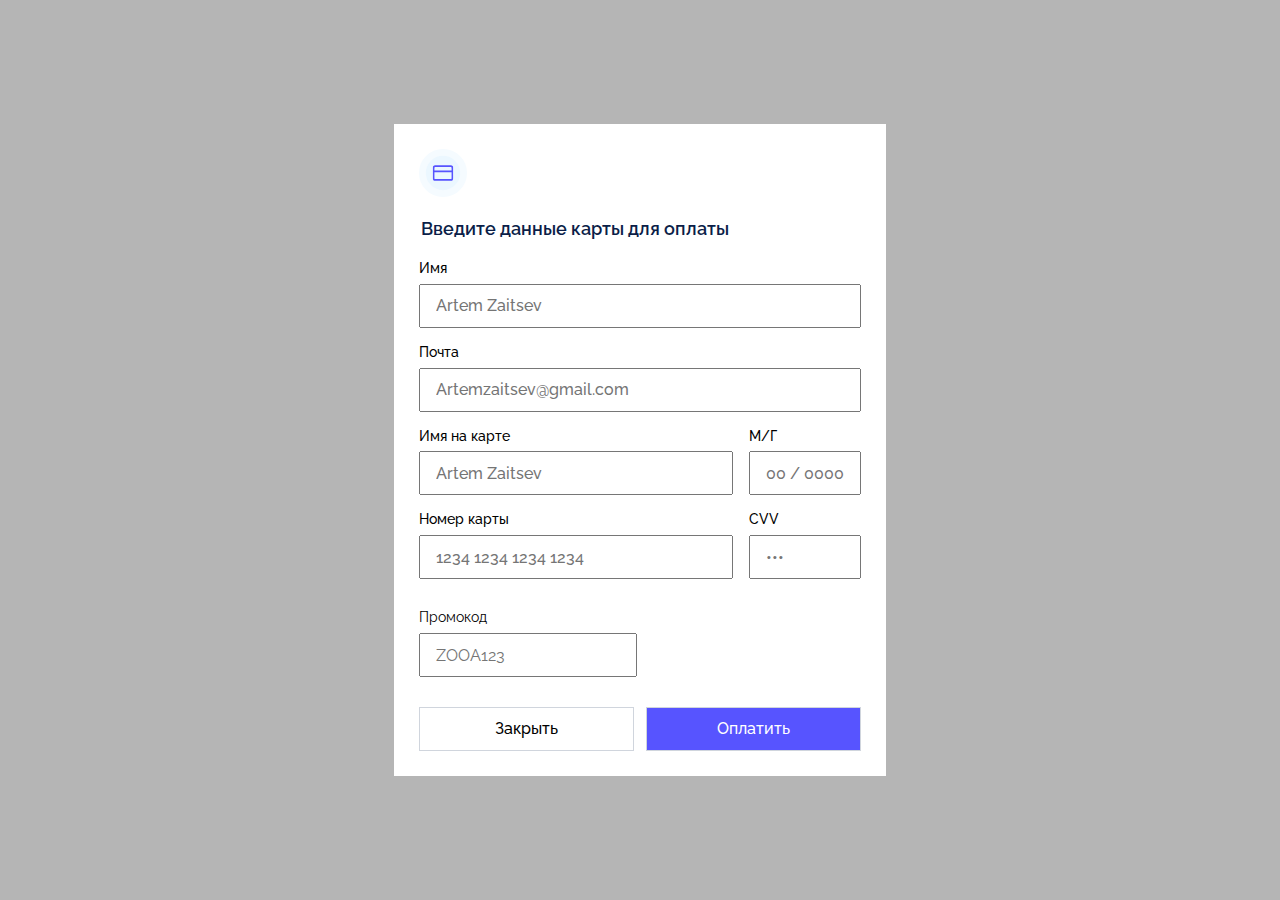
<file: pages/pay.html>
<!DOCTYPE html>
<html lang="en">
  <head>
    <meta charset="UTF-8" />
    <meta name="viewport" content="width=device-width, initial-scale=1.0" />
    <link rel="stylesheet" href="../css/main.css" />
    <title>Оплата</title>
  </head>
  <body>
    <div class="wrapper wrapper-grey">
      <div class="pay-section container">
        <form class="pay-form" action="" id="form-pay">
          <div class="pay-form__wrapper">
            <img
              width="48"
              height="48"
              class="pay-form__image"
              src="../source/icons/pay-icon.svg"
              alt=""
            />
            <fieldset class="pay-form__fieldset">
              <legend class="pay-form__title-wrapper">
                <h2 class="pay-form__title">Введите данные карты для оплаты</h2>
              </legend>
              <label class="pay-form__label" for="name">
                Имя
                <input
                  type="text"
                  id="name"
                  class="pay-form__input"
                  placeholder="Artem Zaitsev"
                  required
                />
              </label>
              <label class="pay-form__label" for="email">
                Почта
                <input
                  type="email"
                  id="email"
                  class="pay-form__input"
                  placeholder="Artemzaitsev@gmail.com"
                  inputmode="email"
                  required
                />
              </label>
              <div class="pay-form__wrapper-row">
                <label class="pay-form__label" for="name-in-card">
                  Имя на карте
                  <input
                    type="text"
                    id="name-in-card"
                    class="pay-form__input"
                    placeholder="Artem Zaitsev"
                    autocomplete="cc-name"
                    required
                  />
                </label>
                <label class="pay-form__label" for="card-date">
                  М/Г
                  <input
                    type="text"
                    id="card-date"
                    class="pay-form__input pay-form__input--small"
                    placeholder="00 / 0000"
                    autocomplete="cc-exp"
                    inputmode="numeric"
                    minlength="6"
                    maxlength="7"
                    required
                  />
                </label>
              </div>
              <div class="pay-form__wrapper-row">
                <label class="pay-form__label" for="card-number">
                  Номер карты
                  <input
                    type="number"
                    id="card-number"
                    class="pay-form__input"
                    placeholder="1234 1234 1234 1234"
                    autocomplete="cc-number"
                    inputmode="numeric"
                    minlength="16"
                    maxlength="19"
                    pattern="[0-9 ]+"
                    required
                  />
                </label>
                <label class="pay-form__label" for="cvv">
                  CVV
                  <input
                    type="password"
                    id="cvv"
                    class="pay-form__input pay-form__input--small"
                    placeholder="•••"
                    inputmode="numeric"
                    minlength="3"
                    maxlength="4"
                    required
                  />
                </label>
              </div>
            </fieldset>
            <label class="pay-form__label" for="promo">
              Промокод
              <input
                type="text"
                id="promo"
                class="pay-form__input"
                placeholder="ZOOA123"
              />
            </label>
            <div class="pay-form__actions">
              <button
                type="button"
                class="pay-form__button button button--base"
              >
                Закрыть
              </button>
              <button
                type="submit"
                class="pay-form__button button button--accent"
              >
                Оплатить
              </button>
            </div>
          </div>
        </form>
      </div>
    </div>
    <script src="../pay.js"></script>
  </body>
</html>
</file>
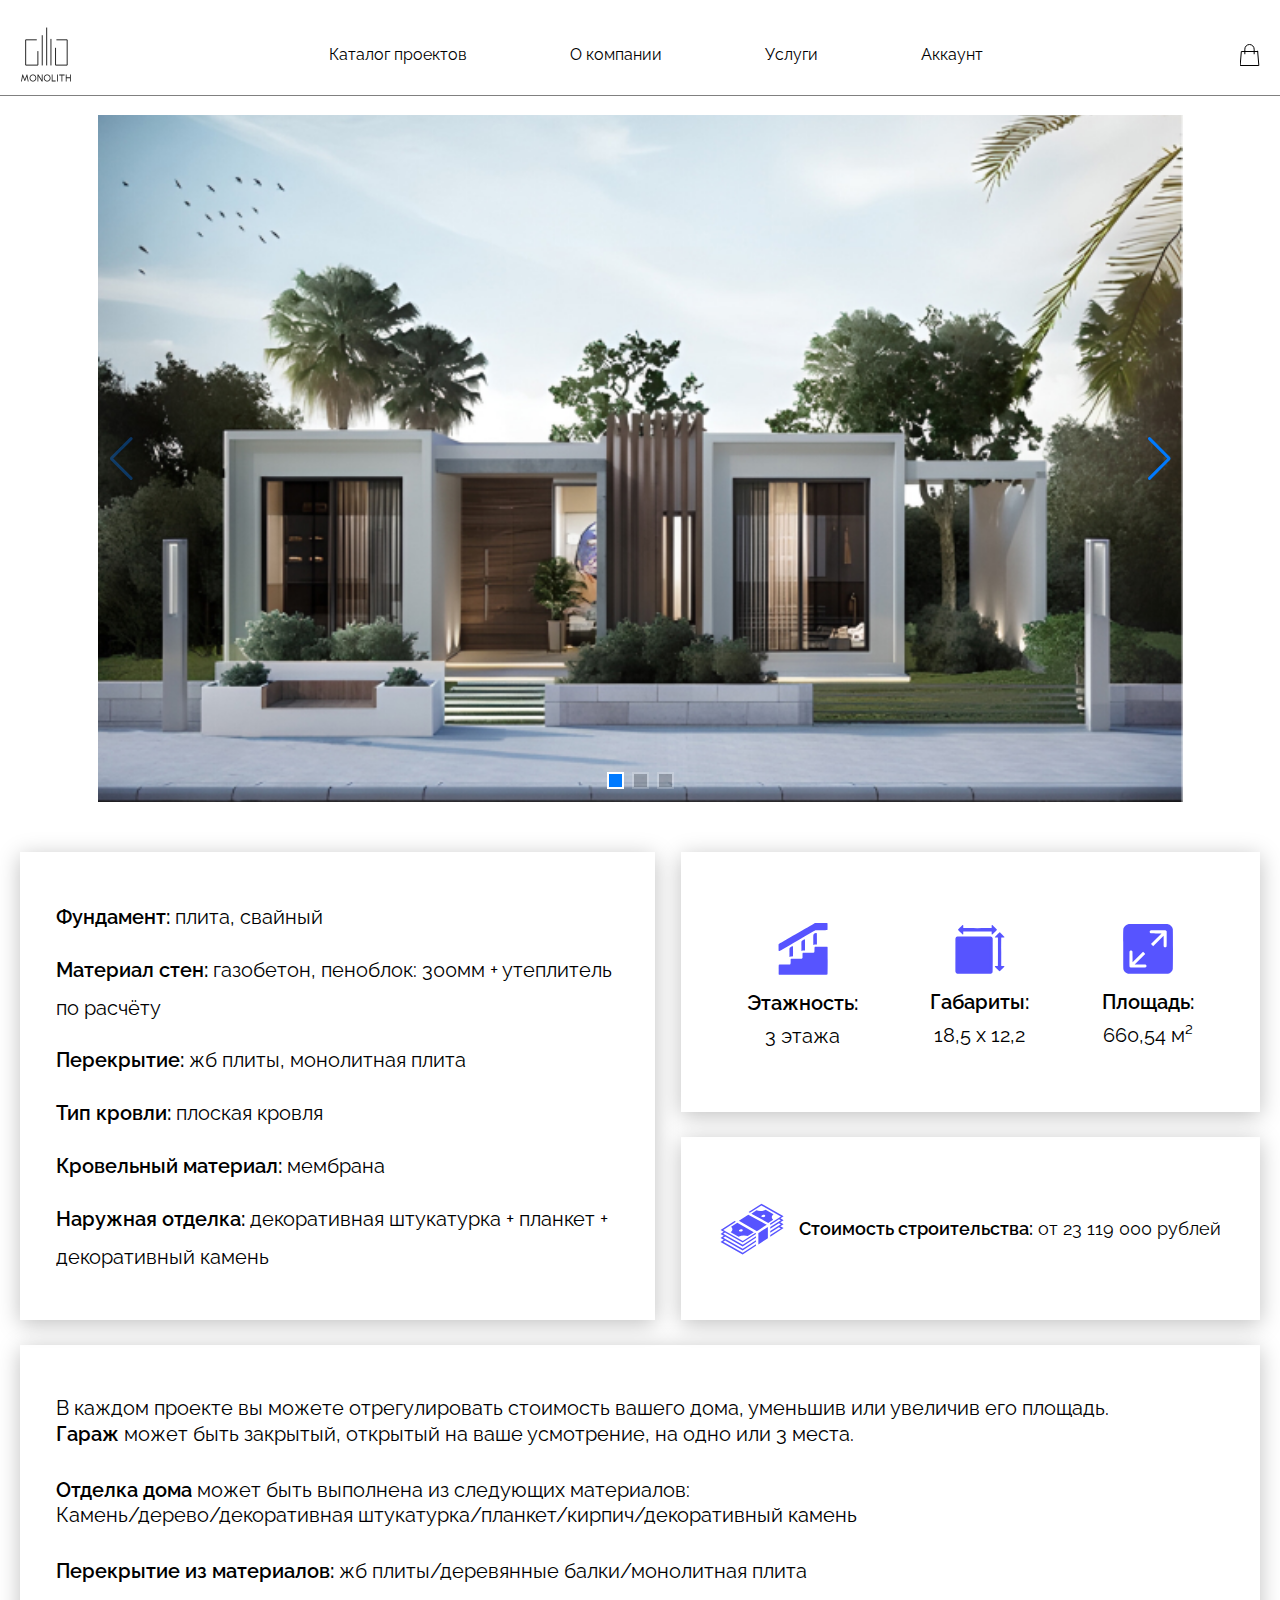
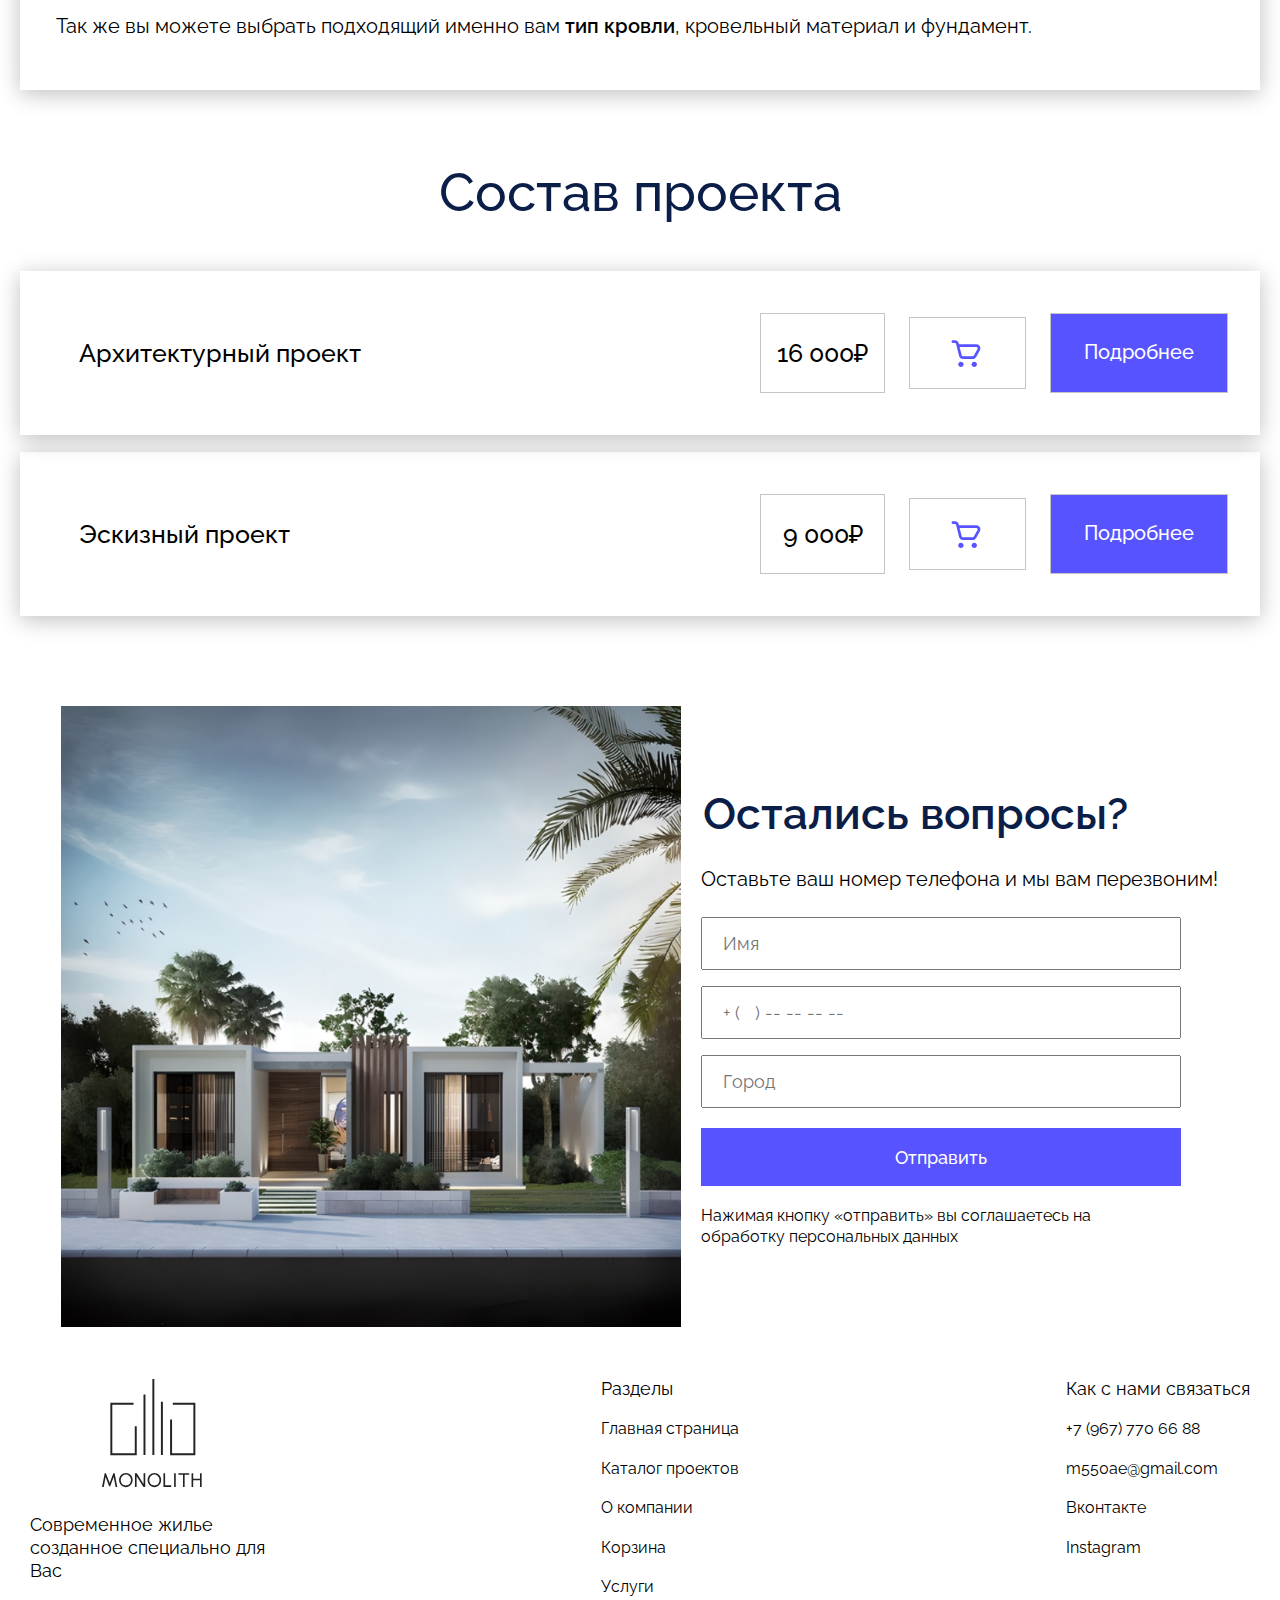
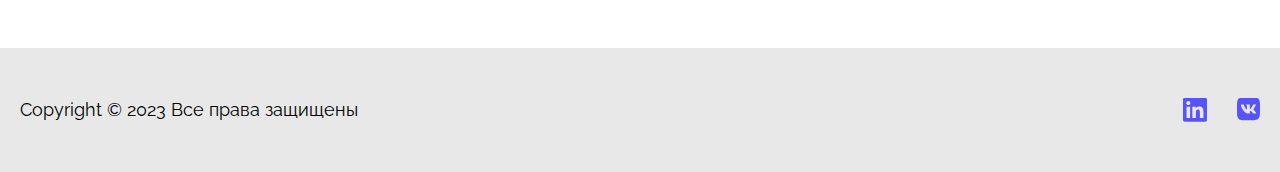
<file: pages/product-page.html>
<!DOCTYPE html>
<html lang="rus">
  <head>
    <meta charset="UTF-8" />
    <meta name="viewport" content="width=device-width, initial-scale=1.0" />

    <link
      rel="stylesheet"
      href="https://cdn.jsdelivr.net/npm/swiper@10/swiper-bundle.min.css"
    />
    <link rel="stylesheet" href="../css/main.css" />

    <title>Страница проекта</title>
  </head>
  <body>
    <div class="wrapper">
      <!-- Шапка -->
      <header class="header">
        <div class="header__inner container-header">
          <a href="../index.html" class="hidden-mobile">
            <img
              width="52"
              height="57"
              src="../source/icons/logo.svg"
              alt="monolith"
              class="header__logo"
            />
          </a>
          <img
            width="52"
            height="57"
            src="../source/icons/logo.svg"
            alt="monolith"
            class="header__logo visible-mobile"
          />
          <!-- Меню для шапки (на компьютере) -->
          <nav class="header__menu menu hidden-mobile">
            <ul class="menu__list">
              <li class="menu__item">
                <a href="./catalog.html" class="menu__link">Каталог проектов</a>
              </li>
              <li class="menu__item">
                <a href="./about-company.html" class="menu__link">О компании</a>
              </li>
              <li class="menu__item">
                <a href="./services.html" class="menu__link">Услуги</a>
              </li>
              <li class="menu__item">
                <a href="./account.html" class="menu__link">Аккаунт</a>
              </li>
            </ul>
          </nav>
          <!-- Мобильное меню (на телефоне) -->
          <nav class="header__menu mobile-bar visible-mobile translate-x">
            <ul class="mobile-bar__list">
              <li class="mobile-bar__item">
                <a href="../index.html" class="mobile-bar__link">
                  <span class="mobile-bar__link-wrapper">
                    <img
                      width="27"
                      height="27"
                      src="../source/icons/home.svg"
                      alt="home"
                    />
                  </span>
                  <span class="mobile-bar__link-text">Главная</span>
                </a>
              </li>
              <li class="mobile-bar__item">
                <a href="./about-company.html" class="mobile-bar__link">
                  <span class="mobile-bar__link-wrapper">
                    <img
                      width="27"
                      height="27"
                      src="../source/icons/document.svg"
                      alt="about company"
                    />
                  </span>
                  <span class="mobile-bar__link-text">О компании</span>
                </a>
              </li>
              <li class="mobile-bar__item">
                <a href="./services.html" class="mobile-bar__link">
                  <span class="mobile-bar__link-wrapper">
                    <img
                      width="27"
                      height="27"
                      src="../source/icons/actions.svg"
                      alt="actions"
                    />
                  </span>
                  <span class="mobile-bar__link-text">Услуги</span>
                </a>
              </li>
              <li class="mobile-bar__item">
                <a href="./catalog.html" class="mobile-bar__link">
                  <span class="mobile-bar__link-wrapper">
                    <img
                      width="27"
                      height="27"
                      src="../source/icons/projects.svg"
                      alt="projects"
                    />
                  </span>
                  <span class="mobile-bar__link-text">Проекты</span>
                </a>
              </li>
              <li class="mobile-bar__item">
                <a href="./basket.html" class="mobile-bar__link">
                  <span class="mobile-bar__link-wrapper">
                    <img
                      width="27"
                      height="27"
                      src="../source/icons/basket.svg"
                      alt="basket"
                    />
                  </span>
                  <span class="mobile-bar__link-text">Корзина</span>
                </a>
              </li>
              <li class="mobile-bar__item">
                <a href="./account.html" class="mobile-bar__link">
                  <span class="mobile-bar__link-wrapper">
                    <img
                      width="27"
                      height="27"
                      src="../source/icons/account.svg"
                      alt="account"
                    />
                  </span>
                  <span class="mobile-bar__link-text">Аккаунт</span>
                </a>
              </li>
            </ul>
          </nav>
          <!-- Кнопка для перехода в корзину (на компьютере) -->
          <a href="./basket.html" class="header__button button hidden-mobile">
            <svg
              width="20.000000"
              height="22.000000"
              viewBox="0 0 20 22"
              fill="none"
              xmlns="http://www.w3.org/2000/svg"
              xmlns:xlink="http://www.w3.org/1999/xlink"
            >
              <defs />
              <path
                id="Icon"
                d="M17.66 7.5L18.83 21.5L0.16 21.5L1.33 7.5L17.66 7.5ZM4.83 9.83L4.83 5.16C4.83 2.58 6.92 0.5 9.5 0.5C12.07 0.5 14.16 2.58 14.16 5.16L14.16 9.83"
                stroke="#18181B"
                stroke-opacity="1.000000"
                stroke-width="1.000000"
                stroke-linejoin="round"
                stroke-linecap="round"
              />
            </svg>
          </a>
        </div>
      </header>
      <!-- Конец шапки -->

      <main class="project-page">
        <div class="project container">
          <div class="swiper mySwiper">
            <div class="swiper-wrapper">
              <div class="swiper-slide">
                <img
                  class="slider-image"
                  src="../source/images/a-110.jpg"
                  alt=""
                />
              </div>
              <div class="swiper-slide">
                <img
                  class="slider-image"
                  src="../source/images/a-110.jpg"
                  alt=""
                />
              </div>
              <div class="swiper-slide">
                <img
                  class="slider-image"
                  src="../source/images/a-110.jpg"
                  alt=""
                />
              </div>
            </div>
            <div class="swiper-button-next"></div>
            <div class="swiper-button-prev"></div>
            <div class="swiper-pagination"></div>
          </div>
        </div>
        <section class="specifications">
          <div class="container">
            <div class="specifications__content">
              <div class="specifications__first-property">
                <p class="specifications__item">
                  <b>Фундамент:</b> плита, свайный
                </p>
                <p class="specifications__item">
                  <b>Материал стен:</b> газобетон, пеноблок: 300мм + утеплитель
                  по расчёту
                </p>
                <p class="specifications__item">
                  <b>Перекрытие:</b> жб плиты, монолитная плита
                </p>
                <p class="specifications__item">
                  <b>Тип кровли:</b> плоская кровля
                </p>
                <p class="specifications__item">
                  <b>Кровельный материал:</b> мембрана
                </p>
                <p class="specifications__item">
                  <b>Наружная отделка:</b> декоративная штукатурка + планкет +
                  декоративный камень
                </p>
              </div>
              <div class="specifications__second-property">
                <div class="specifications__card">
                  <img
                    src="../source/icons/ladder-svg.svg"
                    alt=""
                    class="specifications__card-icon"
                  />
                  <p class="specifications__card-discr">
                    <b>Этажность:</b>
                    <span class="span-margin">3 этажа</span>
                  </p>
                </div>
                <div class="specifications__card">
                  <img
                    src="../source/icons/sizes-svg.svg"
                    alt=""
                    class="specifications__card-icon"
                  />
                  <p class="specifications__card-discr">
                    <b>Габариты:</b><span class="span-margin">18,5 х 12,2</span>
                  </p>
                </div>
                <div class="specifications__card">
                  <img
                    src="../source/icons/diagonal-svg.svg"
                    alt=""
                    class="specifications__card-icon"
                  />
                  <p class="specifications__card-discr">
                    <b>Площадь:</b> <span class="span-margin">660,54 м² </span>
                  </p>
                </div>
              </div>
              <div class="specifications__price">
                <img
                  src="../source/icons/money-svg2.svg"
                  alt=""
                  class="specifications__price-icon"
                />
                <p class="specifications__price-discr">
                  <b>Стоимость строительства:</b> от 23 119 000 рублей
                </p>
              </div>
            </div>
          </div>
        </section>
        <section class="discription">
          <div class="container">
            <div class="discription__content">
              <p class="discription__item">
                В каждом проекте вы можете отрегулировать стоимость вашего дома,
                уменьшив или увеличив его площадь. <br />
                <b>Гараж </b>может быть закрытый, открытый на ваше усмотрение,
                на одно или 3 места.
              </p>
              <p class="discription__item">
                <b> Отделка дома</b> может быть выполнена из следующих
                материалов:
                <br />
                Камень/дерево/декоративная
                штукатурка/планкет/кирпич/декоративный камень
              </p>
              <p class="discription__item">
                <b>Перекрытие из материалов:</b> жб плиты/деревянные
                балки/монолитная плита
              </p>
              <p class="discription__item">
                Так же вы можете выбрать подходящий именно вам
                <b>тип кровли</b>, кровельный материал и фундамент.
              </p>
            </div>
          </div>
        </section>
        <section class="structure">
          <div class="structure__content container">
            <h1 class="structure__title title">Состав проекта</h1>
            <ul class="structure__list">
              <li
                class="structure__item"
                data-discr="В архитектурный проект входит набор чертежей и эскизов, представляющих собой архитектурно-строительную документацию (планы дома, фасадов, этажей, общая информация об объекте), а также чертежи инженерно-коммуникационных систем (водопровода, электроснабжения, отопления, вентиляции, слаботочных сетей и так далее). Разработка этой части проекта позволяет представить себе, как будет выглядеть объект по завершении строительства, каковы будут его основные параметры и характеристики. Выполненная таким образом первая часть пакета документов отправляется на прохождение процедуры и представители соответствующих государственных органов дают свою экспертную оценку проекту, определяя, отвечает ли он существующим строительным нормам и правилам."
              >
                <p class="structure__discr">Архитектурный проект</p>
                <div class="structure__row">
                  <div class="structure__price">16 000₽</div>
                  <button data-add href="#" class="structure__button-bag">
                    <img src="../source/icons/korzinka.svg" alt="korzinka" />
                  </button>
                  <button
                    data-tooltip="open"
                    type="button"
                    id="modal-1"
                    class="structure__button button button--accent"
                  >
                    Подробнее
                  </button>
                </div>
              </li>
              <li
                class="structure__item"
                data-discr="Эскизный проект содержит описание общей концепции здания или дизайна помещений, внешнего вида фасадов, элементов архитектуры. Документ разрабатывается до начала оформления основного проекта. В содержание эскизного проекта входят текстовые документы, чертежи, рисунки, коллажи, другие графические материалы. На основании документа может оформляться АГР и дизайн-проект. Согласование эскизного проекта осуществляется только с заказчиком. "
              >
                <p class="structure__discr">Эскизный проект</p>
                <div class="structure__row">
                  <div class="structure__price">9 000₽</div>
                  <button data-add href="#" class="structure__button-bag">
                    <img src="../source/icons/korzinka.svg" alt="korzinka" />
                  </button>
                  <button
                    data-tooltip="open"
                    type="button"
                    id="modal-1"
                    class="structure__button button button--accent"
                  >
                    Подробнее
                  </button>
                </div>
              </li>
            </ul>
          </div>
          <div id="basket" class="basket__products-block hidden"></div>
        </section>
        <!-- Начало: Секция "Форма" -->
        <section class="form-section">
          <div class="form-section__inner container">
            <img
              width="800"
              height="800"
              src="../source/images/form-image.jpeg"
              alt=""
              class="form-section__img"
            />
            <!-- Форма -->
            <form action="" method="" class="form form__main-page">
              <fieldset class="form__fieldset">
                <legend class="form__legend">
                  <h2 class="form__title">Остались вопросы?</h2>
                </legend>
                <p class="form__description">
                  Оставьте ваш номер телефона и мы вам перезвоним!
                </p>
                <ul class="form__list">
                  <li class="form__list-item">
                    <label for="name" class="form__label"></label>
                    <!-- Поле ИМЯ -->
                    <input
                      type="text"
                      id="name"
                      name="name"
                      class="form__input"
                      placeholder="Имя"
                      required
                    />
                  </li>
                  <li class="form__list-item">
                    <label for="phone-number" class="form__label"></label>
                    <!-- Поле НОМЕР ТЕЛЕФОНА -->
                    <input
                      type="tel"
                      id="phone-number"
                      name="phone-number"
                      class="form__input"
                      placeholder="+ (   ) -- -- -- --"
                      required
                    />
                  </li>
                  <li class="form__list-item">
                    <label for="city" class="form__label"></label>
                    <!-- Поле ГОРОД -->
                    <input
                      type="text"
                      id="city"
                      name="city"
                      class="form__input"
                      placeholder="Город"
                      required
                    />
                  </li>
                </ul>
                <!-- Кнопка отправить -->
                <button
                  type="submit"
                  class="button button-submit button--accent form__button"
                >
                  Отправить
                </button>
                <p class="form__notification">
                  Нажимая кнопку «отправить» вы соглашаетесь на обработку
                  персональных данных
                </p>
              </fieldset>
            </form>
          </div>
        </section>
        <!-- Конец: Секция "Форма"  -->
      </main>
      <!-- Подвал сайта (футер) -->
      <footer class="footer">
        <div class="footer__inner">
          <div class="footer__body">
            <div class="footer__body-content container">
              <div class="footer__logo-wrapper">
                <img
                  width="104"
                  height="116"
                  src="../source/icons/logo.svg"
                  alt=""
                  class="footer__logo"
                />
                <p class="footer__logo-description">
                  Современное жилье созданное специально для Вас
                </p>
              </div>
              <nav class="footer__nav">
                <ul class="footer__list">
                  <li class="footer__list-item">Разделы</li>
                  <li class="footer__list-item">
                    <a href="../index.html" class="footer__list-link"
                      >Главная страница</a
                    >
                  </li>
                  <li class="footer__list-item">
                    <a href="#" class="footer__list-link">Каталог проектов</a>
                  </li>
                  <li class="footer__list-item">
                    <a href="./about-company.html" class="footer__list-link"
                      >О компании</a
                    >
                  </li>
                  <li class="footer__list-item">
                    <a href="./basket.html" class="footer__list-link"
                      >Корзина</a
                    >
                  </li>
                  <li class="footer__list-item">
                    <a href="./services.html" class="footer__list-link"
                      >Услуги</a
                    >
                  </li>
                </ul>
              </nav>
              <nav class="footer__nav">
                <ul class="footer__list">
                  <li class="footer__list-item">Как с нами связаться</li>
                  <li class="footer__list-item">
                    <a href="#" class="footer__list-link" title="Phone-number"
                      >+7 (967) 770 66 88</a
                    >
                  </li>
                  <li class="footer__list-item">
                    <a href="#" class="footer__list-link" title="Gmail"
                      >m550ae@gmail.com</a
                    >
                  </li>
                  <li class="footer__list-item">
                    <a href="#" class="footer__list-link" title="Vkontakte"
                      >Вконтакте</a
                    >
                  </li>
                  <li class="footer__list-item">
                    <a href="#" class="footer__list-link" title="Instagram"
                      >Instagram</a
                    >
                  </li>
                </ul>
              </nav>
            </div>
          </div>
          <div class="footer__bottom">
            <div class="footer__bottom-content container">
              <p class="footer__copyright">
                Copyright © 2023 Все права защищены
              </p>
              <div class="footer__links">
                <a href="#" class="footer__link">
                  <img
                    class="footer__link-icon"
                    src="../source/icons/in-icon.svg"
                    alt="in"
                  />
                </a>
                <a href="#" class="footer__link">
                  <img
                    class="footer__link-icon"
                    src="../source/icons/vk-icon.svg"
                    alt="vk"
                  />
                </a>
              </div>
            </div>
          </div>
        </div>
      </footer>
      <div class="overlay" id="overlay" hidden></div>
    </div>

    <script src="../script.js"></script>
    <script src="../modal.js"></script>
    <script src="https://cdn.jsdelivr.net/npm/swiper@10/swiper-bundle.min.js"></script>
    <script>
      const swiper = new Swiper(".mySwiper", {
        cssMode: true,
        navigation: {
          nextEl: ".swiper-button-next",
          prevEl: ".swiper-button-prev",
        },
        pagination: {
          el: ".swiper-pagination",
        },
        mousewheel: true,
        keyboard: true,
      });
    </script>
  </body>
</html>
</file>
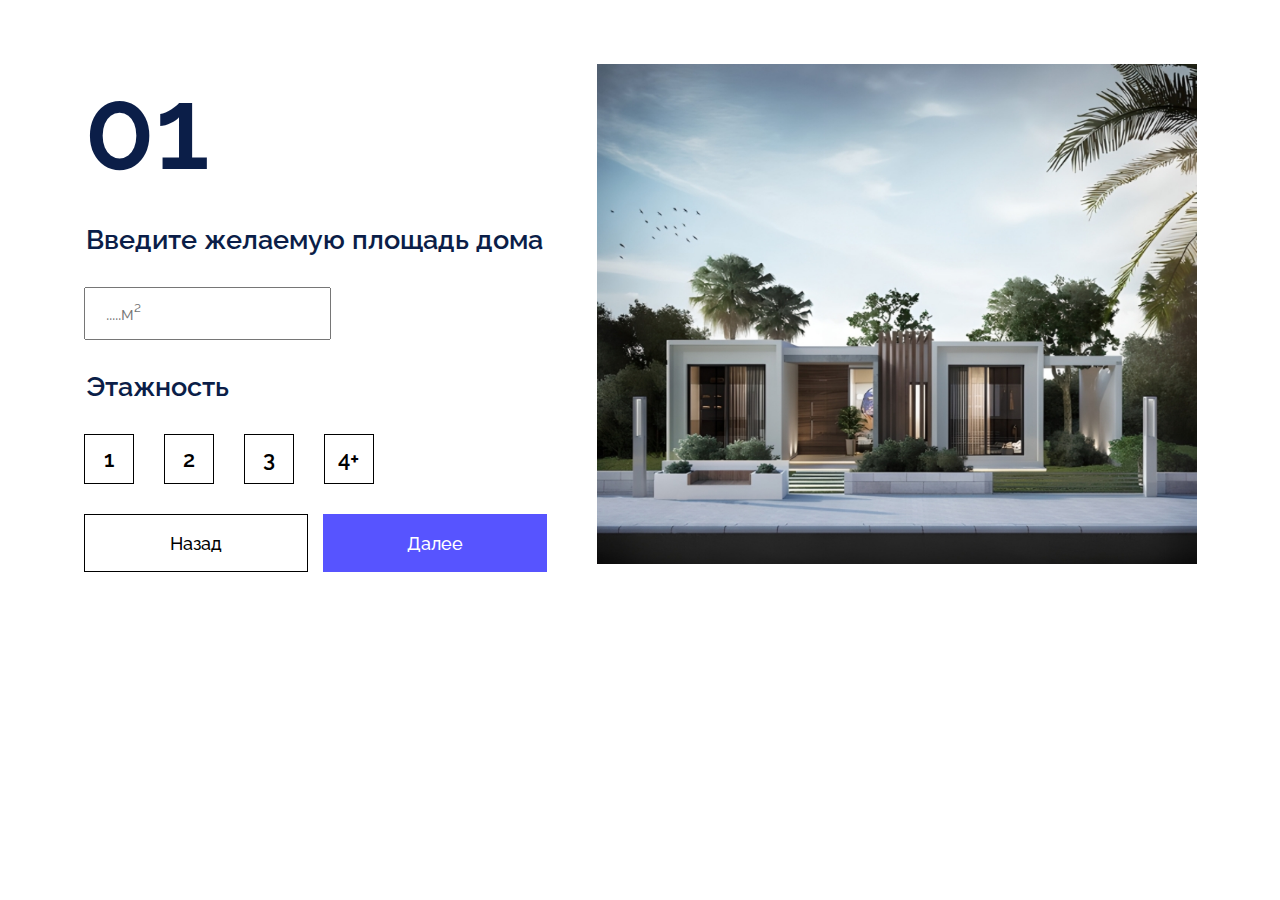
<file: pages/quiz.html>
<!DOCTYPE html>
<html lang="en">
  <head>
    <meta charset="UTF-8" />
    <meta name="viewport" content="width=device-width, initial-scale=1.0" />
    <link rel="stylesheet" href="../css/main.css" />
    <title>Квиз</title>
  </head>
  <body>
    <div class="wrapper">
      <!-- Шапка -->
      <header class="header" hidden>
        <div class="header__inner container-header">
          <a href="../index.html" class="hidden-mobile">
            <img
              width="52"
              height="57"
              src="../source/icons/logo.svg"
              alt="monolith"
              class="header__logo"
            />
          </a>
          <img
            width="52"
            height="57"
            src="../source/icons/logo.svg"
            alt="monolith"
            class="header__logo visible-mobile"
          />
          <!-- Меню для шапки (на компьютере) -->
          <nav class="header__menu menu hidden-mobile">
            <ul class="menu__list">
              <li class="menu__item">
                <a href="./catalog.html" class="menu__link">Каталог проектов</a>
              </li>
              <li class="menu__item">
                <a href="#" class="menu__link">О компании</a>
              </li>
              <li class="menu__item">
                <a href="./services.html" class="menu__link">Услуги</a>
              </li>
              <li class="menu__item">
                <a href="./account.html" class="menu__link">Аккаунт</a>
              </li>
            </ul>
          </nav>
          <!-- Мобильное меню (на телефоне) -->
          <nav class="header__menu mobile-bar visible-mobile translate-x">
            <ul class="mobile-bar__list">
              <li class="mobile-bar__item">
                <a href="../index.html" class="mobile-bar__link">
                  <span class="mobile-bar__link-wrapper">
                    <img
                      width="27"
                      height="27"
                      src="../source/icons/home.svg"
                      alt="home"
                    />
                  </span>
                  <span class="mobile-bar__link-text">Главная</span>
                </a>
              </li>
              <li class="mobile-bar__item">
                <a href="./about-company.html" class="mobile-bar__link">
                  <span class="mobile-bar__link-wrapper">
                    <img
                      width="27"
                      height="27"
                      src="../source/icons/document.svg"
                      alt="about company"
                    />
                  </span>
                  <span class="mobile-bar__link-text">О компании</span>
                </a>
              </li>
              <li class="mobile-bar__item">
                <a href="./services.html" class="mobile-bar__link">
                  <span class="mobile-bar__link-wrapper">
                    <img
                      width="27"
                      height="27"
                      src="../source/icons/actions.svg"
                      alt="actions"
                    />
                  </span>
                  <span class="mobile-bar__link-text">Услуги</span>
                </a>
              </li>
              <li class="mobile-bar__item">
                <a href="./catalog.html" class="mobile-bar__link">
                  <span class="mobile-bar__link-wrapper">
                    <img
                      width="27"
                      height="27"
                      src="../source/icons/projects.svg"
                      alt="projects"
                    />
                  </span>
                  <span class="mobile-bar__link-text">Проекты</span>
                </a>
              </li>
              <li class="mobile-bar__item">
                <a href="./basket.html" class="mobile-bar__link">
                  <span class="mobile-bar__link-wrapper">
                    <img
                      width="27"
                      height="27"
                      src="../source/icons/basket.svg"
                      alt="basket"
                    />
                  </span>
                  <span class="mobile-bar__link-text">Корзина</span>
                </a>
              </li>
              <li class="mobile-bar__item">
                <a href="./account.html" class="mobile-bar__link">
                  <span class="mobile-bar__link-wrapper">
                    <img
                      width="27"
                      height="27"
                      src="../source/icons/account.svg"
                      alt="account"
                    />
                  </span>
                  <span class="mobile-bar__link-text">Аккаунт</span>
                </a>
              </li>
            </ul>
          </nav>
          <!-- Кнопка для перехода в корзину (на компьютере) -->
          <a href="./basket.html" class="header__button button hidden-mobile">
            <svg
              width="20.000000"
              height="22.000000"
              viewBox="0 0 20 22"
              fill="none"
              xmlns="http://www.w3.org/2000/svg"
              xmlns:xlink="http://www.w3.org/1999/xlink"
            >
              <defs />
              <path
                id="Icon"
                d="M17.66 7.5L18.83 21.5L0.16 21.5L1.33 7.5L17.66 7.5ZM4.83 9.83L4.83 5.16C4.83 2.58 6.92 0.5 9.5 0.5C12.07 0.5 14.16 2.58 14.16 5.16L14.16 9.83"
                stroke="#18181B"
                stroke-opacity="1.000000"
                stroke-width="1.000000"
                stroke-linejoin="round"
                stroke-linecap="round"
              />
            </svg>
          </a>
        </div>
      </header>
      <!-- Конец шапки -->

      <section class="quiz-section container">
        <!-- квиз 1 -->
        <div class="quiz">
          <div class="quiz__wrapper">
            <div class="quiz__content">
              <div class="quiz__content-wrapper">
                <!-- Форма -->
                <form action="" class="quiz__form-quistions">
                  <!-- Квиз 1 -->
                  <div class="form-quistions">
                    <div class="quiz__number-wrapper">
                      <!-- Номер квиза -->
                      <p class="quiz__question-number" id="quiz-number">01</p>
                    </div>
                    <!-- 1-ая Секция с вопросами -->
                    <fieldset class="form-quistions__content">
                      <legend
                        class="form-quistions__title-wrapper"
                        id="title-first"
                      >
                        <!-- Вопрос 1-ый -->
                        <h3 class="form-quistions__title">
                          Введите желаемую площадь дома
                        </h3>
                      </legend>
                      <div
                        class="form-quistions__answers-row"
                        id="quiz-content-first"
                      >
                        <label for="input" class="form-quistions__label">
                          <input
                            type="number"
                            id="input"
                            class="form-quistions__input"
                            placeholder=".....м²"
                            required
                          />
                        </label>
                      </div>
                    </fieldset>
                    <!-- 2-ая Секция с вопросами -->
                    <fieldset class="form-quistions__content">
                      <legend
                        class="form-quistions__title-wrapper"
                        id="title-second"
                      >
                        <!-- Вопрос 2-й -->
                        <h3 class="form-quistions__title">Этажность</h3>
                      </legend>
                      <div
                        class="form-quistions__answers-row"
                        id="quiz-content-second"
                      >
                        <div class="form-quistions__checkbox-wrapper">
                          <label for="floor-one" class="form-quistions__label">
                            <input
                              type="checkbox"
                              id="floor-one"
                              class="form-quistions__checkbox"
                            />
                            <span class="form-quistions__custom-checkbox"
                              >1</span
                            >
                          </label>
                        </div>
                        <div class="form-quistions__checkbox-wrapper">
                          <label for="floor-two" class="form-quistions__label">
                            <input
                              type="checkbox"
                              id="floor-two"
                              class="form-quistions__checkbox"
                            />
                            <span class="form-quistions__custom-checkbox"
                              >2</span
                            >
                          </label>
                        </div>
                        <div class="form-quistions__checkbox-wrapper">
                          <label
                            for="floor-three"
                            class="form-quistions__label"
                          >
                            <input
                              type="checkbox"
                              id="floor-three"
                              class="form-quistions__checkbox"
                            />
                            <span class="form-quistions__custom-checkbox"
                              >3</span
                            >
                          </label>
                        </div>
                        <div class="form-quistions__checkbox-wrapper">
                          <label for="floor-four" class="form-quistions__label">
                            <input
                              type="checkbox"
                              id="floor-four"
                              class="form-quistions__checkbox"
                            />
                            <span class="form-quistions__custom-checkbox"
                              >4+</span
                            >
                          </label>
                        </div>
                      </div>
                    </fieldset>
                    <!-- Кнопки -->
                    <div class="form-quistions__actions">
                      <button
                        class="form-quistions__button button button-back"
                        type="button"
                      >
                        Назад
                      </button>
                      <button
                        type="button"
                        class="form-quistions__button button--accent button button-continue"
                      >
                        Далее
                      </button>
                    </div>
                  </div>
                  <!-- Квиз 2 -->
                  <div class="form-quistions" hidden>
                    <div class="quiz__number-wrapper">
                      <!-- Номер квиза -->
                      <p class="quiz__question-number" id="quiz-number">02</p>
                    </div>
                    <!-- 1-ая Секция с вопросами -->
                    <fieldset class="form-quistions__content">
                      <legend
                        class="form-quistions__title-wrapper"
                        id="title-first"
                      >
                        <!-- Вопрос 1-ый -->
                        <h3 class="form-quistions__title">Материал стен</h3>
                      </legend>
                      <!-- Ответы для 1-го вопроса -->
                      <div
                        class="form-quistions__answers-row form-quistions__answers-row--checkbox"
                        id="quiz-content-first"
                      >
                        <label
                          for="brick"
                          class="form-quistions__label checkbox-base"
                        >
                          <input
                            type="checkbox"
                            id="brick"
                            value="brick"
                            class="form-quistions__checkbox form-quistions__checkbox--base"
                          />
                          Кирпич
                        </label>
                        <label
                          for="tree"
                          class="form-quistions__label checkbox-base"
                        >
                          <input
                            type="checkbox"
                            id="tree"
                            value="tree"
                            class="form-quistions__checkbox form-quistions__checkbox--base"
                          />
                          Дерево
                        </label>
                        <label
                          for="gas-block"
                          class="form-quistions__label checkbox-base"
                        >
                          <input
                            type="checkbox"
                            id="gas-block"
                            value="gas-block"
                            class="form-quistions__checkbox form-quistions__checkbox--base"
                          />
                          Газоблок
                        </label>
                        <label
                          for="other"
                          class="form-quistions__label checkbox-base"
                        >
                          <input
                            type="checkbox"
                            id="other"
                            value="other"
                            class="form-quistions__checkbox form-quistions__checkbox--base"
                          />
                          Другое
                        </label>
                      </div>
                    </fieldset>
                    <!-- 2-ая Секция с вопросами -->
                    <fieldset class="form-quistions__content">
                      <legend
                        class="form-quistions__title-wrapper"
                        id="title-second"
                      >
                        <!-- Вопрос 2-й -->
                        <h3 class="form-quistions__title">Высота дома</h3>
                      </legend>
                      <div
                        class="form-quistions__answers-row"
                        id="quiz-content-second"
                      >
                        <label for="input" class="form-quistions__label">
                          <input
                            type="number"
                            id="input"
                            class="form-quistions__input"
                            placeholder="0-9 м"
                            required
                          />
                        </label>
                      </div>
                    </fieldset>
                    <!-- Кнопки -->
                    <div class="form-quistions__actions">
                      <button
                        class="form-quistions__button button button-back"
                        type="button"
                      >
                        Назад
                      </button>
                      <button
                        type="button"
                        class="form-quistions__button button--accent button button-continue"
                      >
                        Далее
                      </button>
                    </div>
                  </div>
                  <!-- Квиз 3 -->
                  <div class="form-quistions" hidden>
                    <div class="quiz__number-wrapper">
                      <!-- Номер квиза -->
                      <p class="quiz__question-number" id="quiz-number">03</p>
                    </div>
                    <!-- 1-ая Секция с вопросами -->
                    <fieldset class="form-quistions__content">
                      <legend
                        class="form-quistions__title-wrapper"
                        id="title-first"
                      >
                        <!-- Вопрос 1-ый -->
                        <h3 class="form-quistions__title">Отделка фасадов</h3>
                      </legend>
                      <!-- Ответы для 1-го вопроса -->
                      <div
                        class="form-quistions__answers-row form-quistions__answers-row--checkbox"
                        id="quiz-content-first"
                      >
                        <label
                          for="facing-brick"
                          class="form-quistions__label checkbox-base"
                        >
                          <input
                            type="checkbox"
                            id="facing-brick"
                            value="facing-brick"
                            class="form-quistions__checkbox form-quistions__checkbox--base"
                          />
                          Кирпич облицовочный
                        </label>
                        <label
                          for="tree"
                          class="form-quistions__label checkbox-base"
                        >
                          <input
                            type="checkbox"
                            id="tree"
                            value="tree"
                            class="form-quistions__checkbox form-quistions__checkbox--base"
                          />
                          Дерево
                        </label>
                        <label
                          for="decorative-plaster"
                          class="form-quistions__label checkbox-base"
                        >
                          <input
                            type="checkbox"
                            id="decorative-plaster"
                            value="decorative-plaster"
                            class="form-quistions__checkbox form-quistions__checkbox--base"
                          />
                          Декоративная штукатурка
                        </label>
                        <label
                          for="other"
                          class="form-quistions__label checkbox-base"
                        >
                          <input
                            type="checkbox"
                            id="other"
                            value="other"
                            class="form-quistions__checkbox form-quistions__checkbox--base"
                          />
                          Другое
                        </label>
                      </div>
                    </fieldset>
                    <!-- 2-ая Секция с вопросами -->
                    <fieldset class="form-quistions__content">
                      <legend
                        class="form-quistions__title-wrapper"
                        id="title-second"
                      >
                        <!-- Вопрос 2-й -->
                        <h3 class="form-quistions__title">Фундамент</h3>
                      </legend>
                      <div
                        class="form-quistions__answers-row form-quistions__answers-row--checkbox"
                        id="quiz-content-second"
                      >
                        <label
                          for="tape"
                          class="form-quistions__label checkbox-base"
                        >
                          <input
                            type="checkbox"
                            id="tape"
                            value="tape"
                            class="form-quistions__checkbox form-quistions__checkbox--base"
                          />
                          Ленточный
                        </label>
                        <label
                          for="monolithic slab"
                          class="form-quistions__label checkbox-base"
                        >
                          <input
                            type="checkbox"
                            id="monolithic-slab"
                            value="monolithic-slab"
                            class="form-quistions__checkbox form-quistions__checkbox--base"
                          />
                          Монолитная плита
                        </label>
                        <label
                          for="belt-drill"
                          class="form-quistions__label checkbox-base"
                        >
                          <input
                            type="checkbox"
                            id="belt-drill"
                            value="belt-drill"
                            class="form-quistions__checkbox form-quistions__checkbox--base"
                          />
                          Ленточный бурозабивной
                        </label>
                        <label
                          for="screw"
                          class="form-quistions__label checkbox-base"
                        >
                          <input
                            type="checkbox"
                            id="screw"
                            value="screw"
                            class="form-quistions__checkbox form-quistions__checkbox--base"
                          />
                          Винтовой
                        </label>
                      </div>
                    </fieldset>
                    <!-- Кнопки -->
                    <div class="form-quistions__actions">
                      <button
                        class="form-quistions__button button button-back"
                        type="button"
                      >
                        Назад
                      </button>
                      <button
                        type="button"
                        class="form-quistions__button button--accent button button-continue"
                      >
                        Далее
                      </button>
                    </div>
                  </div>
                  <!-- Квиз 4 -->
                  <div class="form-quistions" hidden>
                    <div class="quiz__number-wrapper">
                      <!-- Номер квиза -->
                      <p class="quiz__question-number" id="quiz-number">04</p>
                    </div>
                    <!-- 1-ая Секция с вопросами -->
                    <fieldset class="form-quistions__content">
                      <legend
                        class="form-quistions__title-wrapper"
                        id="title-first"
                      >
                        <!-- Вопрос 1-ый -->
                        <h3 class="form-quistions__title">Гараж</h3>
                      </legend>
                      <!-- Ответы для 1-го вопроса -->
                      <div
                        class="form-quistions__answers-row form-quistions__answers-row--checkbox"
                        id="quiz-content-first"
                      >
                        <label
                          for="in-house"
                          class="form-quistions__label checkbox-base"
                        >
                          <input
                            type="checkbox"
                            id="in-house"
                            value="in-house"
                            class="form-quistions__checkbox form-quistions__checkbox--base"
                          />
                          В доме
                        </label>
                        <label
                          for="open-parking"
                          class="form-quistions__label checkbox-base"
                        >
                          <input
                            type="checkbox"
                            id="open-parking"
                            value="open-parking"
                            class="form-quistions__checkbox form-quistions__checkbox--base"
                          />
                          Открытая парковка
                        </label>
                        <label
                          for="not-needed"
                          class="form-quistions__label checkbox-base"
                        >
                          <input
                            type="checkbox"
                            id="not-needed"
                            value="not-needed"
                            class="form-quistions__checkbox form-quistions__checkbox--base"
                          />
                          Не нужен
                        </label>
                        <label
                          for="separately"
                          class="form-quistions__label checkbox-base"
                        >
                          <input
                            type="checkbox"
                            id="separately"
                            value="separately"
                            class="form-quistions__checkbox form-quistions__checkbox--base"
                          />
                          Отдельно
                        </label>
                        <label
                          for="parking-with-canopy"
                          class="form-quistions__label checkbox-base"
                        >
                          <input
                            type="checkbox"
                            id="parking-with-canopy"
                            value="parking-with-canopy"
                            class="form-quistions__checkbox form-quistions__checkbox--base"
                          />
                          Парковка с навесом
                        </label>
                      </div>
                    </fieldset>
                    <!-- 2-ая Секция с вопросами -->
                    <fieldset class="form-quistions__content">
                      <legend
                        class="form-quistions__title-wrapper"
                        id="title-second"
                      >
                        <!-- Вопрос 2-й -->
                        <h3 class="form-quistions__title">Баня</h3>
                      </legend>
                      <div
                        class="form-quistions__answers-row form-quistions__answers-row--checkbox"
                        id="quiz-content-second"
                      >
                        <label
                          for="bath-in-house"
                          class="form-quistions__label checkbox-base"
                        >
                          <input
                            type="checkbox"
                            id="bath-in-house"
                            value="bath-in-house"
                            class="form-quistions__checkbox form-quistions__checkbox--base"
                          />
                          В доме
                        </label>
                        <label
                          for="bath-no"
                          class="form-quistions__label checkbox-base"
                        >
                          <input
                            type="checkbox"
                            id="bath-no"
                            value="bath-no"
                            class="form-quistions__checkbox form-quistions__checkbox--base"
                          />
                          Не нужна
                        </label>
                        <label
                          for="bath-separately"
                          class="form-quistions__label checkbox-base"
                        >
                          <input
                            type="checkbox"
                            id="bath-separately"
                            value="bath-separately"
                            class="form-quistions__checkbox form-quistions__checkbox--base"
                          />
                          Отдельно
                        </label>
                      </div>
                    </fieldset>
                    <!-- Кнопки -->
                    <div class="form-quistions__actions">
                      <button
                        class="form-quistions__button button button-back"
                        type="button"
                      >
                        Назад
                      </button>
                      <button
                        type="button"
                        class="form-quistions__button button--accent button button-continue"
                      >
                        Далее
                      </button>
                    </div>
                  </div>
                  <!-- Квиз 5 -->
                  <div class="form-quistions" hidden>
                    <div class="quiz__number-wrapper">
                      <!-- Номер квиза -->
                      <p class="quiz__question-number" id="quiz-number">05</p>
                    </div>
                    <!-- 1-ая Секция с вопросами -->
                    <fieldset class="form-quistions__content">
                      <legend
                        class="form-quistions__title-wrapper"
                        id="title-first"
                      >
                        <!-- Вопрос 1-ый -->
                        <h3 class="form-quistions__title">Терасса</h3>
                      </legend>
                      <!-- Ответы для 1-го вопроса -->
                      <div
                        class="form-quistions__answers-row form-quistions__answers-row--checkbox"
                        id="quiz-content-first"
                      >
                        <label
                          for="terrace-with-house"
                          class="form-quistions__label checkbox-base"
                        >
                          <input
                            type="checkbox"
                            id="terrace-with-house"
                            value="terrace-with-house"
                            class="form-quistions__checkbox form-quistions__checkbox--base"
                          />
                          Слита с домом
                        </label>
                        <label
                          for="terrace-separately"
                          class="form-quistions__label checkbox-base"
                        >
                          <input
                            type="checkbox"
                            id="terrace-separately"
                            value="terrace-separately"
                            class="form-quistions__checkbox form-quistions__checkbox--base"
                          />
                          Отдельно от дома
                        </label>
                      </div>
                    </fieldset>
                    <!-- 2-ая Секция с вопросами -->
                    <fieldset class="form-quistions__content">
                      <legend
                        class="form-quistions__title-wrapper"
                        id="title-second"
                      >
                        <!-- Вопрос 2-й -->
                        <h3 class="form-quistions__title">Бассейн</h3>
                      </legend>
                      <div
                        class="form-quistions__answers-row form-quistions__answers-row--checkbox"
                        id="quiz-content-second"
                      >
                        <label
                          for="pool-in-house"
                          class="form-quistions__label checkbox-base"
                        >
                          <input
                            type="checkbox"
                            id="pool-in-house"
                            value="pool-in-house"
                            class="form-quistions__checkbox form-quistions__checkbox--base"
                          />
                          В доме
                        </label>
                        <label
                          for="pool-close-street"
                          class="form-quistions__label checkbox-base"
                        >
                          <input
                            type="checkbox"
                            id="pool-close-street"
                            value="pool-close-street"
                            class="form-quistions__checkbox form-quistions__checkbox--base"
                          />
                          На улице крытый
                        </label>
                        <label
                          for="pool-open-street"
                          class="form-quistions__label checkbox-base"
                        >
                          <input
                            type="checkbox"
                            id="pool-open-street"
                            value="pool-open-street"
                            class="form-quistions__checkbox form-quistions__checkbox--base"
                          />
                          На улице открытый
                        </label>
                        <label
                          for="pool-no"
                          class="form-quistions__label checkbox-base"
                        >
                          <input
                            type="checkbox"
                            id="pool-no"
                            value="pool-no"
                            class="form-quistions__checkbox form-quistions__checkbox--base"
                          />
                          Не нужен
                        </label>
                      </div>
                    </fieldset>
                    <!-- Кнопки -->
                    <div class="form-quistions__actions">
                      <button
                        class="form-quistions__button button button-back"
                        type="button"
                      >
                        Назад
                      </button>
                      <button
                        type="button"
                        class="form-quistions__button button--accent button button-continue"
                      >
                        Далее
                      </button>
                    </div>
                  </div>
                  <!-- Квиз 6 -->
                  <div class="form-quistions" hidden>
                    <div class="quiz__number-wrapper">
                      <!-- Номер квиза -->
                      <p class="quiz__question-number" id="quiz-number">06</p>
                    </div>
                    <!-- 1-ая Секция с вопросами -->
                    <fieldset class="form-quistions__content">
                      <legend
                        class="form-quistions__title-wrapper"
                        id="title-first"
                      >
                        <!-- Вопрос 1-ый -->
                        <h3 class="form-quistions__title">
                          Предполагаемая площадь земельного участка
                        </h3>
                      </legend>
                      <!-- Ответы для 1-го вопроса -->
                      <div
                        class="form-quistions__answers-row"
                        id="quiz-content-first"
                      >
                        <label for="input" class="form-quistions__label">
                          <input
                            type="number"
                            id="input"
                            class="form-quistions__input"
                            placeholder="0-999 соток"
                            required
                          />
                        </label>
                      </div>
                    </fieldset>
                    <!-- Кнопки -->
                    <div class="form-quistions__actions">
                      <button
                        class="form-quistions__button button button-back"
                        type="button"
                      >
                        Назад
                      </button>
                      <button
                        type="button"
                        class="form-quistions__button button--accent button button-continue"
                      >
                        Далее
                      </button>
                    </div>
                  </div>
                  <!-- ИТОГ -->
                  <div class="form-quistions" hidden>
                    <fieldset class="form__fieldset">
                      <legend class="form__legend">
                        <h2 class="form__title">
                          Мы уже приступили к расчету стоимости Вашего дома
                        </h2>
                      </legend>
                      <p class="form__description">
                        Оставьте ваш номер телефона и мы сообщим вам стоимость в
                        ближайшее время! А так же оставьте свою электронную
                        почту, чтобы получить <b>подарок “Дизайн проект”</b>
                      </p>
                      <ul class="form__list">
                        <li class="form__list-item">
                          <label for="name" class="form__label"></label>
                          <!-- Поле ИМЯ -->
                          <input
                            type="text"
                            id="name"
                            name="name"
                            class="form__input"
                            placeholder="Имя"
                            autocomplete="off"
                            required
                          />
                        </li>
                        <li class="form__list-item">
                          <label for="phone-number" class="form__label"></label>
                          <!-- Поле НОМЕР ТЕЛЕФОНА -->
                          <input
                            type="tel"
                            id="phone-number"
                            name="phone-number"
                            class="form__input"
                            placeholder="+ (   ) -- -- -- --"
                            autocomplete="off"
                            required
                          />
                        </li>
                        <li class="form__list-item">
                          <label for="email" class="form__label"></label>
                          <!-- Поле ПОЧТА -->
                          <input
                            type="text"
                            id="email"
                            name="email"
                            class="form__input"
                            placeholder="E-mail"
                            autocomplete="off"
                            required
                          />
                        </li>
                      </ul>
                      <!-- Кнопка отправить -->
                      <button
                        type="submit"
                        class="button button-submit button--accent form__button"
                      >
                        Отправить
                      </button>
                      <p class="form__notification">
                        Нажимая кнопку «отправить» вы соглашаетесь на обработку
                        персональных данных
                      </p>
                    </fieldset>
                  </div>
                </form>
              </div>
            </div>
            <!-- изображение -->
            <img
              width="600"
              height="500"
              src="../source/images/quiz-img-1.jpeg"
              alt=""
              class="quiz__image hidden-mobile"
            />
          </div>
        </div>
      </section>
    </div>
    <script src="../quiz.js"></script>
  </body>
</html>
</file>
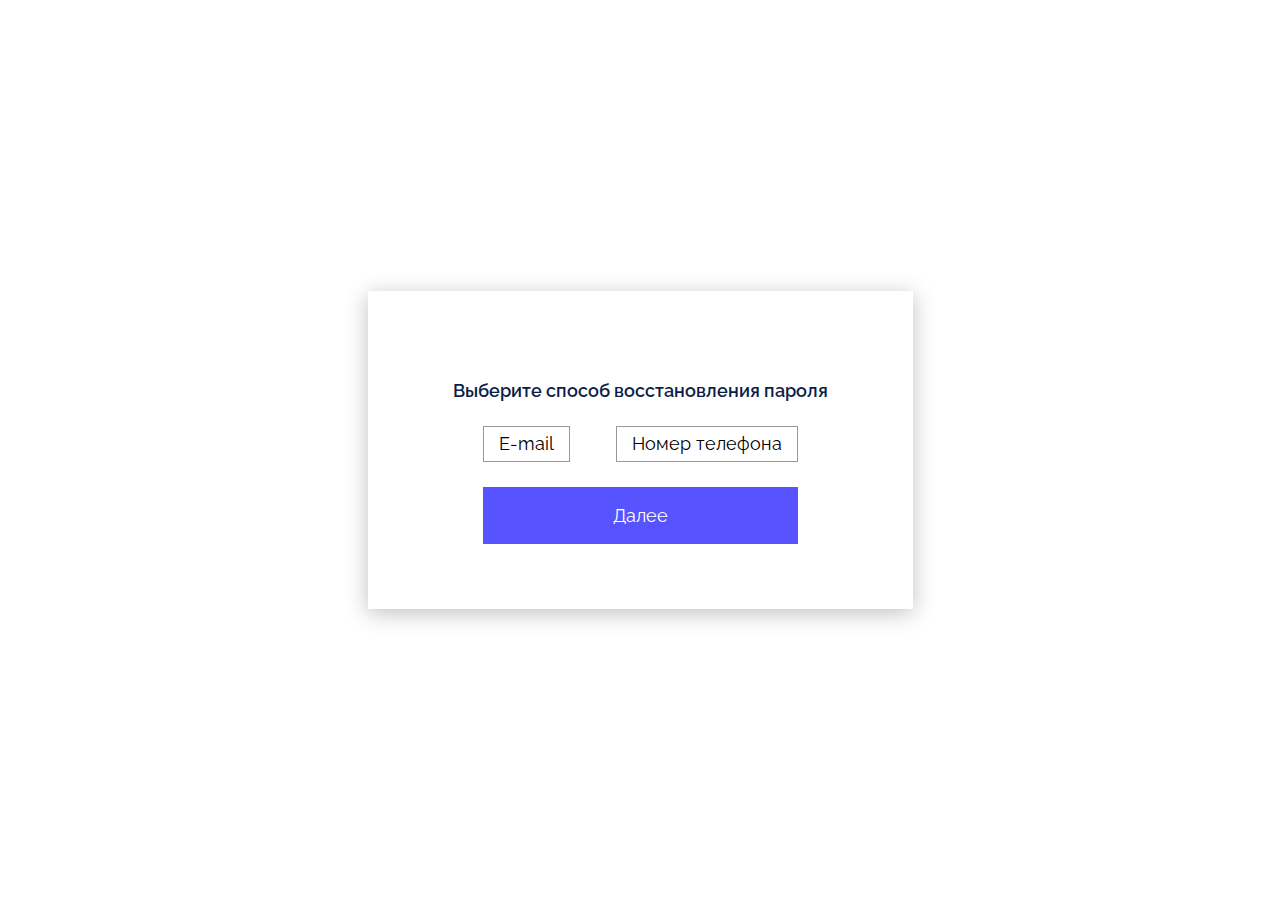
<file: pages/recovery-account.html>
<!DOCTYPE html>
<html lang="en">
  <head>
    <meta charset="UTF-8" />
    <meta name="viewport" content="width=device-width, initial-scale=1.0" />
    <link rel="stylesheet" href="../css/main.css" />
    <title>Восставновление пароля</title>
  </head>
  <body>
    <!-- ОБЕРТКА -->
    <div class="wrapper">
      <!-- КОНТЕЙНЕР ДЛЯ ВСЕХ ШАГОВ (ИХ 5: СПОСОБ, ПОЧТА / ТЕЛЕФОН, КОД, НОВЫЙ ПАРОЛЬ) -->
      <section class="recovery-section container">
        <!-- Каждый блок с классом "recovery" - новая секция(шаг) -->

        <!-- НАЧАЛО СЕКЦИИ - СПОСОБ ВОССТАНОВЛЕНИЯ -->
        <article class="recovery">
          <div class="recovery__wrapper">
            <div class="recovery__wrapper-top">
              <!-- Заголовок секции  -->
              <h4>Выберите способ восстановления пароля</h4>
            </div>
            <div class="recovery__wrapper-bottom">
              <!-- ФОРМА -->
              <form action="" class="recovery__form">
                <div class="recovery__inputs">
                  <div class="recovery__form-button">
                    <!-- ИНПУТ - ЧЕРЕЗ ПОЧТУ -->
                    <input id="email" type="radio" name="radio" value="1" />
                    <label for="email">E-mail</label>
                  </div>

                  <div class="recovery__form-button">
                    <!-- ИНПУТ - ЧЕРЕЗ ТЕЛЕФОН -->
                    <input id="phone" type="radio" name="radio" value="2" />
                    <label for="phone">Номер телефона</label>
                  </div>
                </div>
                <!-- КНОПКА - ДАЛЕЕ -->
                <button
                  class="recovery__button"
                  type="button"
                  id="recovery-type"
                >
                  Далее
                </button>
              </form>
              <!-- КОНЕЦ ФОРМЫ -->
            </div>
          </div>
        </article>
        <!-- КОНЕЦ СЕКЦИИ - СПОСОБ ВОССТАНОВЛЕНИЯ -->

        <!-- НАЧАЛО СЕКЦИИ- ЧЕРЕЗ ПОЧТУ -->
        <article class="recovery" id="recovery-email" hidden>
          <div class="recovery__wrapper">
            <div class="recovery__wrapper-top">
              <!-- Заголовок секции  -->
              <h4>Введите адрес электронной почты для восстановления пароля</h4>
            </div>
            <div class="recovery__wrapper-bottom">
              <!-- ПОЛЕ - ВВЕДИТЕ ПОЧТУ -->
              <input
                type="text"
                class="authorization__input recovery__input"
                placeholder="E-mail"
                required
              />
              <!-- КНОПКА - ДАЛЕЕ -->
              <button class="recovery__button">Далее</button>
            </div>
          </div>
        </article>
        <!-- КОНЕЦ СЕКЦИИ - ЧЕРЕЗ ПОЧТУ -->

        <!-- НАЧАЛО СЕКЦИИ- ЧЕРЕЗ ТЕЛЕФОН -->
        <article class="recovery" id="recovery-phone" hidden>
          <div class="recovery__wrapper">
            <div class="recovery__wrapper-top">
              <!-- Заголовок секции  -->
              <h4>Введите номер телефона для восстановления пароля</h4>
            </div>
            <div class="recovery__wrapper-bottom">
              <!-- ПОЛЕ - НОМЕР ТЕЛЕФОНА -->
              <input
                type="tel"
                class="authorization__input recovery__input"
                placeholder="+_(___)___-__-__"
                required
              />
              <!-- КНОПКА - ДАЛЕЕ -->
              <button class="recovery__button">Далее</button>
            </div>
          </div>
        </article>
        <!-- КОНЕЦ СЕКЦИИ - ЧЕРЕЗ ТЕЛЕФОН -->

        <!-- НАЧАЛО СЕКЦИИ - КОД ПОДТВЕРЖДЕНИЯ -->
        <arcticle class="recovery" id="code" hidden>
          <div class="recovery__wrapper">
            <div class="recovery__wrapper-top">
              <!-- Заголовок секции  -->
              <h4>Введите код из сообщения:</h4>
            </div>
            <div class="recovery__wrapper-bottom">
              <!-- ФОРМА -->
              <form class="recovery__form">
                <div class="pin-code">
                  <!-- 1-Й СИМВОЛ -->
                  <input
                    class="recovery__input-number"
                    type="number"
                    maxlength="1"
                    autofocus
                  />
                  <!-- 2-Й СИМВОЛ -->
                  <input
                    class="recovery__input-number"
                    type="number"
                    maxlength="1"
                  />
                  <!-- 3-Й СИМВОЛ -->
                  <input
                    class="recovery__input-number"
                    type="number"
                    maxlength="1"
                  />
                  <!-- 4-Й СИМВОЛ -->
                  <input
                    class="recovery__input-number"
                    type="number"
                    maxlength="1"
                  />
                </div>
                <!-- КНОПКА - ОТПРАВИТЬ ЕЩЕ РАЗ -->
                <button type="button" class="recovery__button-repeat">
                  Отправить еще раз
                </button>
              </form>
              <!-- КОНЕЦ ФОРМЫ -->
            </div>
          </div>
        </arcticle>
        <!-- КОНЕЦ СЕКЦИИ - КОД ПОДТВЕРЖДЕНИЯ -->

        <!-- НАЧАЛО СЕКЦИИ - НОВЫЙ ПАРОЛЬ -->
        <article class="recovery" id="recovery-password" hidden>
          <div class="recovery__wrapper">
            <div class="recovery__wrapper-top">
              <!-- Заголовок секции -->
              <h4>Введите новый пароль:</h4>
            </div>
            <!-- ФОРМА -->
            <form class="recovery__wrapper-bottom">
              <!-- ПОЛЕ - ПАРОЛЬ  -->
              <input
                type="password"
                class="authorization__input recovery__input"
                placeholder="Пароль"
                required
              />
              <!-- ПОЛЕ - НОВЫЙ ПАРОЛЬ  -->
              <input
                type="password"
                class="authorization__input recovery__input"
                placeholder="Введите повторно"
                required
              />
              <!-- КНОПКА - СОХРАНИТЬ ПАРОЛЬ -->
              <button class="recovery__button">Сохранить</button>
            </form>
            <!-- КОНЕЦ ФОРМЫ -->
          </div>
        </article>
        <!-- КОНЕЦ СЕКЦИИ - НОВЫЙ ПАРОЛЬ -->
      </section>
      <!-- КОНЕЦ КОНТЕЙНЕРА -->
    </div>
    <!-- СКРИПТЫ -->
    <script src="../recovery.js"></script>
  </body>
</html>
</file>
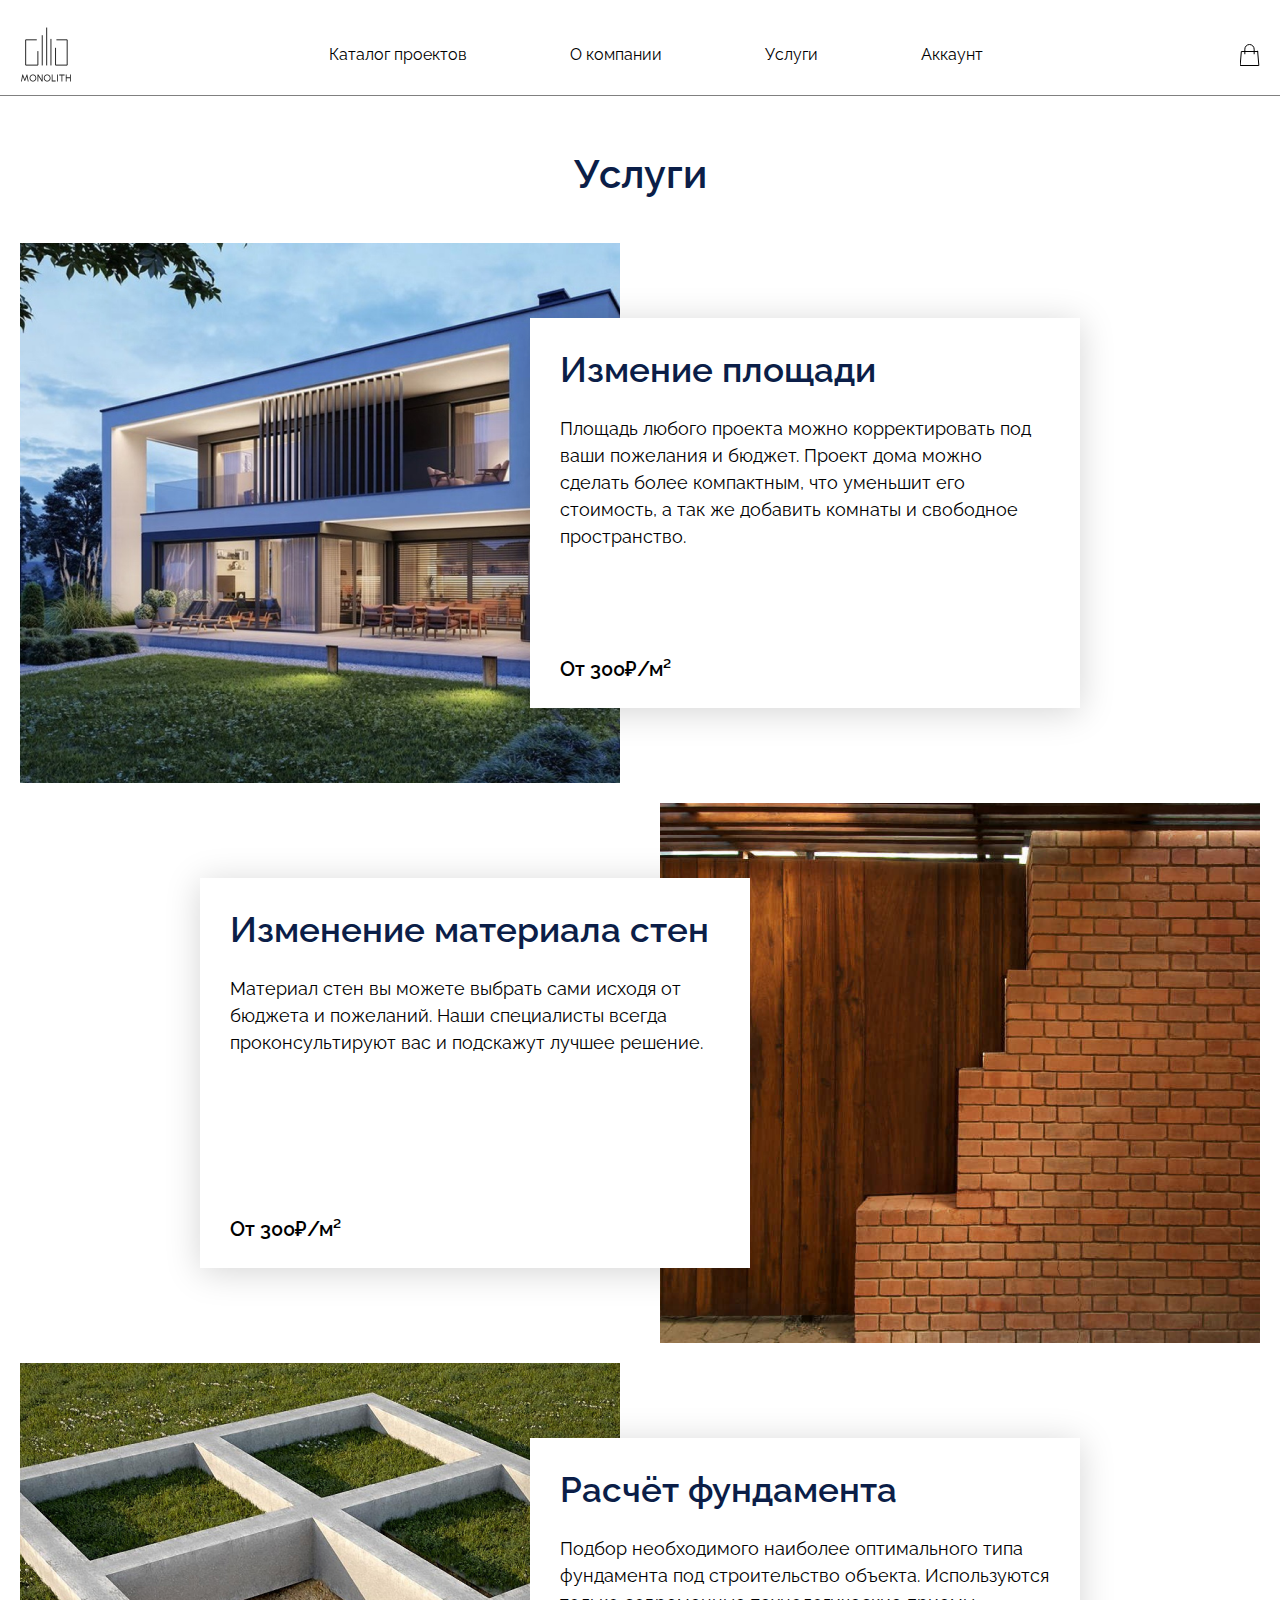
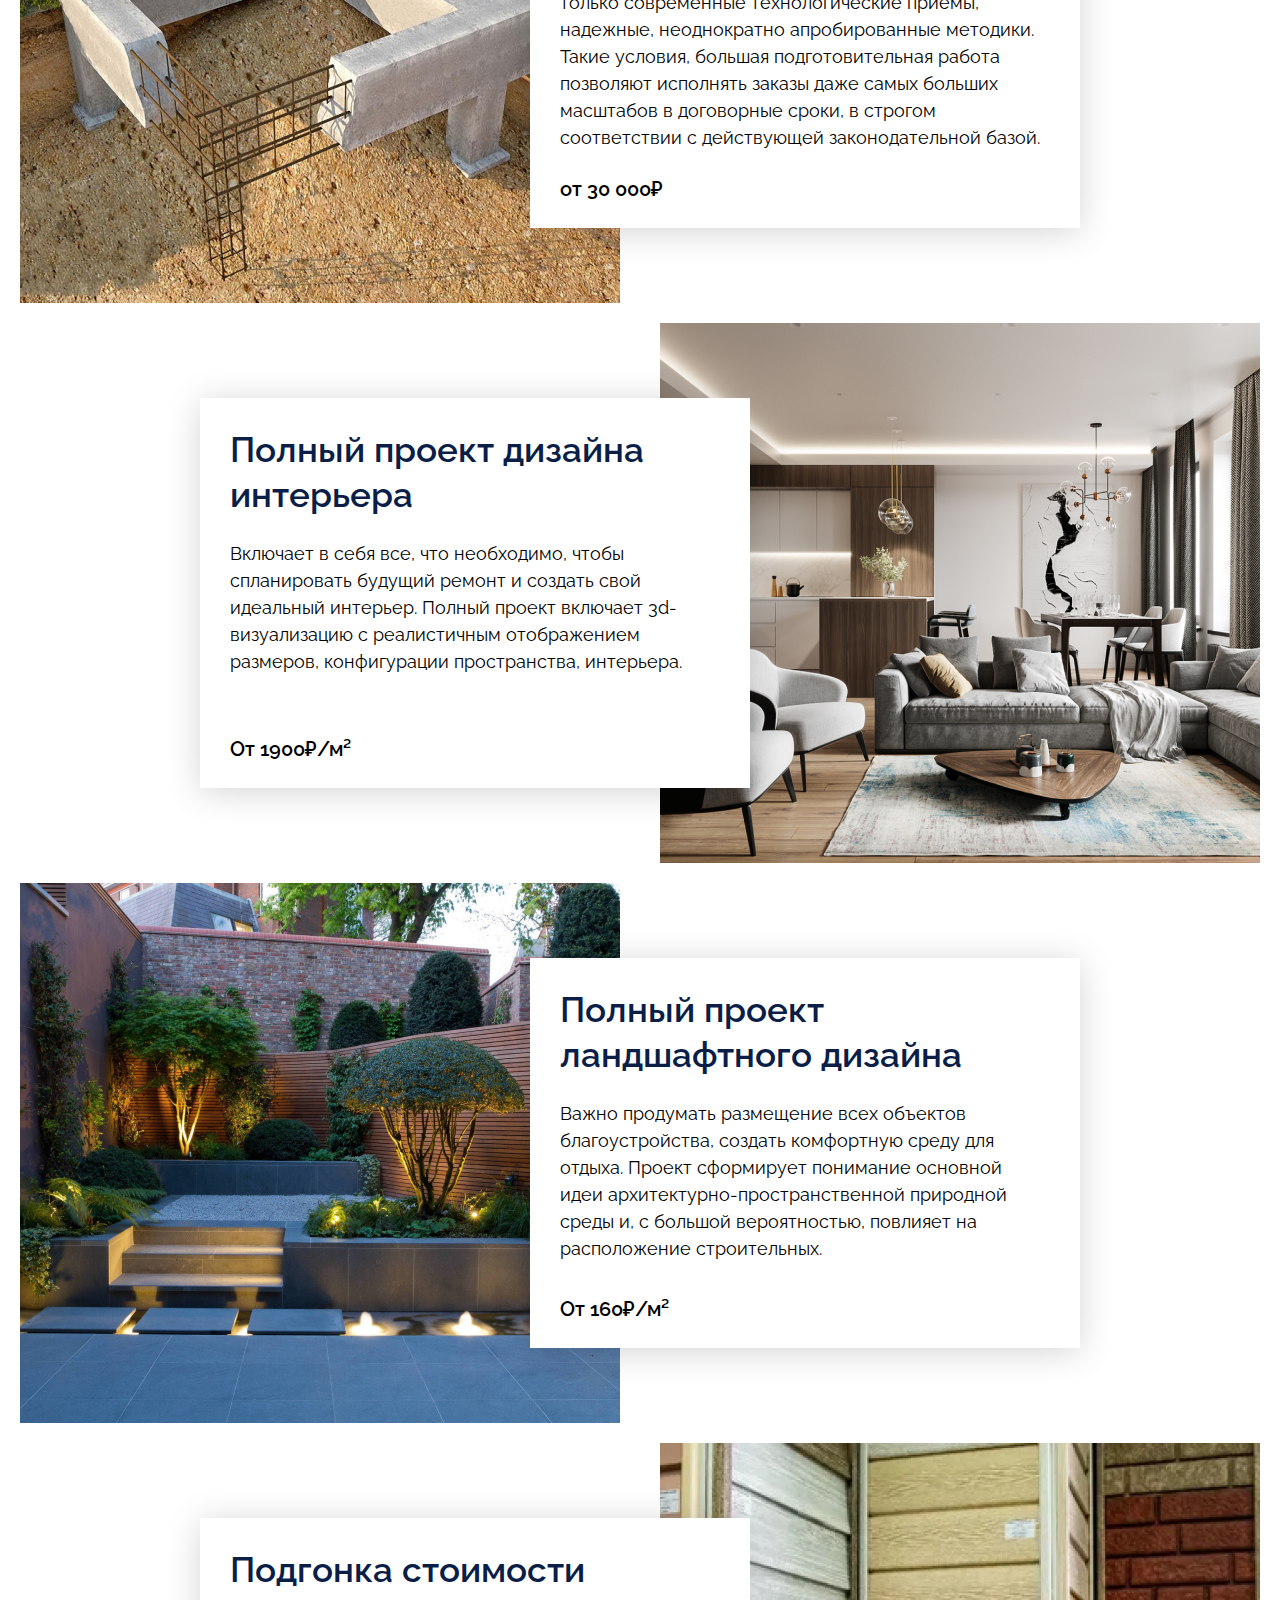
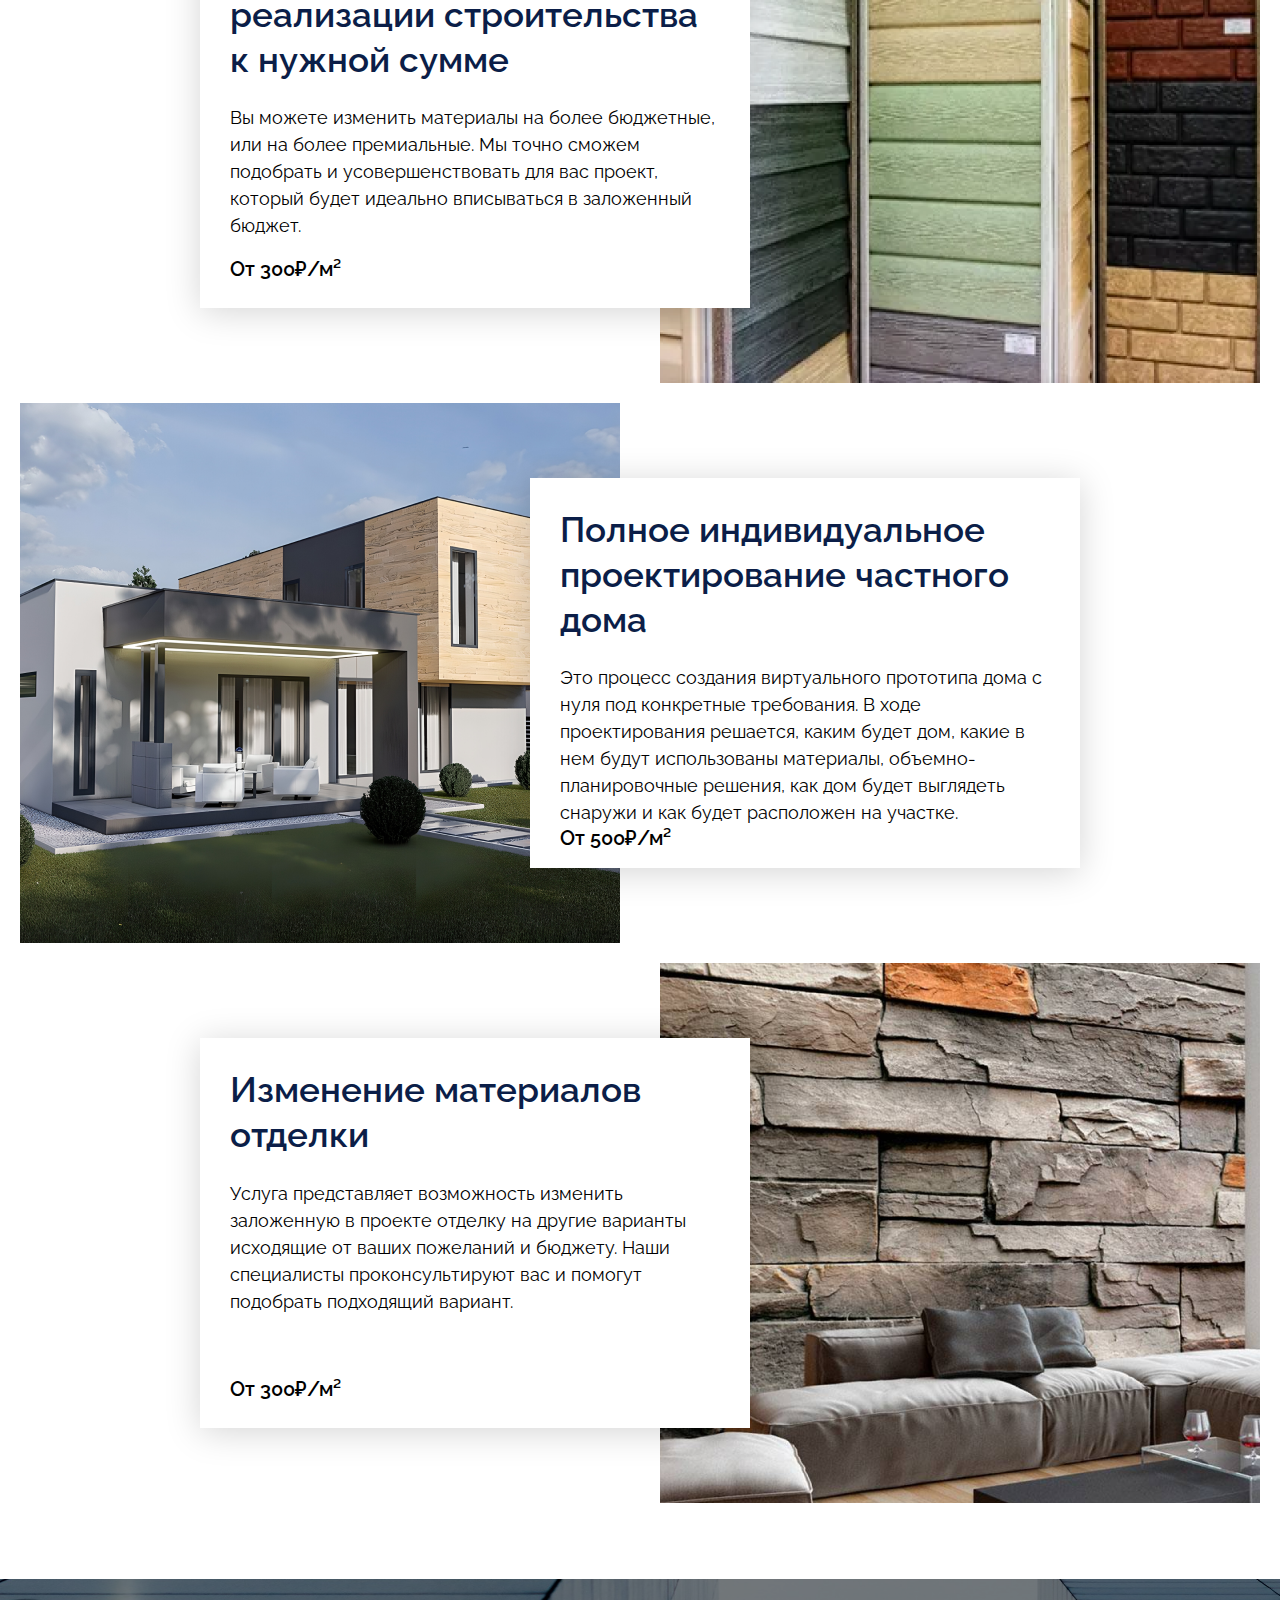
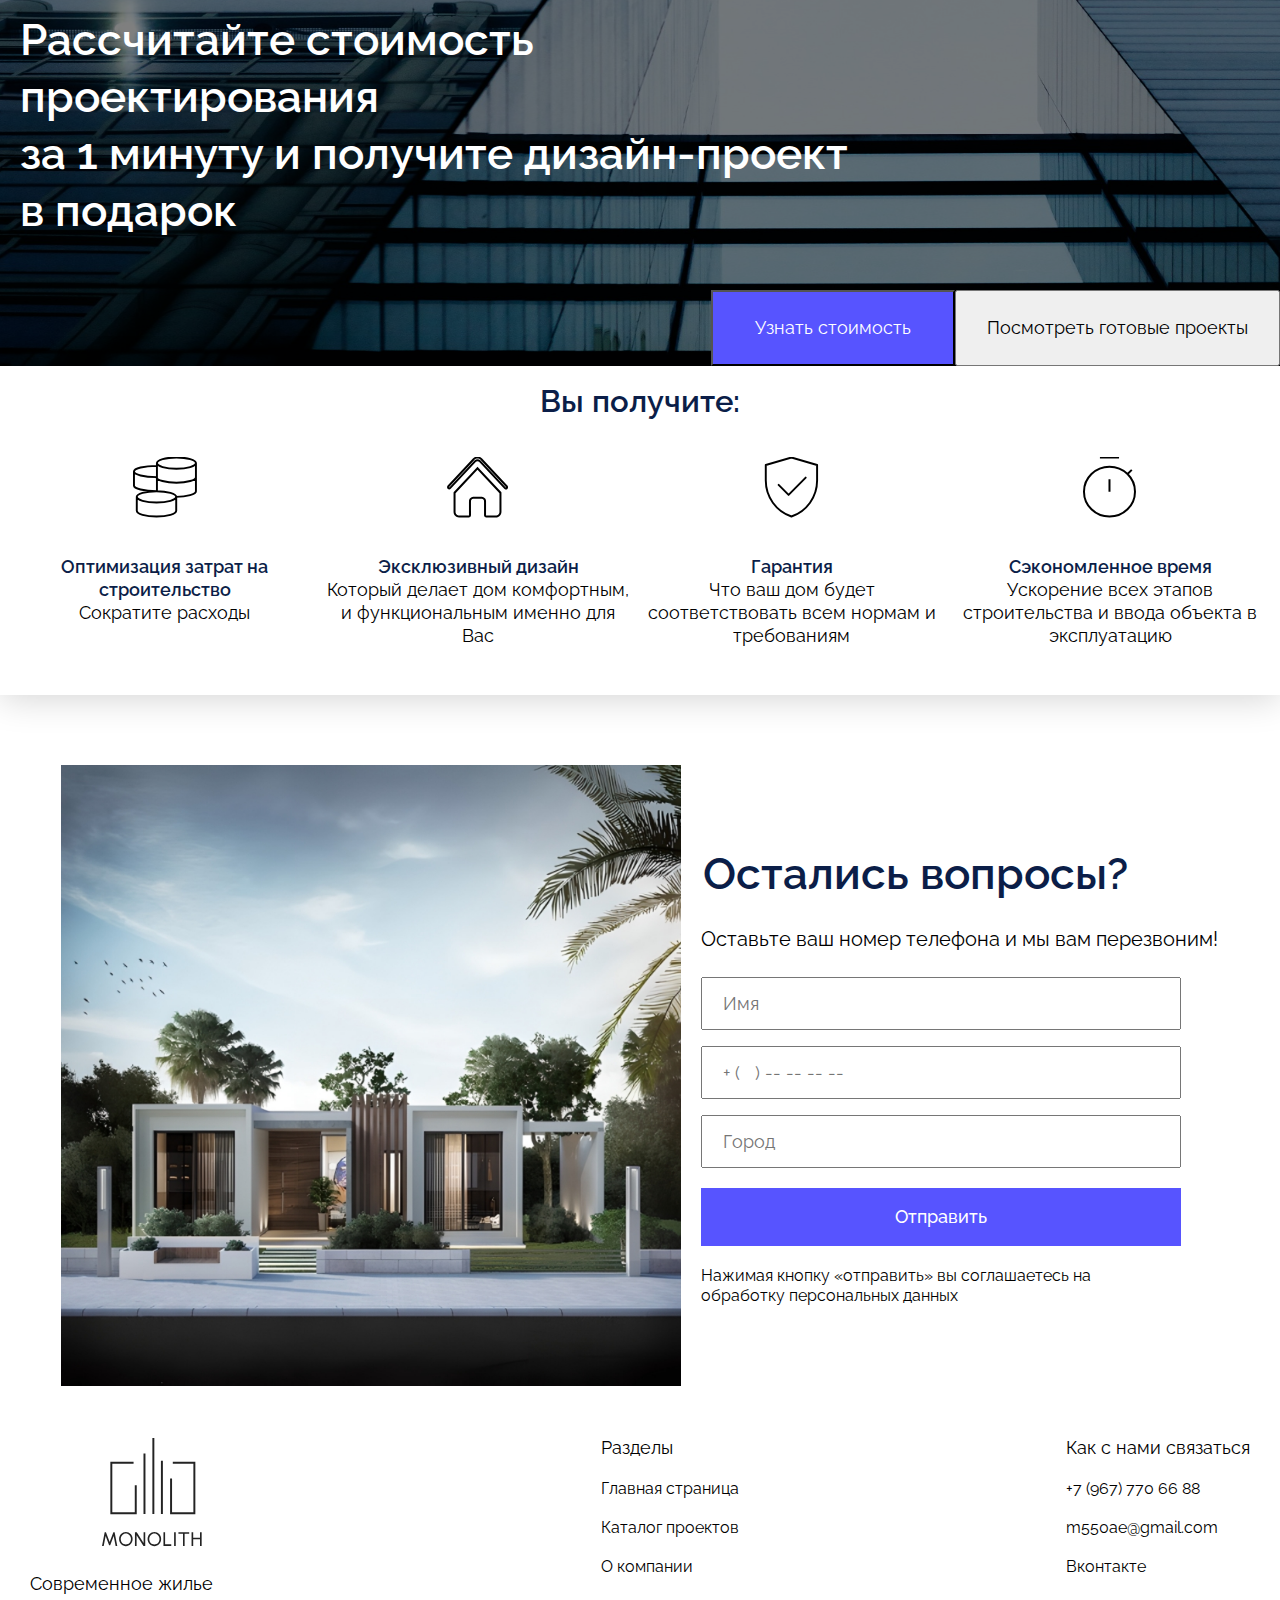
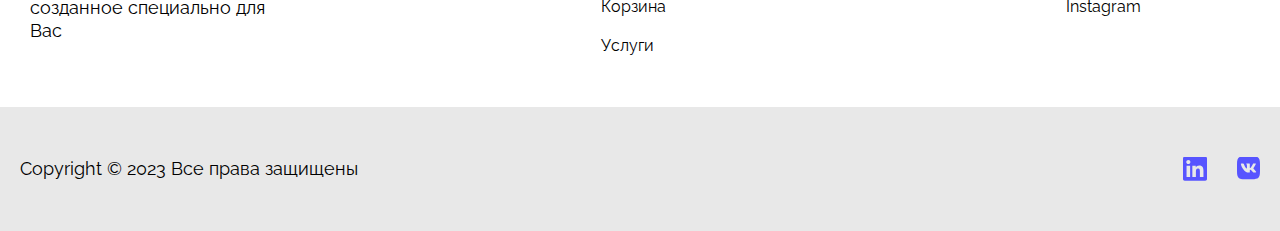
<file: pages/services.html>
<!DOCTYPE html>
<html lang="rus">
  <head>
    <meta charset="UTF-8" />
    <meta name="viewport" content="width=device-width, initial-scale=1.0" />
    <link rel="stylesheet" href="../css/main.css" />
    <title>Услуги</title>
  </head>
  <body>
    <div class="wrapper">
      <!-- Шапка -->
      <header class="header">
        <div class="header__inner container-header">
          <a href="../index.html" class="hidden-mobile">
            <img
              width="52"
              height="57"
              src="../source/icons/logo.svg"
              alt="monolith"
              class="header__logo"
            />
          </a>
          <img
            width="52"
            height="57"
            src="../source/icons/logo.svg"
            alt="monolith"
            class="header__logo visible-mobile"
          />
          <!-- Меню для шапки (на компьютере) -->
          <nav class="header__menu menu hidden-mobile">
            <ul class="menu__list">
              <li class="menu__item">
                <a href="./catalog.html" class="menu__link">Каталог проектов</a>
              </li>
              <li class="menu__item">
                <a href="./about-company.html" class="menu__link">О компании</a>
              </li>
              <li class="menu__item">
                <a href="#" class="menu__link">Услуги</a>
              </li>
              <li class="menu__item">
                <a href="./account.html" class="menu__link">Аккаунт</a>
              </li>
            </ul>
          </nav>
          <!-- Мобильное меню (на телефоне) -->
          <nav class="header__menu mobile-bar visible-mobile translate-x">
            <ul class="mobile-bar__list">
              <li class="mobile-bar__item">
                <a href="../index.html" class="mobile-bar__link">
                  <span class="mobile-bar__link-wrapper">
                    <img
                      width="27"
                      height="27"
                      src="../source/icons/home.svg"
                      alt="home"
                    />
                  </span>
                  <span class="mobile-bar__link-text">Главная</span>
                </a>
              </li>
              <li class="mobile-bar__item">
                <a href="./about-company.html" class="mobile-bar__link">
                  <span class="mobile-bar__link-wrapper">
                    <img
                      width="27"
                      height="27"
                      src="../source/icons/document.svg"
                      alt="about company"
                    />
                  </span>
                  <span class="mobile-bar__link-text">О компании</span>
                </a>
              </li>
              <li class="mobile-bar__item">
                <a href="#" class="mobile-bar__link">
                  <span class="mobile-bar__link-wrapper">
                    <img
                      width="27"
                      height="27"
                      src="../source/icons/actions.svg"
                      alt="actions"
                    />
                  </span>
                  <span class="mobile-bar__link-text">Услуги</span>
                </a>
              </li>
              <li class="mobile-bar__item">
                <a href="./catalog" class="mobile-bar__link">
                  <span class="mobile-bar__link-wrapper">
                    <img
                      width="27"
                      height="27"
                      src="../source/icons/projects.svg"
                      alt="projects"
                    />
                  </span>
                  <span class="mobile-bar__link-text">Проекты</span>
                </a>
              </li>
              <li class="mobile-bar__item">
                <a href="./basket.html" class="mobile-bar__link">
                  <span class="mobile-bar__link-wrapper">
                    <img
                      width="27"
                      height="27"
                      src="../source/icons/basket.svg"
                      alt="basket"
                    />
                  </span>
                  <span class="mobile-bar__link-text">Корзина</span>
                </a>
              </li>
              <li class="mobile-bar__item">
                <a href="./account.html" class="mobile-bar__link">
                  <span class="mobile-bar__link-wrapper">
                    <img
                      width="27"
                      height="27"
                      src="../source/icons/account.svg"
                      alt="account"
                    />
                  </span>
                  <span class="mobile-bar__link-text">Аккаунт</span>
                </a>
              </li>
            </ul>
          </nav>
          <!-- Кнопка для перехода в корзину (на компьютере) -->
          <a href="./basket.html" class="header__button button hidden-mobile">
            <svg
              width="20.000000"
              height="22.000000"
              viewBox="0 0 20 22"
              fill="none"
              xmlns="http://www.w3.org/2000/svg"
              xmlns:xlink="http://www.w3.org/1999/xlink"
            >
              <defs />
              <path
                id="Icon"
                d="M17.66 7.5L18.83 21.5L0.16 21.5L1.33 7.5L17.66 7.5ZM4.83 9.83L4.83 5.16C4.83 2.58 6.92 0.5 9.5 0.5C12.07 0.5 14.16 2.58 14.16 5.16L14.16 9.83"
                stroke="#18181B"
                stroke-opacity="1.000000"
                stroke-width="1.000000"
                stroke-linejoin="round"
                stroke-linecap="round"
              />
            </svg>
          </a>
        </div>
      </header>
      <!-- Конец шапки -->
      <main class="services-page">
        <div class="services">
          <div class="container">
            <h1 class="services__title">Услуги</h1>
            <div class="services__blocks">
              <div class="services__space-block">
                <div class="services__space-bg"></div>
                <div class="services__space-content margin-left">
                  <div class="services__space-top">
                    <h2 class="services__space-title space-title">
                      Измение площади
                    </h2>
                    <p class="services__space-discr">
                      Площадь любого проекта можно корректировать под ваши
                      пожелания и бюджет. Проект дома можно сделать более
                      компактным, что уменьшит его стоимость, а так же добавить
                      комнаты и свободное пространство.
                    </p>
                  </div>
                  <p class="services__space-price price_title">От 300₽/м²</p>
                </div>
              </div>
              <div class="services__space-block">
                <div class="services__space-bg material-bg"></div>
                <div class="services__space-content margin-right">
                  <div class="services__space-top">
                    <h2 class="services__space-title space-title">
                      Изменение материала стен
                    </h2>
                    <p class="services__space-discr">
                      Материал стен вы можете выбрать сами исходя от бюджета и
                      пожеланий. Наши специалисты всегда проконсультируют вас и
                      подскажут лучшее решение.
                    </p>
                  </div>
                  <p class="services__space-price price_title">От 300₽/м²</p>
                </div>
              </div>
              <div class="services__space-block">
                <div class="services__space-bg foundation-bg"></div>
                <div class="services__space-content margin-left">
                  <div class="services__space-top">
                    <h2 class="services__space-title space-title">
                      Расчёт фундамента
                    </h2>
                    <p class="services__space-discr">
                      Подбор необходимого наиболее оптимального типа фундамента
                      под строительство объекта. Используются только современные
                      технологические приемы, надежные, неоднократно
                      апробированные методики. Такие условия, большая
                      подготовительная работа позволяют исполнять заказы даже
                      самых больших масштабов в договорные сроки, в строгом
                      соответствии с действующей законодательной базой.
                    </p>
                  </div>
                  <p class="services__space-price price_title">от 30 000₽</p>
                </div>
              </div>
              <div class="services__space-block">
                <div class="services__space-bg project-bg"></div>
                <div class="services__space-content margin-right">
                  <div class="services__space-top">
                    <h2 class="services__space-title space-title">
                      Полный проект дизайна интерьера
                    </h2>
                    <p class="services__space-discr">
                      Включает в себя все, что необходимо, чтобы спланировать
                      будущий ремонт и создать свой идеальный интерьер. Полный
                      проект включает 3d-визуализацию с реалистичным
                      отображением размеров, конфигурации пространства,
                      интерьера.
                    </p>
                  </div>
                  <p class="services__space-price price_title">От 1900₽/м²</p>
                </div>
              </div>
              <div class="services__space-block">
                <div class="services__space-bg landscape-bg"></div>
                <div class="services__space-content margin-left">
                  <div class="services__space-top">
                    <h2 class="services__space-title space-title">
                      Полный проект ландшафтного дизайна
                    </h2>
                    <p class="services__space-discr">
                      Важно продумать размещение всех объектов благоустройства,
                      создать комфортную среду для отдыха. Проект сформирует
                      понимание основной идеи архитектурно-пространственной
                      природной среды и, с большой вероятностью, повлияет на
                      расположение строительных.
                    </p>
                  </div>
                  <p class="services__space-price price_title">От 160₽/м²</p>
                </div>
              </div>
              <div class="services__space-block">
                <div class="services__space-bg fitting-bg"></div>
                <div class="services__space-content margin-right">
                  <div class="services__space-top">
                    <h2 class="services__space-title space-title">
                      Подгонка стоимости реализации строительства к нужной сумме
                    </h2>
                    <p class="services__space-discr">
                      Вы можете изменить материалы на более бюджетные, или на
                      более премиальные. Мы точно сможем подобрать и
                      усовершенствовать для вас проект, который будет идеально
                      вписываться в заложенный бюджет.
                    </p>
                  </div>
                  <p class="services__space-price price_title">От 300₽/м²</p>
                </div>
              </div>
              <div class="services__space-block">
                <div class="services__space-bg individual-bg"></div>
                <div class="services__space-content margin-left">
                  <div class="services__space-top">
                    <h2 class="services__space-title space-title">
                      Полное индивидуальное проектирование частного дома
                    </h2>
                    <p class="services__space-discr">
                      Это процесс создания виртуального прототипа дома с нуля
                      под конкретные требования. В ходе проектирования решается,
                      каким будет дом, какие в нем будут использованы материалы,
                      объемно-планировочные решения, как дом будет выглядеть
                      снаружи и как будет расположен на участке.
                    </p>
                  </div>
                  <p class="services__space-price price_title">От 500₽/м²</p>
                </div>
              </div>
              <div class="services__space-block">
                <div class="services__space-bg finishing-bg"></div>
                <div class="services__space-content margin-right">
                  <div class="services__space-top">
                    <h2 class="services__space-title space-title">
                      Изменение материалов отделки
                    </h2>
                    <p class="services__space-discr">
                      Услуга представляет возможность изменить заложенную в
                      проекте отделку на другие варианты исходящие от ваших
                      пожеланий и бюджету. Наши специалисты проконсультируют вас
                      и помогут подобрать подходящий вариант.
                    </p>
                  </div>
                  <p class="services__space-price price_title">От 300₽/м²</p>
                </div>
              </div>
            </div>
          </div>
        </div>
        <!-- Начало: Секция "Расчитайте стоимость проекта" -->
        <section class="calculate-section calculate">
          <header class="calculate-section__header">
            <div class="calculate-section__inner calculate__inner container">
              <h2 class="calculate__title calculate-section__title">
                Рассчитайте стоимость <br />
                проектирования <br />
                за 1 минуту и получите дизайн-проект <br />
                <b>в подарок</b>
              </h2>
            </div>
          </header>
          <div class="calculate-section__banner container">
            <h3 class="calculate-section__banner-title">Вы получите:</h3>
            <div class="calculate-section__cards">
              <article class="calculate-section__card">
                <div class="calculate-section__card-wrapper">
                  <img
                    width="64"
                    height="61"
                    src="../source/icons/calc-1.svg"
                    alt=""
                    class="calculate-section__card-image"
                  />
                  <h4 class="calculate-section__card-title">
                    Оптимизация затрат на строительство
                  </h4>
                  <p class="calculate-section__card-description">
                    Сократите расходы
                  </p>
                </div>
              </article>
              <article class="calculate-section__card">
                <div class="calculate-section__card-wrapper">
                  <img
                    width="64"
                    height="61"
                    src="../source/icons/calc-2.svg"
                    alt=""
                    class="calculate-section__card-image"
                  />
                  <h4 class="calculate-section__card-title">
                    Эксклюзивный дизайн
                  </h4>
                  <p class="calculate-section__card-description">
                    Который делает дом комфортным, и функциональным именно для
                    Вас
                  </p>
                </div>
              </article>
              <article class="calculate-section__card">
                <div class="calculate-section__card-wrapper">
                  <img
                    width="64"
                    height="61"
                    src="../source/icons/calc-3.svg"
                    alt=""
                    class="calculate-section__card-image"
                  />
                  <h4 class="calculate-section__card-title">Гарантия</h4>
                  <p class="calculate-section__card-description">
                    Что ваш дом будет соответствовать всем нормам и требованиям
                  </p>
                </div>
              </article>
              <article class="calculate-section__card">
                <div class="calculate-section__card-wrapper">
                  <img
                    width="64"
                    height="61"
                    src="../source/icons/calc-4.svg"
                    alt=""
                    class="calculate-section__card-image"
                  />
                  <h4 class="calculate-section__card-title">
                    Сэкономленное время
                  </h4>
                  <p class="calculate-section__card-description">
                    Ускорение всех этапов строительства и ввода объекта в
                    эксплуатацию
                  </p>
                </div>
              </article>
            </div>
            <div class="calculate-section__actions">
              <button
                type="button"
                class="calculate-section__button button-price button--accent"
              >
                Узнать стоимость
              </button>
              <button
                type="button"
                class="calculate-section__button button-show"
              >
                Посмотреть готовые проекты
              </button>
            </div>
          </div>
        </section>
        <!-- Конец: Секция "Расчитайте стоимость проекта"  -->
        <!-- Начало: Секция "Форма" -->
        <section class="form-section">
          <div class="form-section__inner container">
            <img
              width="800"
              height="800"
              src="../source/images/form-image.jpeg"
              alt=""
              class="form-section__img"
            />
            <!-- Форма -->
            <form action="" method="" class="form form__main-page">
              <fieldset class="form__fieldset">
                <legend class="form__legend">
                  <h2 class="form__title">Остались вопросы?</h2>
                </legend>
                <p class="form__description">
                  Оставьте ваш номер телефона и мы вам перезвоним!
                </p>
                <ul class="form__list">
                  <li class="form__list-item">
                    <label for="name" class="form__label"></label>
                    <!-- Поле ИМЯ -->
                    <input
                      type="text"
                      id="name"
                      name="name"
                      class="form__input"
                      placeholder="Имя"
                      required
                    />
                  </li>
                  <li class="form__list-item">
                    <label for="phone-number" class="form__label"></label>
                    <!-- Поле НОМЕР ТЕЛЕФОНА -->
                    <input
                      type="tel"
                      id="phone-number"
                      name="phone-number"
                      class="form__input"
                      placeholder="+ (   ) -- -- -- --"
                      required
                    />
                  </li>
                  <li class="form__list-item">
                    <label for="city" class="form__label"></label>
                    <!-- Поле ГОРОД -->
                    <input
                      type="text"
                      id="city"
                      name="city"
                      class="form__input"
                      placeholder="Город"
                      required
                    />
                  </li>
                </ul>
                <!-- Кнопка отправить -->
                <button
                  type="submit"
                  class="button button-submit button--accent form__button"
                >
                  Отправить
                </button>
                <p class="form__notification">
                  Нажимая кнопку «отправить» вы соглашаетесь на обработку
                  персональных данных
                </p>
              </fieldset>
            </form>
          </div>
        </section>
        <!-- Конец: Секция "Форма"  -->
      </main>
      <footer class="footer">
        <div class="footer__inner">
          <div class="footer__body">
            <div class="footer__body-content container">
              <div class="footer__logo-wrapper">
                <img
                  width="104"
                  height="116"
                  src="../source/icons/logo.svg"
                  alt=""
                  class="footer__logo"
                />
                <p class="footer__logo-description">
                  Современное жилье созданное специально для Вас
                </p>
              </div>
              <nav class="footer__nav">
                <ul class="footer__list">
                  <li class="footer__list-item">Разделы</li>
                  <li class="footer__list-item">
                    <a href="../index.html" class="footer__list-link"
                      >Главная страница</a
                    >
                  </li>
                  <li class="footer__list-item">
                    <a href="./catalog.html" class="footer__list-link"
                      >Каталог проектов</a
                    >
                  </li>
                  <li class="footer__list-item">
                    <a href="./about-company.html" class="footer__list-link"
                      >О компании</a
                    >
                  </li>
                  <li class="footer__list-item">
                    <a href="./basket.html" class="footer__list-link"
                      >Корзина</a
                    >
                  </li>
                  <li class="footer__list-item">
                    <a href="./services.html" class="footer__list-link"
                      >Услуги</a
                    >
                  </li>
                </ul>
              </nav>
              <nav class="footer__nav">
                <ul class="footer__list">
                  <li class="footer__list-item">Как с нами связаться</li>
                  <li class="footer__list-item">
                    <a href="#" class="footer__list-link" title="Phone-number"
                      >+7 (967) 770 66 88</a
                    >
                  </li>
                  <li class="footer__list-item">
                    <a href="#" class="footer__list-link" title="Gmail"
                      >m550ae@gmail.com</a
                    >
                  </li>
                  <li class="footer__list-item">
                    <a href="#" class="footer__list-link" title="Vkontakte"
                      >Вконтакте</a
                    >
                  </li>
                  <li class="footer__list-item">
                    <a href="#" class="footer__list-link" title="Instagram"
                      >Instagram</a
                    >
                  </li>
                </ul>
              </nav>
            </div>
          </div>
          <div class="footer__bottom">
            <div class="footer__bottom-content container">
              <p class="footer__copyright">
                Copyright © 2023 Все права защищены
              </p>
              <div class="footer__links">
                <a href="#" class="footer__link">
                  <img
                    class="footer__link-icon"
                    src="../source/icons/in-icon.svg"
                    alt="in"
                  />
                </a>
                <a href="#" class="footer__link">
                  <img
                    class="footer__link-icon"
                    src="../source/icons/vk-icon.svg"
                    alt="vk"
                  />
                </a>
              </div>
            </div>
          </div>
        </div>
      </footer>
    </div>
    <script src="../script.js"></script>
  </body>
</html>
</file>
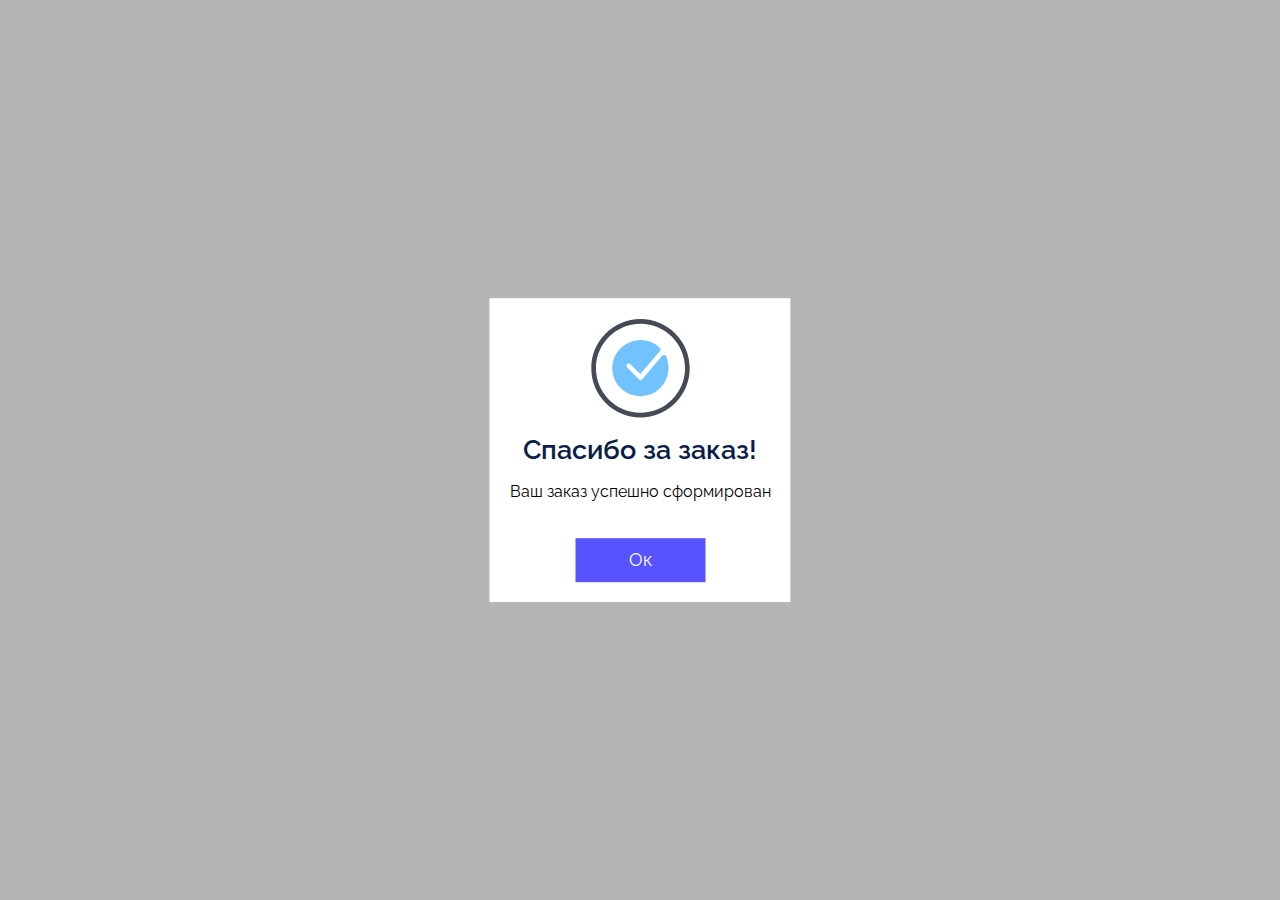
<file: pages/successful.html>
<!DOCTYPE html>
<html lang="en">
  <head>
    <meta charset="UTF-8" />
    <meta name="viewport" content="width=device-width, initial-scale=1.0" />
    <link rel="stylesheet" href="../css/main.css" />
    <title>Успешно</title>
  </head>
  <body>
    <div class="wrapper wrapper-grey">
      <div class="successful">
        <div class="successful__wrapper">
          <img
            width="100"
            height="100"
            class="successful__image"
            src="../source/icons/successful-svg.svg"
            alt=""
          />
          <h2 class="successful__title">Спасибо за заказ!</h2>
          <p class="successful__descr">Ваш заказ успешно сформирован</p>

          <a href="../index.html" class="successful__button button--accent"
            >Ок</a
          >
        </div>
      </div>
    </div>
  </body>
</html>
</file>
<file: css/main.css>
@charset "UTF-8";
/**
  Нормализация блочной модели
 */
*,
*::before,
*::after {
  box-sizing: border-box;
}

/**
    Убираем внутренние отступы слева тегам списков,
    у которых есть атрибут class
   */
:where(ul, ol):where([class]) {
  padding-left: 0;
}

/**
    Убираем внешние отступы body и двум другим тегам,
    у которых есть атрибут class
   */
body,
:where(blockquote, figure):where([class]) {
  margin: 0;
}

/**
    Убираем внешние отступы вертикали нужным тегам,
    у которых есть атрибут class
   */
:where(h1, h2, h3, h4, h5, h6, p, ul, ol, dl):where([class]) {
  margin-block: 0;
}

:where(dd[class]) {
  margin-left: 0;
}

:where(fieldset[class]) {
  margin-left: 0;
  padding: 0;
  border: none;
}

/**
    Убираем стандартный маркер маркированному списку,
    у которого есть атрибут class
   */
:where(ul[class]) {
  list-style: none;
}

/**
    Обнуляем вертикальные внешние отступы параграфа,
    объявляем локальную переменную для внешнего отступа вниз,
    чтобы избежать взаимодействие с более сложным селектором
   */
p {
  --paragraphMarginBottom: 24px;
  margin-block: 0;
}

/**
    Внешний отступ вниз для параграфа без атрибута class,
    который расположен не последним среди своих соседних элементов
   */
p:where(:not([class]):not(:last-child)) {
  margin-bottom: var(--paragraphMarginBottom);
}

/**
    Упрощаем работу с изображениями
   */
img {
  display: block;
  max-width: 100%;
}

/**
    Наследуем свойства шрифт для полей ввода
   */
input,
textarea,
select,
button {
  font: inherit;
}

html {
  /**
      Пригодится в большинстве ситуаций
      (когда, например, нужно будет "прижать" футер к низу сайта)
     */
  height: 100%;
  /**
      Плавный скролл
     */
  scroll-behavior: smooth;
}

body {
  /**
      Пригодится в большинстве ситуаций
      (когда, например, нужно будет "прижать" футер к низу сайта)
     */
  min-height: 100%;
  /**
      Унифицированный интерлиньяж
     */
  line-height: 1.5;
}

/**
    Приводим к единому цвету svg-элементы
   */
svg *[fill] {
  fill: currentColor;
}

svg *[stroke] {
  stroke: currentColor;
}

/**
    Чиним баг задержки смены цвета при взаимодействии с svg-элементами
   */
svg * {
  transition-property: fill, stroke;
}

/**
    Удаляем все анимации и переходы для людей,
    которые предпочитают их не использовать
   */
@media (prefers-reduced-motion: reduce) {
  * {
    animation-duration: 0.01ms !important;
    animation-iteration-count: 1 !important;
    transition-duration: 0.01ms !important;
    scroll-behavior: auto !important;
  }
}
@font-face {
  font-family: "Raleway";
  src: url("/fonts/Raleway-Light.woff2") format("woff2");
  font-style: normal;
  font-weight: 300;
  font-display: swap;
}
@font-face {
  font-family: "Raleway";
  src: url("/fonts/Raleway-Regular.woff2") format("woff2");
  font-style: normal;
  font-weight: 400;
  font-display: swap;
}
@font-face {
  font-family: "Raleway";
  src: url("/fonts/Raleway-Medium.woff2") format("woff2");
  font-style: normal;
  font-weight: 500;
  font-display: swap;
}
@font-face {
  font-family: "Raleway";
  src: url("/fonts/Raleway-SemiBold.woff2") format("woff2");
  font-style: normal;
  font-weight: 600;
  font-display: swap;
}
:root {
  --color-accent: #5754ff;
  --color-dark-blue: #0b1e48;
  --color-black: #000000;
  --color-grey: #7e7d7d;
  --color-grey-light: #e8e8e8;
  --color-white: white;
  --font-family-base: "Raleway", sans-serif;
  --box-shadow-accent: 0px 4px 9px 0px rgb(95, 93, 255),
    0px -1px 9px 0px rgb(87, 84, 255);
  --box-shadow-light: 0px 4px 9px 0px rgb(255, 255, 255),
    0px -1px 9px 0px rgb(255, 255, 255);
  --transition-duration: 0.2s;
  --container-header-width: 1475px;
  --container-width: 1360px;
  --container-padding-x: 20px;
  --section-padding-y: 70px;
  --input-height: 53px;
}

.button {
  font-weight: 500;
  display: flex;
  align-items: center;
  justify-content: center;
  height: 80px;
  color: var(--color-white);
  background-color: white;
  border: none;
  transition-duration: var(--transition-duration);
}
@media (max-width: 1023px) {
  .button {
    height: 67px;
  }
}

.button-show {
  padding-inline: 30px;
}
@media (max-width: 767px) {
  .button-show {
    padding-inline: 15px;
  }
}

.button--accent {
  color: var(--color-white);
  background-color: var(--color-accent);
}
@media (hover: hover) {
  .button--accent:hover {
    box-shadow: var(--box-shadow-accent);
  }
}
@media (hover: none) {
  .button--accent:active {
    box-shadow: var(--box-shadow-accent);
  }
}

.button-order {
  padding-inline: 18px;
  color: var(--color-black);
}
@media (hover: hover) {
  .button-order:hover {
    box-shadow: var(--box-shadow-light);
  }
}
@media (hover: none) {
  .button-order:active {
    box-shadow: var(--box-shadow-light);
  }
}
.button-order:active {
  color: var(--color-accent);
  background-color: var(--color-white);
  box-shadow: var(--box-shadow-light);
}

.button-details {
  height: 71px;
  max-width: 440px;
  column-gap: 15px;
  flex: 1 1 100%;
}
.button-details::after {
  display: flex;
  align-items: center;
  content: ">";
  width: 5px;
  height: 8px;
}

.button-price {
  height: 76px;
  padding-inline: 42px;
}
@media (max-width: 767px) {
  .button-price {
    padding-inline: 20px;
  }
}

.button-look {
  height: 76px;
  color: var(--color-black);
  padding-inline: 25px;
}
@media (hover: hover) {
  .button-look:hover {
    box-shadow: var(--box-shadow-light);
  }
}
@media (hover: none) {
  .button-look:active {
    box-shadow: var(--box-shadow-light);
  }
}
.button-look:active {
  color: var(--color-accent);
  background-color: var(--color-white);
  box-shadow: var(--box-shadow-light);
}

.button-submit {
  height: 58px;
  padding-inline: 50px;
  min-width: 480px;
}

.button-buy {
  max-width: 205px;
  width: 100%;
  height: 71px;
  padding: 5px 10px;
  background-color: transparent;
  border: 1px solid rgb(193, 193, 193);
}

@media (hover: hover) {
  .button-show:hover,
  .button-details:hover,
  .button-price:hover,
  .button-submit:hover {
    box-shadow: var(--box-shadow-accent);
  }
}
@media (hover: none) {
  .button-show:active,
  .button-details:active,
  .button-price:active,
  .button-submit:active {
    box-shadow: var(--box-shadow-accent);
  }
}
.button-show:active,
.button-details:active,
.button-price:active,
.button-submit:active {
  color: var(--color-accent);
  background-color: var(--color-white);
  box-shadow: var(--box-shadow-light);
}

.button--base {
  color: var(--color-black);
  background-color: var(--color-white);
}

body {
  font-size: clamp(18px, 1.3888888889vw, 20px);
  font-weight: 400;
  line-height: 1.28;
  font-family: var(--font-family-base);
}

a,
button,
input,
textarea,
svg * {
  transition-duration: var(--transition-duration);
}

a {
  text-decoration: none;
  color: inherit;
}

h1,
h2,
h3,
h4 {
  font-weight: 600;
  color: var(--color-dark-blue);
}

h1 {
  font-size: clamp(30px, 4.1666666667vw, 60px);
  font-weight: 500;
  line-height: 1.1;
}

h2 {
  font-size: clamp(30px, 3.4722222222vw, 50px);
}

h3 {
  font-size: clamp(22px, 2.4305555556vw, 35px);
}

h4 {
  font-size: clamp(18px, 1.3888888889vw, 20px);
}

.visually-hidden {
  position: absolute;
  width: 1px;
  height: 1px;
  margin: -1px;
  border: 0;
  padding: 0;
  white-space: nowrap;
  clip-path: inset(100%);
  clip: rect(0 0 0 0);
  overflow: hidden;
}

.wrapper {
  position: relative;
  display: flex;
  flex-direction: column;
  height: 100vh;
}

.main {
  flex: 1 0 auto;
}

.container {
  margin-inline: auto;
  max-width: calc(var(--container-width) + var(--container-padding-x) * 2);
  padding-inline: var(--container-padding-x);
}

.container-header {
  margin-inline: auto;
  max-width: calc(var(--container-header-width) + var(--container-padding-x) * 2);
  padding-inline: var(--container-padding-x);
}
@media (max-width: 767px) {
  .container-header {
    padding-inline: 0;
  }
}

@media (max-width: 767px) {
  .hidden-mobile {
    display: none !important;
  }
}

@media (min-width: 767px) {
  .visible-mobile {
    display: none !important;
  }
}

.header {
  inset: 0;
  position: absolute;
  padding-top: 15px;
  min-height: 72px;
}
@media (max-width: 767px) {
  .header {
    padding-top: 5px;
  }
}
.header__inner {
  justify-content: space-between;
  display: flex;
  align-items: center;
  border-bottom: 1px solid grey;
}
@media (max-width: 767px) {
  .header__inner {
    border-bottom: none;
    flex-direction: column;
    gap: 10px;
  }
}
.header__button {
  color: black;
  background-color: transparent;
}
@media (hover: hover) {
  .header__button:hover {
    color: var(--color-accent);
  }
}
@media (hover: none) {
  .header__button:active {
    color: var(--color-accent);
  }
}

.menu__list {
  font-size: 16px;
  color: var(--color-black);
  display: flex;
  column-gap: 103px;
}
@media (max-width: 1023px) {
  .menu__list {
    column-gap: 50px;
  }
}
@media (hover: hover) {
  .menu__link:hover {
    color: var(--color-accent);
  }
}
@media (hover: none) {
  .menu__link:active {
    color: var(--color-accent);
  }
}
.menu__link:active {
  color: var(--color-grey-light);
}

.translate-x {
  transform: translateX(-150%);
}

.mobile-bar {
  min-height: 63px;
  transition-duration: var(--transition-duration);
}
.mobile-bar__list {
  background-color: var(--color-white);
  font-size: 16px;
  display: flex;
  column-gap: 13px;
  padding: 5px;
  border-radius: 4px;
  border: 1px solid var(--color-grey-light);
}
@media (max-width: 767px) {
  .mobile-bar__list {
    justify-content: center;
    padding: 5px 0px;
    width: 100vw;
  }
}
@media (max-width: 480px) {
  .mobile-bar__list {
    column-gap: 5px;
    font-size: 14px;
    padding: 5px 0px;
  }
}
.mobile-bar__link {
  display: flex;
  flex-direction: column;
  align-items: center;
}
.main-page {
  min-height: 100vh;
  background-image: url("../source/images/main-bg.png");
  background-position: center;
  background-repeat: no-repeat;
  background-size: cover;
}
.main-page__wrapper {
  padding-top: 142px;
  padding-bottom: 47px;
  height: 100vh;
  display: flex;
  text-align: center;
  flex-direction: column;
  align-items: center;
  justify-content: space-between;
}
@media (max-width: 767px) {
  .main-page__wrapper {
    padding-bottom: 0px;
  }
}
.main-page__title {
  max-width: 1043px;
  margin-bottom: 40px;
}
.main-page__description {
  color: var(--color-dark-blue);
  font-size: 20px;
  max-width: 350px;
}
.main-page__actions {
  display: flex;
  align-items: center;
  justify-content: center;
  column-gap: 30px;
  position: relative;
  margin-top: auto;
}
@media (max-width: 767px) {
  .main-page__actions {
    column-gap: 0px;
    width: 100vw;
  }
}
.main-page__button {
  font-size: clamp(16px, 1.25vw, 18px);
}
@media (max-width: 767px) {
  .main-page__button:first-child {
    max-width: 250px;
  }
}

.button-white {
  background-color: white;
}

.catalog {
  position: relative;
}
.catalog__title {
  font-weight: 600;
  text-align: center;
  margin-bottom: 75px;
}
@media (max-width: 1023px) {
  .catalog__title {
    margin-bottom: 50px;
  }
}
@media (max-width: 767px) {
  .catalog__title {
    margin-bottom: 30px;
  }
}
.catalog__filter {
  display: grid;
  grid-template-columns: repeat(3, 1fr);
  column-gap: 40px;
  margin-bottom: 45px;
}
@media (max-width: 767px) {
  .catalog__filter {
    column-gap: 20px;
    margin-bottom: 25px;
  }
}
@media (max-width: 480px) {
  .catalog__filter {
    grid-template-columns: repeat(3, max-content);
    justify-content: center;
  }
}
.catalog__filter-item {
  font-size: clamp(18px, 2.4305555556vw, 35px);
  width: 100%;
  text-align: center;
  padding: 10px;
  box-shadow: 0px 1px 9px 0px rgba(0, 0, 0, 0.13);
  background: rgb(255, 255, 255);
}
@media (max-width: 767px) {
  .catalog__filter-item {
    padding: 5px;
  }
}
@media (max-width: 480px) {
  .catalog__filter-item {
    padding: 0;
  }
}
.catalog__cards:not(:last-child) {
  margin-bottom: 130px;
}
@media (max-width: 1023px) {
  .catalog__cards:not(:last-child) {
    margin-bottom: 80px;
  }
}
@media (max-width: 767px) {
  .catalog__cards:not(:last-child) {
    margin-bottom: 50px;
  }
}
.catalog__look-more-wrapper {
  display: flex;
  justify-content: end;
}
.catalog__look-more-text {
  display: inline-block;
  position: relative;
  font-weight: 500;
  padding-right: 85px;
  margin-right: 50px;
  transition-duration: var(--transition-duration);
}
.catalog__look-more-text:hover {
  opacity: 0.7;
}
.catalog__look-more-text:after {
  position: absolute;
  content: "";
  background-image: url("../source/icons/Arrow-right.svg");
  background-repeat: no-repeat;
  width: 81px;
  height: 15px;
  right: 0px;
  top: 8px;
}

.cards {
  display: grid;
  grid-template-columns: repeat(2, 1fr);
  gap: 25px;
}
@media (max-width: 767px) {
  .cards {
    grid-template-columns: 1fr;
  }
}
@media (max-width: 1280px) {
  .card__image {
    height: auto;
  }
}
@media (max-width: 767px) {
  .card__image {
    width: 100%;
  }
}
.card__information {
  justify-content: space-between;
  align-items: center;
  display: flex;
  margin-bottom: 10px;
}
.card__title {
  color: var(--color-black);
}
.card__price {
  font-size: clamp(30px, 3.4722222222vw, 50px);
}
.card__description {
  font-size: clamp(16px, 1.3888888889vw, 20px);
  margin-bottom: 15px;
}
.card__actions {
  display: flex;
  column-gap: 10px;
}
.card__button:first-child {
  max-width: 68px;
}
.card__button:last-child {
  max-width: 100%;
}

.our-services {
  margin-bottom: 85px;
}
.our-services__header {
  margin-bottom: 50px;
}
@media (max-width: 1023px) {
  .our-services__header {
    margin-bottom: 30px;
  }
}
@media (max-width: 1023px) {
  .our-services__header-title {
    margin-top: 20px;
  }
}
.our-services__body {
  display: flex;
  justify-content: space-between;
  column-gap: 20px;
  overflow: hidden;
}
@media (max-width: 1023px) {
  .our-services__body {
    align-items: center;
    flex-direction: column;
    row-gap: 30px;
  }
}
.our-services__text {
  display: flex;
  flex-direction: column;
  align-items: start;
  justify-content: space-between;
  gap: 22px;
}
@media (max-width: 767px) {
  .our-services__text {
    font-size: 15px;
  }
}
.our-services__description {
  max-width: 688px;
}
@media (max-width: 767px) {
  .our-services__description {
    max-width: 370px;
    text-align: center;
  }
}
.our-services__cards {
  display: grid;
  grid-template-columns: repeat(2, minmax(250px, 328px));
  column-gap: 12px;
  row-gap: 14px;
}
@media (max-width: 1023px) {
  .our-services__cards {
    grid-template-columns: repeat(3, minmax(250px, 320px));
  }
}
@media (max-width: 767px) {
  .our-services__cards {
    grid-template-columns: repeat(2, minmax(190px, 320px));
    column-gap: 5px;
    row-gap: 5px;
  }
}
.our-services__card {
  padding-block: 32px;
  padding-inline: 50px;
  box-shadow: 0px 4px 16px 0px rgba(0, 0, 0, 0.09);
  background: rgb(255, 255, 255);
  max-height: 133px;
}
@media (max-width: 1280px) {
  .our-services__card {
    padding-inline: 35px;
  }
}
@media (max-width: 1023px) {
  .our-services__card {
    padding-inline: 25px;
  }
}
@media (max-width: 767px) {
  .our-services__card {
    padding-inline: 8px;
  }
}
.our-services__card-wrapper {
  display: flex;
  flex-direction: column;
  align-items: center;
  justify-content: center;
  gap: 15px;
}
.our-services__card-description {
  font-size: clamp(16px, 1.25vw, 18px);
  text-align: center;
}
.our-services__illustration {
  width: 800px;
  position: relative;
  right: 0;
}
@media (max-width: 1023px) {
  .our-services__illustration {
    height: auto;
    width: 100%;
  }
}
.our-services__image {
  height: auto;
  width: 100%;
}
.our-services__button {
  position: absolute;
  top: 0;
  left: 0;
}

.special-project {
  margin-bottom: 30px;
}
.special-project__header {
  margin-bottom: 37px;
}
.special-project__body {
  display: flex;
  gap: 45px;
}
@media (max-width: 767px) {
  .special-project__body {
    flex-direction: column;
    gap: 10px;
  }
}
.special-project__col-1 {
  display: flex;
  flex-direction: column;
  align-items: start;
  justify-content: space-between;
  padding-top: 18px;
  gap: 32px;
}
@media (max-width: 1023px) {
  .special-project__image {
    width: 100%;
    height: auto;
  }
}
@media (max-width: 767px) {
  .special-project__image {
    display: none;
  }
}
.special-project__col-2 {
  display: flex;
  flex-direction: column;
  align-items: start;
  justify-content: space-between;
  row-gap: 60px;
  padding-bottom: 52px;
}

.col-1__list {
  display: flex;
  flex-direction: column;
  gap: 10px;
  width: 100%;
}
.col-1__list-item {
  text-align: center;
  box-shadow: 0px 2px 10px 0px rgba(0, 0, 0, 0.14);
  padding-block: 31px;
}

.footer__inner {
  display: flex;
  flex-direction: column;
}
.footer__body {
  padding: 50px 10px;
}
.footer__body-content {
  display: grid;
  grid-template-areas: "logo nav1 nav2";
  justify-content: space-between;
}
@media (max-width: 767px) {
  .footer__body-content {
    justify-items: center;
    column-gap: 15px;
    row-gap: 40px;
    grid-template-areas: "logo logo" "nav1 nav2";
  }
}
.footer__logo-wrapper {
  display: flex;
  flex-direction: column;
  align-items: center;
  grid-area: logo;
}
.footer__logo {
  margin-bottom: 20px;
}
.footer__logo-description {
  max-width: 244px;
}
@media (max-width: 767px) {
  .footer__logo-description {
    text-align: center;
  }
}
.footer__nav:first-child {
  grid-area: nav1;
}
.footer__nav:last-child {
  grid-area: nav2;
}
.footer__list {
  display: flex;
  flex-direction: column;
  align-items: start;
  row-gap: 16px;
}
.footer__list-link {
  font-size: clamp(16px, 1.25vw, 18px);
}
.footer__list-link:hover {
  color: var(--color-accent);
}
.footer__bottom {
  background-color: var(--color-grey-light);
  padding-block: 50px;
}
.footer__bottom-content {
  display: flex;
  justify-content: space-between;
  align-items: center;
}
.footer__links {
  display: flex;
  gap: 30px;
}
.calculate-section {
  margin-bottom: 70px;
}
@media (max-width: 1023px) {
  .calculate-section {
    margin-bottom: 50px;
  }
}
@media (max-width: 767px) {
  .calculate-section {
    margin-bottom: 30px;
  }
}
.calculate-section__header {
  position: relative;
  background-image: url("../source/images/calc-bg.png");
  background-repeat: no-repeat;
  background-size: cover;
  min-height: 562px;
}
.calculate-section__header::after {
  content: "";
  width: 100%;
  height: 100%;
  position: absolute;
  top: 50%;
  left: 50%;
  translate: -50% -50%;
  background-color: rgba(0, 0, 0, 0.5);
}
.calculate-section__inner {
  padding-top: 32px;
}
.calculate-section__title {
  position: relative;
  color: var(--color-white);
  max-width: 1015px;
  z-index: 10;
}
.calculate-section__banner {
  position: relative;
  margin-top: -175px;
  background-color: white;
  box-shadow: 0px 4px 33px 0px rgba(0, 0, 0, 0.17);
  padding: 16px 13px 40px;
}
.calculate-section__banner-title {
  text-align: center;
  margin-bottom: 35px;
}
.calculate-section__cards {
  display: grid;
  grid-template-columns: repeat(auto-fit, minmax(250px, 1fr));
  justify-content: space-between;
}
.calculate-section__card:not(:last-child) {
  padding-right: 10px;
}
.calculate-section__card-wrapper {
  display: flex;
  flex-direction: column;
  align-items: center;
}
.calculate-section__card-image {
  margin-bottom: 37px;
}
.calculate-section__card-title {
  text-align: center;
}
.calculate-section__card-description {
  margin-bottom: 8px;
  text-align: center;
}
.calculate-section__actions {
  display: flex;
  justify-self: center;
  right: 0;
  top: -76px;
  position: absolute;
}
.calculate-section__button {
  display: flex;
  justify-content: center;
  align-items: center;
  height: 76px;
}
@media (hover: hover) {
  .calculate-section__button:hover {
    color: var(--color-white);
    background-color: var(--color-accent);
  }
}
@media (hover: none) {
  .calculate-section__button:active {
    color: var(--color-white);
    background-color: var(--color-accent);
  }
}

.partners {
  margin-block: 80px;
}
@media (max-width: 1023px) {
  .partners {
    margin-block: 40px;
  }
}
@media (max-width: 767px) {
  .partners {
    margin-block: 30px;
  }
}
.partners__header-title {
  text-align: center;
  margin-bottom: 25px;
}
.partners__body {
  box-shadow: 0px 2px 17px 0px rgba(0, 0, 0, 0.14);
}
.partners__images {
  display: grid;
  grid-template-columns: repeat(auto-fit, minmax(150px, max-content));
  align-items: center;
  justify-content: space-between;
  padding-block: 20px;
  row-gap: 20px;
}
.partners__image {
  padding: 5px;
}

.payments__header-title {
  text-align: center;
  margin-bottom: 23px;
}
.payments__body {
  box-shadow: 0px 2px 17px 0px rgba(0, 0, 0, 0.14);
}
.payments__images {
  display: grid;
  grid-template-columns: repeat(auto-fit, minmax(150px, max-content));
  align-items: center;
  justify-content: center;
  padding-block: 20px;
  column-gap: 100px;
  row-gap: 20px;
}
@media (max-width: 767px) {
  .payments__images {
    grid-template-columns: repeat(auto-fit, minmax(100px, max-content));
    column-gap: 50px;
  }
}
@media (max-width: 480px) {
  .payments__images {
    column-gap: 15px;
  }
}
.faq {
  margin-bottom: 90px;
}
@media (max-width: 1023px) {
  .faq {
    margin-bottom: 50px;
  }
}
@media (max-width: 767px) {
  .faq {
    margin-bottom: 35px;
  }
}
.faq__header {
  display: flex;
  flex-direction: column;
  align-items: start;
  column-gap: 12px;
  margin-bottom: 56px;
}
.faq__header-link {
  text-transform: uppercase;
  color: var(--color-accent);
  margin-bottom: 5px;
}
.faq__list {
  display: flex;
  flex-direction: column;
}
.faq__list-item {
  padding-block: 27px;
  display: flex;
  justify-content: space-between;
  align-items: center;
  border-bottom: 1px solid black;
}
.faq__list-item:first-child {
  border-top: 1px solid black;
}
.faq__list-question {
  font-size: clamp(18px, 1.5277777778vw, 22px);
  font-weight: 500;
  color: black;
}
.faq__list-button {
  display: flex;
  justify-content: center;
  align-items: center;
  background-color: transparent;
  border: none;
  margin-left: 20px;
}
.faq__list-answer {
  font-size: clamp(18px, 1.5277777778vw, 22px);
  font-weight: 500;
  color: black;
}

.form-section__inner {
  display: flex;
  justify-content: center;
  column-gap: 60px;
  align-items: center;
}
@media (max-width: 1280px) {
  .form-section__inner {
    column-gap: 20px;
  }
}
@media (max-width: 1400px) {
  .form-section__img {
    width: 50%;
    height: auto;
  }
}
@media (max-width: 767px) {
  .form-section__img {
    display: none;
  }
}

.form__legend {
  margin-bottom: 25px;
}
@media (max-width: 1023px) {
  .form__legend {
    margin-bottom: 10px;
  }
}
@media (max-width: 767px) {
  .form__legend {
    text-align: center;
  }
}
.form__description {
  font-size: clamp(18px, 1.5277777778vw, 22px);
  font-weight: 400;
  color: black;
  margin-bottom: 25px;
}
@media (max-width: 1023px) {
  .form__description {
    margin-bottom: 15px;
  }
}
.form__list {
  display: flex;
  flex-direction: column;
  row-gap: 16px;
  margin-bottom: 20px;
}
@media (max-width: 1023px) {
  .form__list {
    row-gap: 10px;
  }
}
.form__list-item {
  display: flex;
  flex-grow: 1;
}
.form__input {
  height: var(--input-height);
  width: 100%;
  max-width: 480px;
  padding-left: 20px;
}
@media (max-width: 1023px) {
  .form__input {
    max-width: 350px;
  }
}
@media (max-width: 767px) {
  .form__input {
    max-width: 100%;
  }
}
.form__notification {
  font-size: clamp(16px, 1.25vw, 18px);
  max-width: 470px;
  margin-top: 20px;
}
@media (max-width: 1023px) {
  .form__notification {
    margin-top: 10px;
    max-width: 350px;
  }
}
@media (max-width: 767px) {
  .form__notification {
    text-align: center;
    max-width: 100%;
  }
}
@media (max-width: 1023px) {
  .form__button {
    min-width: 350px;
  }
}
@media (max-width: 767px) {
  .form__button {
    min-width: 100%;
  }
}

.account {
  position: relative;
  margin-top: 130px;
  font-weight: 500;
  font-size: clamp(18px, 1.3888888889vw, 20px);
}
.account__inner {
  display: grid;
  grid-template-columns: 1fr 2fr 2fr;
  column-gap: 20px;
  row-gap: 15px;
}
@media (max-width: 1023px) {
  .account__inner {
    grid-template-columns: 1fr;
  }
}
.account__status {
  display: flex;
  flex-direction: column;
  box-shadow: 0px 4px 21px 0px rgba(0, 0, 0, 0.25);
  padding-top: 35px;
  text-align: center;
}
.account__progress-image {
  background-color: transparent;
}
.account__status-title {
  margin-inline: auto;
  max-width: 175px;
  margin-bottom: 30px;
}
.account__status-type {
  font-size: 35px;
  padding-block: 35px;
  padding-inline: 10px;
  color: var(--color-grey);
}
.account__status-type--active {
  color: var(--color-white);
  background-color: var(--color-accent);
}
.account__download-project {
  display: flex;
  flex-direction: column;
  row-gap: 15px;
}
.account__download {
  box-shadow: 0px 4px 21px 0px rgba(0, 0, 0, 0.25);
  padding: 30px;
}
@media (max-width: 767px) {
  .account__download {
    padding: 10px;
  }
}
.account__download-wrapper {
  display: flex;
  flex-direction: column;
  text-align: start;
}
.account__download-title {
  margin-bottom: 20px;
}
.account__download__actions {
  display: flex;
  justify-content: space-between;
  align-items: center;
  column-gap: 10px;
}
@media (max-width: 480px) {
  .account__download__actions {
    column-gap: 5px;
  }
}
.account__download-input {
  padding-left: 30px;
  min-width: 280px;
  width: 100%;
  height: var(--input-height);
}
@media (max-width: 767px) {
  .account__download-input {
    padding-left: 10px;
  }
}
@media (max-width: 480px) {
  .account__download-input {
    min-width: 200px;
  }
}
.account__download-button {
  color: white;
  display: flex;
  justify-content: center;
  align-items: center;
  border: none;
  height: 53px;
  width: 53px;
  background-color: var(--color-accent);
  padding-block: 23px;
  padding-inline: 20px;
}
.account__download-button > svg {
  fill: currentColor;
}
.account__download-button:hover {
  opacity: 0.8;
}
.account__download-bottom {
  flex-grow: 1;
  box-shadow: 0px 4px 21px 0px rgba(0, 0, 0, 0.25);
}
.account__progress-promo {
  display: flex;
  flex-direction: column;
  row-gap: 15px;
}
.account__progress {
  padding-inline: 30px;
  padding-block: 35px;
  flex-grow: 1;
  box-shadow: 0px 4px 21px 0px rgba(0, 0, 0, 0.25);
}
@media (max-width: 767px) {
  .account__progress {
    padding: 10px;
  }
}
.account__progress-top {
  display: flex;
  column-gap: 10px;
  margin-bottom: 45px;
}
.account__progress-procent {
  font-size: 50px;
  font-weight: 700;
}
@media (max-width: 480px) {
  .account__progress-procent {
    font-size: 29px;
  }
}
.account__progress-bottom {
  background-color: transparent;
  border-radius: 60%;
  display: flex;
  justify-content: center;
}
.account__promo {
  padding-block: 27px;
  padding-inline: 30px;
  box-shadow: 0px 4px 21px 0px rgba(0, 0, 0, 0.25);
}
@media (max-width: 767px) {
  .account__promo {
    padding: 10px;
  }
}
.account__promo-title {
  margin-bottom: 25px;
}
.account__promo-actions {
  display: flex;
  align-items: center;
  justify-content: space-between;
  gap: 10px;
}
.account__promo-input {
  min-width: 280px;
  width: 100%;
  height: var(--input-height);
  padding-left: 30px;
}
@media (max-width: 767px) {
  .account__promo-input {
    padding-left: 10px;
  }
}
@media (max-width: 480px) {
  .account__promo-input {
    min-width: 200px;
  }
}
.account__promo-button {
  height: 53px;
  width: 53px;
}

.account__reply-row {
  transition-duration: 0.3s;
  opacity: 0;
  margin-top: 10px;
  display: flex;
  justify-content: end;
  gap: 10px;
}
.specifications {
  padding-top: 50px;
  margin-bottom: 25px;
}
.specifications__content {
  column-gap: 26px;
  row-gap: 21px;
  display: grid;
  grid-template-areas: "FP FP SP SP" "FP FP SP SP" "FP FP SP SP" "FP FP MP MP";
}
.specifications__first-property {
  grid-template-columns: 1fr;
  display: grid;
  row-gap: 15px;
  padding: 47px 31px 44px 36px;
  box-shadow: 0px 4px 21px rgba(0, 0, 0, 0.25);
  grid-area: FP;
}
.specifications__item {
  color: black;
  font-size: 20px;
  font-weight: 400;
  line-height: 189%;
}
.specifications__second-property {
  max-height: 260px;
  box-shadow: 0px 4px 21px rgba(0, 0, 0, 0.25);
  grid-area: SP;
  display: grid;
  grid-template-columns: repeat(3, auto);
  align-items: center;
  padding: 42px 100px 42px 109px;
  gap: 0px 107px;
}
.specifications__card {
  align-items: center;
  display: flex;
  flex-direction: column;
  gap: 15px 0px;
}
.specifications__card-icon {
  width: 50px;
}
.specifications__card-discr {
  font-size: 20px;
  font-weight: 400;
  line-height: 139%;
  display: flex;
  align-items: center;
  flex-direction: column;
  gap: 5px 0px;
}
.specifications__price {
  color: black;
  align-items: center;
  display: flex;
  gap: 0px 15px;
  box-shadow: 0px 4px 21px rgba(0, 0, 0, 0.25);
  grid-area: MP;
  padding: 55px 39px;
}
.specifications__price-discr {
  color: black;
  font-size: 22px;
  line-height: 179%;
}

.span-margin {
  margin-bottom: -10px;
}

.project-page {
  padding-top: 115px;
}

@media screen and (max-width: 1300px) {
  .specifications__second-property {
    padding: 42px 50px 42px 50px;
    gap: 0px 40px;
  }
  .specifications__price-discr {
    color: black;
    font-size: 18px;
    line-height: 179%;
  }
}
@media screen and (max-width: 1176px) {
  .specifications__first-property {
    grid-template-columns: repeat(1, 1fr);
    display: grid;
    row-gap: 12px;
    padding: 30px 23px 23px 28px;
    box-shadow: 0px 4px 21px rgba(0, 0, 0, 0.25);
    grid-area: FP;
  }
  .specifications__second-property {
    padding: 42px 25px 42px 25px;
    gap: 0px 20px;
  }
  .specifications__item {
    color: black;
    font-size: 17px;
    font-weight: 400;
    line-height: 150%;
  }
  .specifications__card-discr {
    font-size: 18px;
    line-height: 139%;
  }
}
@media screen and (max-width: 820px) {
  .specifications__first-property {
    font-size: 16px;
    padding: 20px;
  }
  .specifications__item {
    font-size: 16px;
  }
}
@media screen and (max-width: 900px) {
  .specifications__price {
    display: flex;
    flex-direction: column;
    justify-content: center;
  }
  .specifications__content {
    column-gap: 26px;
    row-gap: 21px;
    display: grid;
    grid-template-areas: "SP SP SP SP" "FP FP FP FP" "FP FP FP FP" "MP MP MP MP";
  }
}
.discription {
  margin-bottom: 73px;
}
.discription__content {
  padding: 51px 50px 50px 36px;
  box-shadow: 0px 4px 21px rgba(0, 0, 0, 0.25);
}
.discription__item {
  font-size: 20px;
  color: black;
  margin-bottom: 30px;
}
.discription__item:last-child {
  margin: 0px;
}

@media screen and (max-width: 600px) {
  .discription__item {
    line-height: 130%;
  }
  .discription__content {
    padding: 34px 20px 20px 27px;
  }
  .specifications__price {
    gap: 10px;
    padding: 15px 20px;
  }
}
.structure {
  margin-bottom: 90px;
}
.structure__title {
  text-align: center;
  margin-bottom: 49px;
}
.structure__list {
  row-gap: 17px;
  display: grid;
  grid-template-columns: 1fr;
}
.structure__item {
  box-shadow: 0px 4px 21px rgba(0, 0, 0, 0.25);
  display: flex;
  align-items: baseline;
  justify-content: space-between;
  padding: 42px 32px 42px 59px;
}
.structure__discr {
  display: flex;
  align-items: center;
  grid-area: E1;
  color: black;
  font-size: 25px;
  font-weight: 500;
}
.structure__row {
  align-items: center;
  gap: 0px 24px;
  display: flex;
}
.structure__price {
  display: flex;
  justify-content: center;
  align-items: center;
  max-width: 390px;
  grid-area: E2;
  border: 1px solid #c5c5c5;
  padding: 23px 15px;
  color: black;
  font-size: 25px;
  font-weight: 500;
  min-width: 125px;
}
.structure__button {
  justify-self: end;
  grid-area: E4;
  border: 1px solid #c5c5c5;
  font-size: 20px;
  font-weight: 500;
  padding: 25px 33px;
}
.structure__button-bag {
  background-color: white;
  justify-self: end;
  max-width: 117px;
  grid-area: E3;
  padding: 19px 41px 18px;
  border: 1px solid #c5c5c5;
}

.buy {
  background-color: rgba(39, 48, 85, 0.544);
  transition: 0.67s;
}

.swiper {
  width: 1085px;
  height: 687px;
}

.swiper-pagination-bullet {
  width: 17px;
  height: 17px;
  border: 2px solid white;
  border-radius: 0%;
}

.slider-image {
  object-fit: cover;
  width: 100%;
  height: 100%;
}

@media screen and (max-width: 1276px) {
  .structure__item {
    padding: 30px;
  }
  .swiper {
    width: 800px;
    height: 400px;
  }
  .structure__discr {
    font-size: 22px;
  }
  .structure__button {
    font-size: 18px;
  }
  .structure__price {
    font-size: 22px;
  }
  .structure__button-bag {
    padding: 15px 25px 15px;
  }
}
@media screen and (max-width: 820px) {
  .swiper {
    width: 550px;
    height: 300px;
  }
}
@media screen and (max-width: 900px) {
  .structure__button-bag {
    padding: 15px;
  }
  .structure__row {
    gap: 0px 5px;
  }
  .structure__discr {
    font-size: 20px;
    align-items: baseline;
  }
  .structure__item {
    padding: 20px;
    position: relative;
    align-items: start;
  }
  .structure__price {
    border: none;
    padding: 10px;
    bottom: 10px;
    left: 0;
    position: absolute;
  }
}
@media screen and (max-width: 600px) {
  .structure__item {
    gap: 20px;
  }
  .swiper {
    width: 350px;
    height: 250px;
  }
  .structure__price {
    max-width: 202px;
    font-size: 20px;
  }
  .structure__row {
    max-width: 100px;
    gap: 7px;
    flex-direction: column;
  }
  .structure__button {
    font-size: 15px;
    padding: 10px;
  }
  .structure__button-bag {
    display: flex;
    justify-content: center;
    width: 100%;
    flex-grow: 1;
    padding: 0px;
  }
}
.filter {
  position: relative;
  margin-top: 120px;
  display: flex;
  align-items: start;
  gap: 10px;
  color: var(--color-white);
  font-size: clamp(16px, 1.3888888889vw, 20px);
}
@media (max-width: 767px) {
  .filter {
    margin-top: 150px;
  }
}
.filter__form {
  border-radius: 5px;
  color: var(--color-black);
  background-color: var(--color-grey-light);
  padding-block: 20px;
  padding-inline: 10px;
}
.filter__button-open {
  padding: 10px;
  color: var(--color-white);
  border: none;
}
.filter__label {
  white-space: nowrap;
}
.filter__fieldset {
  display: flex;
  justify-content: space-between;
  align-items: center;
  column-gap: 15px;
}
@media (max-width: 767px) {
  .filter__fieldset {
    flex-direction: column;
    align-items: start;
    row-gap: 15px;
  }
}
.filter__input-wrapper {
  display: flex;
  column-gap: 15px;
  row-gap: 10px;
  flex-wrap: wrap;
}
@media (max-width: 767px) {
  .filter__input-wrapper {
    flex-direction: column;
  }
}
.filter__input {
  margin-right: 10px;
}
.filter__title {
  margin-bottom: 20px;
}
.filter__button {
  border: none;
  color: var(--color-white);
  padding: 5px;
  height: 53px;
}

.authorization-section {
  display: flex;
  justify-content: center;
  flex-direction: column;
  position: relative;
  margin-top: 150px;
}

.authorization {
  box-shadow: 0px 4px 21px 0px rgba(0, 0, 0, 0.25);
  width: 640px;
}
@media (max-width: 767px) {
  .authorization {
    width: 420px;
  }
}
@media (max-width: 480px) {
  .authorization {
    width: 340px;
  }
}
.authorization__wrapper {
  display: flex;
  flex-direction: column;
}
.authorization__wrapper-bottom {
  padding-inline: 100px;
  padding-block: 70px;
}
@media (max-width: 767px) {
  .authorization__wrapper-bottom {
    padding-inline: 30px;
    padding-block: 30px;
  }
}
@media (max-width: 480px) {
  .authorization__wrapper-bottom {
    padding: 15px;
  }
}
.authorization__buttons {
  display: grid;
  grid-template-columns: repeat(2, 1fr);
}
.authorization__buttons-button {
  color: var(--color-accent);
  background-color: var(--color-white);
  border: none;
}
.authorization__buttons-button:hover {
  opacity: 0.8;
}
.authorization__button {
  margin-top: 10px;
  padding-block: 15px;
  background-color: var(--color-accent);
  color: var(--color-white);
  border: none;
}
.authorization__button:hover {
  opacity: 0.8;
}
.authorization__button-registration {
  padding-block: 20px;
  display: flex;
  justify-content: center;
  align-items: center;
}
.authorization__button-entrance {
  display: flex;
  justify-content: center;
  align-items: center;
}
.authorization__button--active {
  color: var(--color-white);
  background-color: var(--color-accent);
}
.authorization__form {
  display: flex;
  flex-direction: column;
}
.authorization__input {
  width: 100%;
  padding-left: 20px;
  height: var(--input-height);
}
.authorization__input:not(:last-child) {
  margin-bottom: 15px;
}
.authorization__link {
  text-decoration: underline;
  color: var(--color-grey);
  margin-top: 25px;
}

.recovery__form-button {
  display: inline-block;
}

.recovery__form-button input[type=radio] {
  display: none;
}

.recovery__form-button label {
  display: inline-block;
  cursor: pointer;
  padding: 0px 15px;
  line-height: 34px;
  border: 1px solid #999;
  user-select: none;
}
.recovery__form-button label:hover {
  opacity: 0.7;
}

/* Checked */
.recovery__form-button input[type=radio]:checked + label {
  color: var(--color-accent);
  border: 1px solid var(--color-accent);
}

.recovery-section {
  height: 100%;
  display: flex;
  justify-content: space-between;
  align-items: center;
}

.recovery {
  position: relative;
  box-shadow: 0px 4px 21px 0px rgba(0, 0, 0, 0.25);
}
.recovery__wrapper {
  padding-block: 65px;
  padding-inline: 85px;
}
@media (max-width: 767px) {
  .recovery__wrapper {
    padding: 30px;
  }
}
@media (max-width: 480px) {
  .recovery__wrapper {
    padding: 15px;
  }
}
.recovery__wrapper-top {
  text-align: center;
}
.recovery__wrapper-bottom {
  padding-inline: 30px;
}
.recovery__inputs {
  display: flex;
  justify-content: space-between;
}
@media (max-width: 480px) {
  .recovery__inputs {
    row-gap: 10px;
    flex-wrap: wrap;
  }
}
.recovery__button-repeat {
  margin-top: 25px;
  width: 100%;
  background-color: transparent;
  color: var(--color-grey);
  border: none;
  border-bottom: 1px solid currentColor;
}
.recovery__input-number {
  width: 50px;
  aspect-ratio: 1;
}
.recovery__button {
  margin-top: 25px;
  padding-block: 17px;
  width: 100%;
  border: none;
  color: var(--color-white);
  display: flex;
  justify-content: center;
  align-items: center;
  background-color: var(--color-accent);
}
.recovery__button:hover {
  opacity: 0.7;
}

.pin-code input:focus {
  border: 1px solid #573d8b;
  outline: none;
}

input::-webkit-outer-spin-button,
input::-webkit-inner-spin-button {
  -webkit-appearance: none;
  margin: 0;
}

.quiz-section {
  position: relative;
  display: flex;
  flex-wrap: wrap;
  justify-content: center;
}

.quiz__wrapper {
  display: flex;
  align-items: center;
}
.quiz__content {
  padding-block: 55px;
  padding-right: 50px;
}
@media (max-width: 767px) {
  .quiz__content {
    padding-right: 0px;
  }
}
.quiz__content-wrapper {
  display: flex;
  flex-direction: column;
  align-items: start;
}
.quiz__question-number {
  margin-bottom: 20px;
  color: rgb(11, 30, 72);
  font-weight: 700;
  font-size: clamp(30px, 9.0277777778vw, 130px);
}
.quiz__form-quistions {
  display: flex;
  flex-direction: column;
  row-gap: 30px;
}
@media (max-width: 1023px) {
  .quiz__image {
    width: 50%;
    height: auto;
  }
}

.form-quistions__content:not(:last-child) {
  margin-bottom: 30px;
}
.form-quistions__title-wrapper {
  margin-bottom: 30px;
}
.form-quistions__title {
  font-size: clamp(20px, 2.0833333333vw, 30px);
}
.form-quistions__input {
  height: var(--input-height);
  padding-left: 20px;
}
.form-quistions__answers-row {
  display: flex;
  gap: 30px;
}
.form-quistions__answers-row--checkbox {
  flex-wrap: wrap;
  row-gap: 30px;
  column-gap: 10px;
}
.form-quistions__checkbox {
  display: none;
}
.form-quistions__checkbox:checked ~ .form-quistions__custom-checkbox {
  color: var(--color-white);
  background-color: var(--color-accent);
  border: none;
}
.form-quistions__checkbox--base {
  display: inline-flex;
}
.form-quistions__checkbox-wrapper {
  display: inline-flex;
}
.form-quistions__custom-checkbox {
  display: inline-flex;
  justify-content: center;
  align-items: center;
  width: 50px;
  aspect-ratio: 1;
  font-weight: 600;
  color: var(--color-black);
  border: 1px solid black;
  font-size: clamp(18px, 1.7361111111vw, 25px);
}
.form-quistions__actions {
  display: grid;
  grid-template-columns: repeat(2, 1fr);
  margin-top: 30px;
  gap: 15px;
  font-size: 18px;
}
.form-quistions__button {
  height: 58px;
}
.form-quistions__button:hover {
  opacity: 0.7;
}

.button-back {
  background-color: var(--color-white);
  border: 1px solid black;
  color: black;
}

.checkbox-base {
  white-space: nowrap;
  font-size: clamp(16px, 1.3888888889vw, 20px);
  width: 45%;
  gap: 10px;
  display: flex;
}
@media (max-width: 1280px) {
  .checkbox-base {
    width: 45%;
  }
}
@media (max-width: 1023px) {
  .checkbox-base {
    width: 100%;
  }
}

.modal {
  position: fixed;
  left: 50%;
  top: 50%;
  transform: translate(-50%, -50%);
  z-index: 1000;
  max-width: 735px;
  min-width: 375px;
  padding-top: 35px;
  padding-bottom: 60px;
  box-shadow: 0px 2px 10px 0px rgba(0, 0, 0, 0.14);
  background-color: white;
  color: var(--color-black);
}
@media (max-width: 1023px) {
  .modal {
    padding-top: 20px;
    padding-bottom: 30px;
  }
}
@media (max-width: 480px) {
  .modal {
    padding-top: 10px;
    padding-bottom: 15px;
  }
}
.modal__button-wrapper {
  display: flex;
  justify-content: end;
  align-items: center;
}
.modal__button {
  background-color: transparent;
  border: none;
  margin-right: 35px;
}
@media (max-width: 1023px) {
  .modal__button {
    margin-right: 20px;
  }
}
.modal__content {
  padding-inline: 65px;
}
@media (max-width: 1023px) {
  .modal__content {
    padding-inline: 30px;
  }
}
@media (max-width: 480px) {
  .modal__content {
    padding-inline: 15px;
  }
}
.modal__title {
  font-size: clamp(20px, 2.0833333333vw, 30px);
  font-weight: 600;
  margin-bottom: 30px;
}
.modal__discr {
  overflow: scroll;
  font-size: clamp(16px, 1.3888888889vw, 20px);
  max-width: 600px;
  font-weight: 400;
}

.overlay {
  position: fixed;
  top: 0;
  left: 0;
  width: 100%;
  height: 100%;
  z-index: 500;
  background-color: grey;
}

.message {
  position: fixed;
  z-index: 1000;
  left: 50%;
  top: 50%;
  transform: translate(-50%, -50%);
  max-width: 400px;
  min-width: 350px;
  padding: 20px;
  background-color: white;
  box-shadow: 0px 8px 8px -4px rgba(16, 24, 40, 0.03), 0px 20px 24px -4px rgba(16, 24, 40, 0.08);
}
@media (max-width: 767px) {
  .message {
    padding: 10px;
  }
}
.message__wrapper {
  display: flex;
  flex-direction: column;
  align-items: start;
  text-align: start;
}
.message__image {
  margin-bottom: 20px;
}
.message__title {
  font-size: clamp(16px, 1.25vw, 18px);
  font-weight: 500;
  margin-bottom: 10px;
}
.message__descr {
  color: var(--color-grey);
  font-size: 14px;
  font-weight: 400;
  margin-bottom: 25px;
}
.message__button {
  display: flex;
  align-items: center;
  justify-content: center;
  height: 44px;
  width: 100%;
  border: none;
  color: var(--color-white);
  background-color: var(--color-accent);
}
@media (hover: hover) {
  .message__button:hover {
    opacity: 0.7;
  }
}
@media (hover: none) {
  .message__button:active {
    opacity: 0.7;
  }
}

.pay-section {
  overflow: hidden;
  width: 100%;
  height: 100%;
  display: flex;
  justify-content: center;
  align-items: center;
  background-color: rgb(181, 181, 181);
}

.pay-form {
  padding: 25px;
  background-color: var(--color-white);
}
@media (max-width: 767px) {
  .pay-form {
    padding: 15px;
    width: 400px;
  }
}
.pay-form__wrapper {
  display: flex;
  flex-direction: column;
  align-items: start;
}
.pay-form__image {
  margin-bottom: 20px;
}
.pay-form__fieldset {
  display: flex;
  flex-direction: column;
  gap: 16px;
  width: 100%;
  font-weight: 500;
  margin-bottom: 30px;
}
@media (max-width: 767px) {
  .pay-form__fieldset {
    margin-bottom: 15px;
  }
}
.pay-form__title-wrapper {
  margin-bottom: 20px;
}
.pay-form__title {
  font-size: 18px;
}
.pay-form__label {
  display: flex;
  flex-direction: column;
  gap: 6px;
  font-size: 14px;
}
.pay-form__input {
  width: 100%;
  height: 44px;
  font-size: 16px;
  padding-left: 15px;
}
.pay-form__input--small {
  width: 112px;
}
.pay-form__wrapper-row {
  display: grid;
  grid-template-columns: minmax(312px, 1fr) 112px;
  gap: 16px;
}
@media (max-width: 767px) {
  .pay-form__wrapper-row {
    grid-template-columns: 1fr;
  }
}
.pay-form__actions {
  display: flex;
  justify-content: space-between;
  width: 100%;
  gap: 12px;
  margin-top: 30px;
}
@media (max-width: 767px) {
  .pay-form__actions {
    margin-top: 10px;
  }
}
.pay-form__button {
  width: 50%;
  font-size: 16px;
  border: 1px solid rgb(208, 213, 221);
  height: 44px;
}
@media (hover: hover) {
  .pay-form__button:hover {
    opacity: 0.7;
  }
}
@media (hover: none) {
  .pay-form__button:active {
    opacity: 0.7;
  }
}

.wrapper-grey {
  background-color: rgb(181, 181, 181);
}

.successful {
  min-width: 300px;
  position: fixed;
  top: 50%;
  left: 50%;
  transform: translate(-50%, -50%);
  padding: 20px;
  background-color: var(--color-white);
}
.successful__wrapper {
  display: flex;
  flex-direction: column;
  align-items: center;
  gap: 15px;
}
.successful__title {
  font-size: clamp(22px, 2.0833333333vw, 30px);
}
.successful__descr {
  font-size: clamp(16px, 1.25vw, 18px);
}
.successful__button {
  display: flex;
  justify-content: center;
  align-items: center;
  margin-top: 20px;
  height: 44px;
  width: 130px;
}

.about {
  display: grid;
  row-gap: 40px;
}
.about__title {
  margin-top: 130px;
  margin-bottom: 30px;
  text-align: center;
}
.about__top {
  width: 100%;
  gap: 40px;
  display: grid;
  grid-template-areas: "C C  A A" "C C  A A" "C C  T T" "C C  T T";
}
.about__care-block {
  position: relative;
  padding: 40px;
  background-image: url("../source/images/care-bg.jpg");
  background-size: cover;
  background-repeat: no-repeat;
  display: flex;
  flex-direction: column;
  justify-content: end;
  color: white;
  grid-area: C;
  z-index: 0;
}
.about__care-block::after {
  content: "";
  background: rgba(0, 0, 0, 0.4);
  position: absolute;
  width: 100%;
  height: 100%;
  z-index: 2;
  bottom: 0;
  left: 0;
}
.about__care-title {
  color: var(--color-white);
  z-index: 10;
  font-size: 50px;
  line-height: 132%;
  margin-bottom: 10px;
}
.about__care-discr {
  z-index: 10;
  max-width: 601px;
}
.about__company-discr {
  grid-area: A;
}
.about__company-title {
  color: var(--color-dark-blue);
  font-size: 50px;
  line-height: 132%;
}
.about__trust {
  box-shadow: 0px 4px 21px rgba(0, 0, 0, 0.25);
  padding: 140px 28px 40px 40px;
  grid-area: T;
}
.about__trust-title {
  font-size: 50px;
  line-height: 132%;
}
.about__bottom {
  display: grid;
  gap: 40px;
  grid-template-areas: "SUP SUP   PRO PRO" "SUP SUP   PRO PRO" "SEC SEC   PRO PRO" "SEC SEC   PRO PRO" "SEC SEC   EXP EXP" "SEC SEC   EXP EXP";
}
.about__support-block {
  box-shadow: 0px 4px 21px rgba(0, 0, 0, 0.25);
  display: flex;
  flex-direction: column;
  justify-content: end;
  padding: 63px 150px 40px 40px;
  grid-area: SUP;
}
.about__support-title {
  color: var(--color-dark-blue);
}
.about__support-discr {
  color: black;
}
.about__security-block {
  z-index: 1;
  position: relative;
  background-position: center;
  padding: 370px 28px 33px 42px;
  background-repeat: no-repeat;
  background-size: cover;
  display: flex;
  flex-direction: column;
  justify-content: end;
  background-image: url("../source/images/security-bg.jpg");
  grid-area: SEC;
}
.about__security-block::after {
  z-index: 2;
  content: "";
  position: absolute;
  left: 0px;
  top: 0px;
  width: 100%;
  height: 100%;
  background: rgba(0, 0, 0, 0.4);
}
.about__security-title {
  z-index: 5;
  color: white;
}
.about__security-discr {
  z-index: 5;
  color: white;
}
.about__professionalism-block {
  background-size: cover;
  background-repeat: no-repeat;
  background-position: center;
  padding: 530px 20px 35px 35px;
  display: flex;
  flex-direction: column;
  justify-content: end;
  background-image: url("../source/images/pro-bg.jpg");
  grid-area: PRO;
}
.about__professionalism-title {
  color: white;
}
.about__professionalism-discr {
  color: white;
}
.about__experience-block {
  display: flex;
  flex-direction: column;
  justify-content: end;
  box-shadow: 0px 4px 21px rgba(0, 0, 0, 0.25);
  padding: 117px 28px 40px 40px;
  grid-area: EXP;
}
.about__experience-title {
  color: var(--color-dark-blue);
}
.about__experience-discr {
  color: black;
}

@media screen and (max-width: 1000px) {
  .about__top {
    gap: 30px;
  }
  .about__bottom {
    gap: 30px;
  }
}
@media screen and (max-width: 1000px) {
  .about {
    row-gap: 20px;
  }
  .about__top {
    gap: 17px;
    grid-template-areas: "A A  A A" "C C  C C" "C C  C C" "T T  T T";
  }
  .about__company-discr {
    text-align: center;
  }
  .about__care-block {
    background-position: center;
    padding: 183px 54px 36px;
  }
  .about__trust {
    padding: 19px 26px 31px;
  }
}
@media screen and (max-width: 992px) {
  .about__title {
    padding-bottom: 40px;
  }
  .about__bottom {
    gap: 17px;
    grid-template-areas: "PRO PRO" "PRO PRO" "SUP SUP" "SUP SUP" "SEC SEC" "EXP EXP";
  }
  .about__support-block {
    padding: 20px 30px 35px;
  }
  .about__professionalism-block {
    padding: 200px 35px 32px;
  }
  .about__security-block {
    padding: 90px 30px 40px;
  }
  .about__experience-block {
    padding: 25px 30px 25px;
  }
  .about__care-block {
    padding: 180px 30px 35px;
  }
}
.services {
  margin-bottom: 76px;
}
.services__title {
  color: var(--color-dark-blue);
  margin-top: 152px;
  padding-bottom: 47px;
  text-align: center;
  font-size: 60px;
  font-weight: 600;
  line-height: 110%;
}
.services__blocks {
  display: grid;
  grid-template-columns: repeat(1, 1fr);
  grid-template-rows: auto;
  row-gap: 20px;
}
.services__space-block {
  display: flex;
  align-items: center;
}
.services__space-block:nth-child(2) {
  flex-direction: row-reverse;
}
.services__space-block:nth-child(4) {
  flex-direction: row-reverse;
}
.services__space-block:nth-child(6) {
  flex-direction: row-reverse;
}
.services__space-block:nth-child(8) {
  flex-direction: row-reverse;
}
.services__space-bg {
  width: 800px;
  min-height: 540px;
  background-position: center;
  background-size: cover;
  background-image: url("../source/images/space-bg1.png");
  background-repeat: no-repeat;
}
.services__space-content {
  position: relative;
  background-color: white;
  max-width: 780px;
  max-height: 460px;
  height: 460px;
  padding: 30px 30px 25px 30px;
  box-shadow: 0px 4px 33px 0px rgba(0, 0, 0, 0.17);
  display: flex;
  flex-direction: column;
  justify-content: space-between;
}
.services__space-title {
  font-size: 50px;
  margin-bottom: 22px;
}
.services__space-discr {
  font-size: 20px;
  line-height: 130%;
}

.price_title {
  color: black;
  font-size: 25px;
  font-weight: 700;
}

.margin-left {
  margin-left: -90px;
}

.margin-right {
  margin-right: -90px;
}

.material-bg {
  background-image: url("../source/images/material-bg.png");
}

.foundation-bg {
  background-image: url("../source/images/foundation-bg.png");
}

.project-bg {
  background-image: url("../source/images/project-bg.png");
}

.landscape-bg {
  background-image: url("../source/images/landscape-bg.png");
}

.fitting-bg {
  background-image: url("../source/images/fitting-bg.png");
}

.individual-bg {
  background-image: url("../source/images/individual-bg .png");
}

.finishing-bg {
  background-image: url("../source/images/finishing.png");
}

.space-title {
  font-size: 50px;
}

@media screen and (max-width: 1300px) {
  .space-title {
    font-size: 35px;
  }
  .services__space-content {
    max-width: 550px;
  }
  .services__space-discr {
    font-size: 18px;
    line-height: 150%;
  }
  .price_title {
    font-size: 20px;
  }
  .services__title {
    font-size: 40px;
  }
  .services__space-bg {
    height: 450px;
    width: 600px;
  }
  .services__space-content {
    height: 390px;
  }
}
@media screen and (max-width: 880px) {
  .services__space-block {
    justify-content: center;
  }
  .margin-left {
    margin-left: 0px;
  }
  .margin-right {
    margin-right: 0px;
  }
  .services__space-bg {
    display: none;
  }
}
@media screen and (max-width: 530px) {
  .space-title {
    font-size: 25px;
  }
  .services__space-discr {
    margin-bottom: 10px;
    font-size: 16px;
  }
  .services__space-content {
    padding: 15px;
  }
  .price_title {
    font-size: 18px;
  }
  .services__space-title {
    margin-bottom: 15px;
  }
}
.basket {
  position: relative;
  margin-top: 130px;
  margin-bottom: 90px;
}
@media (max-width: 1280px) {
  .basket {
    margin-top: 150px;
    margin-bottom: 50px;
  }
}
.basket__title {
  text-align: center;
  margin-bottom: 50px;
}
@media (max-width: 1023px) {
  .basket__title {
    margin-bottom: 30px;
  }
}
.basket__inner {
  display: flex;
  justify-content: space-between;
  align-items: start;
  column-gap: 25px;
}
@media (max-width: 1023px) {
  .basket__inner {
    flex-direction: column;
    align-items: center;
    row-gap: 20px;
  }
}
.basket__list {
  width: 100%;
  display: flex;
  flex-direction: column;
  row-gap: 20px;
}
.basket__list-item {
  box-shadow: 0px 4px 21px 0px rgba(0, 0, 0, 0.25);
  padding: 20px 50px;
}
@media (max-width: 767px) {
  .basket__list-item {
    padding: 10px 20px;
  }
}
.basket__list-item-wrapper {
  display: flex;
  align-items: center;
  justify-content: center;
}
.basket__item-title {
  font-size: clamp(16px, 1.25vw, 18px);
  margin-right: auto;
}
.basket__item-price-wrapper {
  display: flex;
  justify-content: center;
  align-items: center;
  margin-inline: 45px;
  border: 1px solid rgb(197, 197, 197);
  padding: 21px 15px;
  width: 92px;
}
@media (max-width: 767px) {
  .basket__item-price-wrapper {
    margin-inline: 25px;
    padding: 10px;
  }
}
@media (max-width: 480px) {
  .basket__item-price-wrapper {
    margin-inline: 15px;
  }
}
.basket__item-price {
  font-size: clamp(16px, 1.25vw, 18px);
  white-space: nowrap;
}
.basket__button-delete {
  color: black;
  border: none;
  background-color: transparent;
}
.basket__button-delete:hover {
  color: var(--color-accent);
}
.basket__button-delete > svg {
  fill: currentColor;
}

.order-price {
  width: clamp(300px, 50%, 430px);
  padding: 20px 10px;
  box-shadow: 0px 4px 21px 0px rgba(0, 0, 0, 0.25);
}
@media (max-width: 1023px) {
  .order-price {
    width: clamp(340px, 70%, 530px);
  }
}
.order-price__wrapper {
  display: flex;
  flex-direction: column;
}
.order-price__title {
  font-size: clamp(18px, 1.3888888889vw, 20px);
  font-weight: 600;
  color: var(--color-black);
}
.order-price__row-amount {
  display: flex;
  justify-content: space-between;
  column-gap: 20px;
  margin-bottom: 20px;
}
.order-price__amount {
  font-size: clamp(18px, 1.3888888889vw, 20px);
  font-weight: 400;
}
.order-price__row-total {
  display: flex;
  justify-content: space-between;
  margin-bottom: 20px;
}
.order-price__promo {
  padding-left: 25px;
  height: var(--input-height);
  margin-bottom: 20px;
}
.order-price__button {
  display: flex;
  justify-content: center;
  align-items: center;
  border: none;
  padding-block: 15px;
  color: var(--color-white);
}
@media (hover: hover) {
  .order-price__button:hover {
    box-shadow: var(--box-shadow-light);
    opacity: 0.8;
  }
}
@media (hover: none) {
  .order-price__button:active {
    box-shadow: var(--box-shadow-light);
    opacity: 0.8;
  }
}
.order-price__button:active {
  color: var(--color-accent);
  background-color: var(--color-white);
  box-shadow: var(--box-shadow-light);
}/*# sourceMappingURL=main.css.map */
</file>
